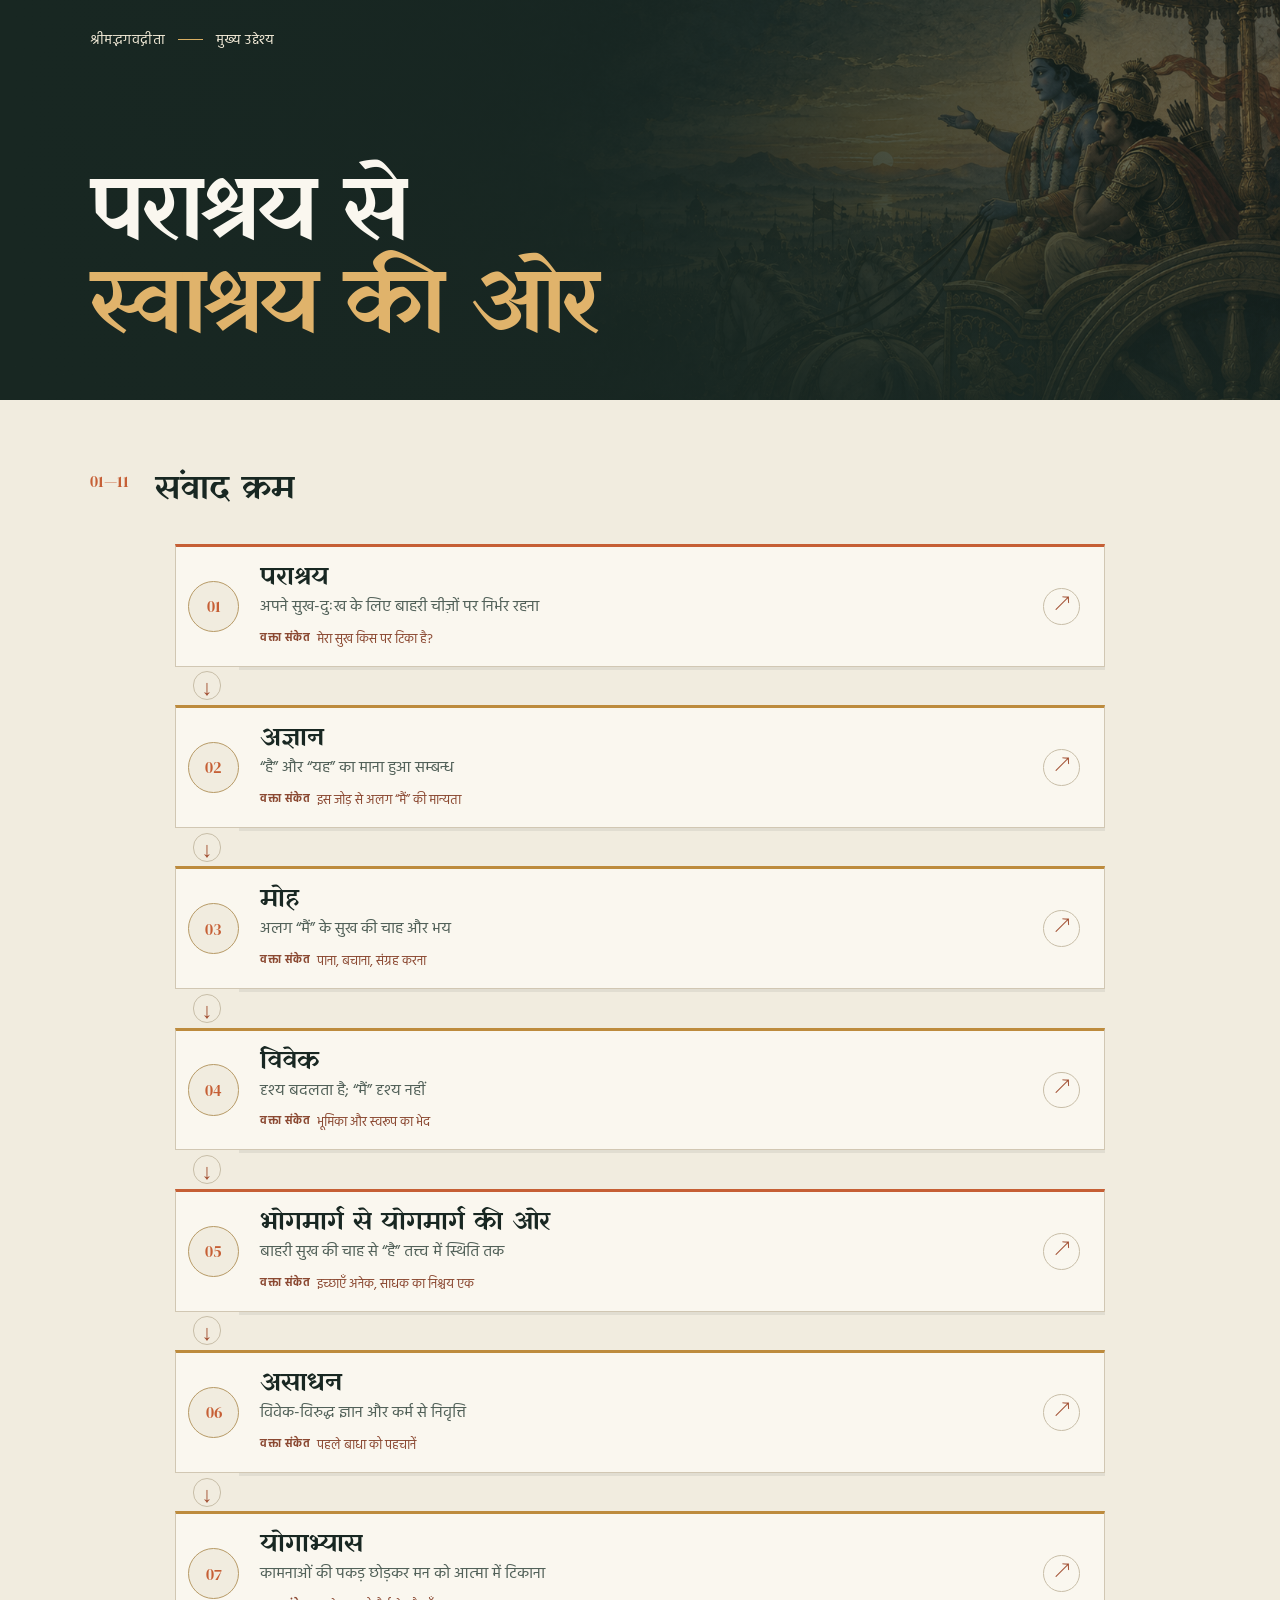
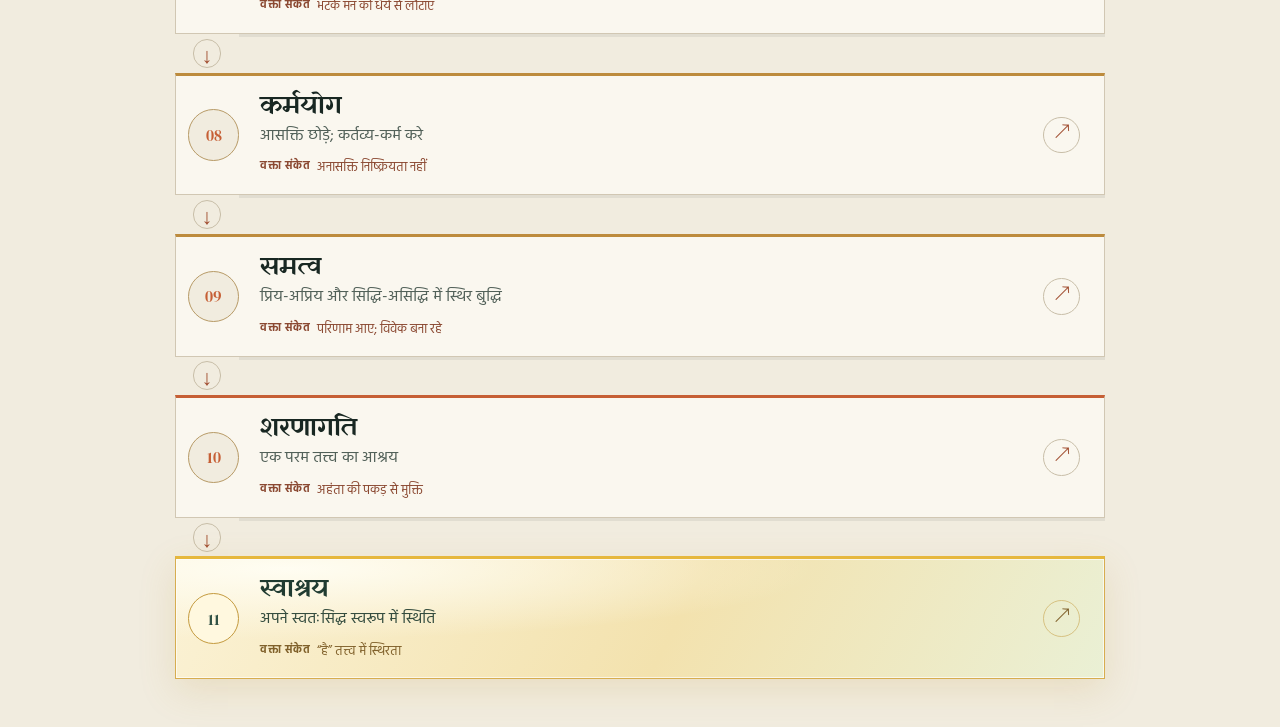
<file: index.html>
<!doctype html>
<html lang="hi">
<head>
  <meta charset="utf-8">
  <meta name="viewport" content="width=device-width,initial-scale=1">
  <meta name="theme-color" content="#182722">
  <title>गीता की विचार-यात्रा · चर्चा कार्ड</title>
  <link rel="stylesheet" href="style.css">
  <link rel="stylesheet" href="design.css">
  <link rel="stylesheet" href="layouts.css">
  <link rel="stylesheet" href="flowchart.css">
  <link rel="stylesheet" href="flowchart-cards.css">
</head>
<body class="map-body cards-body">
  <main class="cards-page">
    <header class="cards-hero">
      <a class="cards-brand" href="index.html">श्रीमद्भगवद्गीता <i></i> मुख्य उद्देश्य</a>
      <h1>पराश्रय से<br><em>स्वाश्रय की ओर</em></h1>
    </header>

    <section class="journey-section" aria-labelledby="journey-heading">
      <div class="journey-heading">
        <span>01—11</span>
        <div><h2 id="journey-heading">संवाद क्रम</h2></div>
      </div>
      <ol id="journeyCards" class="journey-cards" aria-label="पराश्रय से स्वाश्रय तक के विचार-चरण"></ol>
    </section>

  </main>

  <dialog id="stepDialog" class="step-dialog" aria-labelledby="dialogTitle">
    <div class="dialog-head">
      <div><span id="dialogStep" class="dialog-step"></span></div>
      <button id="dialogClose" class="dialog-close" type="button" aria-label="चर्चा बन्द करें">×</button>
    </div>
    <h2 id="dialogTitle"></h2>
    <div id="dialogContent" class="dialog-content"></div>
    <aside id="verseBubble" class="verse-bubble" hidden role="dialog" aria-modal="false" aria-labelledby="verseBubbleTitle">
      <div class="verse-bubble-head">
        <span id="verseBubbleTitle">श्रीमद्भगवद्गीता</span>
        <button id="verseBubbleClose" class="verse-bubble-close" type="button" aria-label="श्लोक बन्द करें">×</button>
      </div>
      <div id="verseBubbleVerses" class="verse-bubble-verses" aria-live="polite"></div>
    </aside>
  </dialog>

  <script>
    const steps = [
      {
        title: 'पराश्रय', idea: 'अपने सुख-दुःख के लिए बाहरी चीज़ों पर निर्भर रहना', cue: 'मेरा सुख किस पर टिका है?', tone: 'origin',
        detail: `<h3>विचार का विस्तार</h3><p>जो दिखाई देता है, वह हमसे भिन्न—“पर”—है। जब हमारा सुख या दुःख किसी दृश्य वस्तु के होने या न होने पर निर्भर होता है, तब हमारा मन उसी पर आश्रित हो जाता है। इसी प्रवृत्ति को <strong>पराश्रय</strong> कहते हैं।</p><p>इसके विपरीत, स्वाश्रय का अर्थ है—बाहरी परिस्थितियाँ बदलें, फिर भी अपने होने और अपने सुख का आधार उन पर न रखना। हमारा “मैं हूँ” किसी बाहरी वस्तु, व्यक्ति या साधन पर निर्भर नहीं है।</p><h3>वक्ता के लिए चर्चा-सूत्र</h3><p>प्रशंसा, स्वीकृति या परिणाम बदलने पर अपनी पहचान डगमगाने का कोई रोज़मर्रा का उदाहरण साझा करें।</p>`
      },
      {
        title: 'अज्ञान', idea: '“है” और “यह” का माना हुआ सम्बन्ध', cue: 'इस जोड़ से अलग “मैं” की मान्यता', tone: 'root',
        detail: `<h3>विचार का विस्तार</h3><p>यहाँ “है” से आशय होनापन / पुरुष से है और “यह” से आशय प्रकृति / दृश्य जगत से। <button class="verse-trigger" type="button" data-verses="13.22">भगवद्गीता के अध्याय 13 के श्लोक 22 में</button> प्रकृति में स्थित पुरुष, गुणों का भोग और गुण-संग आते हैं; <button class="verse-trigger" type="button" data-verses="7.4 7.5">भगवद्गीता के अध्याय 7 के श्लोक 4–5 में</button> अपरा तथा परा प्रकृति का विवेचन है।</p><p>“है” और “यह” के सम्बन्ध से “मैं हूँ”—एक पृथक व्यक्तित्व या जीव-भाव—की पहचान उभरती है। जब यह पहचान बदलती वस्तुओं और भूमिकाओं पर टिक जाती है, तब पराश्रय गहरा होता है।</p><h3>वक्ता के लिए चर्चा-सूत्र</h3><p>कार्यस्थल या विद्यालय की किसी बदलती भूमिका का उदाहरण लें। जब हम उस भूमिका को अपनी पूरी पहचान मान लेते हैं, तो हमारे निर्णयों पर क्या असर पड़ता है?</p>`
      },
      {
        title: 'मोह', idea: 'अलग “मैं” के सुख की चाह और भय', cue: 'पाना, बचाना, संग्रह करना', tone: 'warm',
        detail: `<h3>विचार का विस्तार</h3><p>“मैं जी रहा हूँ” की मान्यता से “मैं सुखपूर्वक जीता रहूँ” जीवन का मुख्य ध्येय बन सकता है। उसी ध्येय की पूर्ति के लिए व्यक्ति कर्म, संग्रह और सुरक्षा की ओर दौड़ता है। सुख को बाहरी उपलब्धियों पर टिकाना मोह और पराश्रय को गहरा करता है।</p><p><button class="verse-trigger" type="button" data-verses="9.12">भगवद्गीता के अध्याय 9 के श्लोक 12 में</button> श्रीकृष्ण ऐसी आशाओं, कर्मों और ज्ञान का उल्लेख करते हैं जो मोहपूर्ण दृष्टि में बँधे हों। <button class="verse-trigger" type="button" data-verses="16.11 16.12 16.13 16.14">भगवद्गीता के अध्याय 16 के श्लोक 11–14 में</button> इस प्रवृत्ति का विस्तार मिलता है: असंख्य चिन्ताएँ, धन-संग्रह की लालसा और कामना-क्रोध से संचालित जीवन। जब सुख को केवल भोग और संग्रह में देखा जाता है, तो इच्छाएँ पूरी होने पर भी नई इच्छाएँ उठती रहती हैं; साथ ही जो पाया है उसे खोने का भय बना रहता है।</p><h3>वक्ता के लिए चर्चा-सूत्र</h3><p>आत्म-परीक्षण के रूप में पूछें: जब अपना सुख ही एकमात्र ध्येय हो, तो खोने का भय और पाने की बेचैनी कैसे बढ़ती है?</p>`
      },
      {
        title: 'विवेक', idea: 'दृश्य बदलता है; “मैं” दृश्य नहीं', cue: 'भूमिका और स्वरूप का भेद', tone: 'light',
        detail: `<h3>विचार का विस्तार</h3><p>एक प्रश्न से शुरू करें: क्या “मैं” को किसी दृश्य वस्तु की तरह देखा जा सकता है? हाथ, मुख और दूसरी दिखाई देने वाली वस्तुएँ “यह” हैं। ये बदलती रहती हैं; बदलते दृश्य को स्थिर अस्तित्व मान लेना भ्रम पैदा करता है।</p><p><button class="verse-trigger" type="button" data-verses="2.16 2.17">भगवद्गीता के अध्याय 2 के श्लोक 16–17 में</button> श्रीकृष्ण बताते हैं कि दृश्य वस्तुएँ बदलती और मिटती रहती हैं, इसलिए उनका अस्तित्व स्थायी नहीं है। इसके विपरीत, जो अविनाशी तत्त्व सबमें व्याप्त है, उसका कभी अभाव नहीं होता। इस विवेक से हमारा ध्यान बदलती वस्तुओं से हटकर उस स्थायी आधार की ओर जाता है।</p><h3>वक्ता के लिए चर्चा-सूत्र</h3><p>पद, आयु, भूमिका या उपलब्धि के बदलने का सहज उदाहरण लें। भूमिका निभाते हुए उसे अपनी सम्पूर्ण, स्थायी पहचान मानने का अनुभव साझा करें।</p>`
      },
      {
        title: 'भोगमार्ग से योगमार्ग की ओर', idea: 'बाहरी सुख की चाह से “है” तत्त्व में स्थिति तक', cue: 'इच्छाएँ अनेक, साधक का निश्चय एक', tone: 'turn',
        detail: `<h3>विचार का विस्तार</h3><p>भोग की दिशा कहती है: “जो नहीं है वह मिल जाए और जो है वह छूटे नहीं।” इसके पीछे जीते रहने की चाह, खोने का भय और अपने सुख-सुरक्षा को बनाए रखने का आग्रह काम करता है।</p><p>योग की दिशा में मन बाहरी वस्तुओं से सुख पाने की दौड़ से मुड़कर अपने वास्तविक आधार की खोज करता है। <button class="verse-trigger" type="button" data-verses="6.23 6.24 6.25">भगवद्गीता के अध्याय 6 के श्लोक 23–25 में</button> योग को दुःख के संयोग से वियोग कहा गया है। आगे, संकल्प से उठने वाली कामनाओं को छोड़कर, दृढ़ निश्चय और धैर्य के साथ मन को धीरे-धीरे आत्मा में स्थिर करने की बात आती है। इस तरह परिवर्तन केवल लक्ष्य का नहीं, मन की दिशा और उसके टिकने के आधार का है।</p><h3>वक्ता के लिए चर्चा-सूत्र</h3><p>एक ही व्यक्ति के निर्णय में भोग और योग—दोनों दिशाओं के प्रयोजन आ सकते हैं। पूछें: कर्म का हेतु केवल अपनी चाह है, या चाह से निवृत्ति और सत्य की खोज भी?</p>`
      },
      {
        title: 'असाधन', idea: 'विवेक-विरुद्ध ज्ञान और कर्म से निवृत्ति', cue: 'पहले बाधा को पहचानें', tone: 'warm',
        detail: `<h3>विचार का विस्तार</h3><p>स्वाश्रय की दिशा में बाधा वे मान्यताएँ और आचरण हैं जो विवेक से मेल नहीं खाते, अर्थात्—जाने हुए असत्य को पकड़े रहना, करने योग्य कर्म से बचना या न करने योग्य कर्म करना।</p><p>बाहरी आधारों से चिपके रहना भी इस दिशा में बाधा है। साधना से मिलने वाली शान्ति या सुख स्वयं नया आकर्षण बन सकता है; इसलिए उसे अहम् की उपलब्धि या अंतिम लक्ष्य न मानें।</p><h3>वक्ता के लिए चर्चा-सूत्र</h3><p>“असाधन” को सत्य-विवेक से मेल न खाने वाली मान्यता और आचरण के रूप में समझाएँ। पूछें: पहले से उचित समझी बात के विरुद्ध चलते समय कौन-सी भीतरी चाह सक्रिय होती है?</p>`
      },
      {
        title: 'योगाभ्यास', idea: 'कामनाओं की पकड़ छोड़कर मन को आत्मा में टिकाना', cue: 'भटके मन को धैर्य से लौटाएँ', tone: 'light',
        detail: `<h3>विचार का विस्तार</h3><p><button class="verse-trigger" type="button" data-verses="6.23 6.24 6.25">भगवद्गीता के अध्याय 6 के श्लोक 23–25 में</button> योग को दुःख के संयोग से वियोग कहा गया है। इसके लिए संकल्प से उठने वाली कामनाओं को छोड़कर, दृढ़ निश्चय के साथ धीरे-धीरे मन को आत्मा में स्थिर करने की शिक्षा दी गई है।</p><p>अभ्यास में मन की भटकन को देखना, उसे उस कामना से हटाना और बार-बार आत्मा की ओर लौटाना शामिल है। यह क्रम धैर्य और बुद्धि से चलता है; एकाग्रता तत्काल नहीं, नियमित लौटने से गहरी होती है।</p><h3>वक्ता के लिए चर्चा-सूत्र</h3><p>धैर्य, बार-बार लौटना और संकल्प से उपजी कामना को देखना केन्द्र में रखें। पूछें: जल्दबाज़ी में मन किस परिणाम पर अटक जाता है?</p>`
      },
      {
        title: 'कर्मयोग', idea: 'आसक्ति छोड़े; कर्तव्य-कर्म करे', cue: 'अनासक्ति निष्क्रियता नहीं', tone: 'warm',
        detail: `<h3>विचार का विस्तार</h3><p><button class="verse-trigger" type="button" data-verses="2.39">भगवद्गीता के अध्याय 2 के श्लोक 39 में</button> श्रीकृष्ण कर्मयोग समझाते हैं कि यह ऐसी दृष्टि है जिसमें मनुष्य कर्म करते हुए भी कर्मबन्धन से मुक्त हो सकता है। <button class="verse-trigger" type="button" data-verses="2.47">भगवद्गीता के अध्याय 2 के श्लोक 47 में</button> वे कर्म करने का अधिकार बताते हैं—फल को ही कर्म का हेतु न बनाएँ और साथ ही अकर्म में भी आसक्त न हों। अर्थात्, कर्म पूरी निष्ठा से करें; फल की लालसा या भय को कर्म की दिशा तय न करने दें। फिर <button class="verse-trigger" type="button" data-verses="2.48">भगवद्गीता के अध्याय 2 के श्लोक 48 में</button> वे आसक्ति छोड़कर कर्म करने और सिद्धि-असिद्धि में समबुद्धि रखने को योग कहते हैं।</p><p>इस दृष्टि में व्यक्ति अपना दायित्व पूरी निष्ठा से निभाता है, परिणाम से सीखता है और सफलता-असफलता को अपनी पहचान या सुख का आधार बनाने के बजाय अगले उचित कर्म में लगता है। इस प्रकार कर्म निजी आग्रह की अपेक्षा व्यापक हित की दिशा में उन्मुख होता है।</p><h3>वक्ता के लिए चर्चा-सूत्र</h3><p>फल की जानकारी और फल पर आसक्ति के अन्तर पर चर्चा करें। किसी काम की योजना बनाते समय अपेक्षित परिणाम और अपने कर्म पर ध्यान कैसे संतुलित रखें?</p>`
      },
      {
        title: 'समत्व', idea: 'प्रिय-अप्रिय और सिद्धि-असिद्धि में स्थिर बुद्धि', cue: 'परिणाम आए; विवेक बना रहे', tone: 'light',
        detail: `<h3>विचार का विस्तार</h3><p>जब हमारा सुख किसी प्रिय परिणाम पर और दुःख किसी अप्रिय परिणाम से बचने पर निर्भर हो, तो मन हर बदलाव के साथ डोलता है। समत्व उस भीतर की स्थिरता है जिसमें प्रिय-अप्रिय की स्थिति बदलने पर भी बुद्धि विवेकपूर्वक देख सकती है। <button class="verse-trigger" type="button" data-verses="5.19 5.20">भगवद्गीता के अध्याय 5 के श्लोक 19–20 में</button> इसी समभाव और स्थिरबुद्धि का वर्णन है।</p><p>इस स्थिरता का सम्बन्ध “मैं ही सब कर रहा हूँ” की मान्यता को देखने से भी है। <button class="verse-trigger" type="button" data-verses="3.27 3.28">भगवद्गीता के अध्याय 3 के श्लोक 27–28 में</button> कर्म प्रकृति के गुणों में होने और अहंकार से मोहित व्यक्ति के स्वयं को कर्ता मानने की बात आती है; <button class="verse-trigger" type="button" data-verses="4.18">अध्याय 4 के श्लोक 18 में</button> कर्म के बीच अकर्म देखने का संकेत है। कर्तापन का आग्रह ढीला पड़ने पर व्यक्ति कर्म में लगा रहता है, पर अपने अस्तित्व को सफलता या असफलता से नहीं बाँधता।</p><h3>वक्ता के लिए चर्चा-सूत्र</h3><p>सफलता और असफलता दोनों के बाद तथ्य देखना, उनसे सीखना और अगला उचित कर्म करना—इसका कार्यस्थल में उपयोगी उदाहरण साझा करें।</p>`
      },
      {
        title: 'शरणागति', idea: 'एक परम तत्त्व का आश्रय', cue: 'अहंता की पकड़ से मुक्ति', tone: 'turn',
        detail: `<h3>विचार का विस्तार</h3><p><button class="verse-trigger" type="button" data-verses="18.65 18.66">भगवद्गीता के अध्याय 18 के श्लोक 65–66 में</button> श्रीकृष्ण अर्जुन से मन को उनमें लगाने, प्रेमपूर्वक उनकी उपासना करने और उन्हें श्रद्धा से प्रणाम करने को कहते हैं। वे अर्जुन को उनसे प्राप्त होने का आश्वासन देते हैं; अगले श्लोक में वे एकमात्र उनकी शरण में आने का आह्वान करते हैं। <strong>शरणागति का केन्द्र परमात्मतत्त्व “है” में दृढ़ निष्ठा और अपनी अहंता की स्वतंत्र सत्ता के आग्रह को छोड़ना है।</strong></p><p>जब सुख की अपेक्षा बदलती पहचान, सम्बन्धों और उपलब्धियों से जुड़ती है, तब मन पराश्रित रहता है। शरणागति में यह अपेक्षा परमात्मतत्त्व की ओर मुड़ती है और अहंता की अलग, स्वतंत्र सत्ता का आग्रह ढीला पड़ता है।</p><h3>वक्ता के लिए चर्चा-सूत्र</h3><p>गीता के “सर्वधर्मान् परित्यज्य” के सन्दर्भ में अहंता और परम तत्त्व के आध्यात्मिक सम्बन्ध पर चर्चा करें।</p>`
      },
      {
        title: 'स्वाश्रय', idea: 'अपने स्वतःसिद्ध स्वरूप में स्थिति', cue: '“है” तत्त्व में स्थिरता', tone: 'destination',
        detail: `<h3>विचार का विस्तार</h3><p>स्वाश्रय की दिशा है—दृश्य जगत के होने या न होने से अपने अस्तित्व का आधार और सुख-दुःख न बाँधना। “मैं हूँ” का स्वतःसिद्ध बोध किसी बाहरी कर्ता या उपकरण पर निर्भर नहीं है।</p><p>इस दिशा की चरम अवस्था अहम्-कृत भाव का पूर्ण त्याग और एक “है” तत्त्व की अखण्ड स्मृति है। <button class="verse-trigger" type="button" data-verses="3.17 3.18">भगवद्गीता के अध्याय 3 के श्लोक 17–18 में</button> ऐसे पुरुष का वर्णन है जो आत्मा में रमण करता है, आत्मा से तृप्त है और आत्मा में ही संतुष्ट रहता है। उसका आनन्द और पूर्णता बाहरी उपलब्धियों से नहीं आती; अपने लिए कुछ पाना या सिद्ध करना शेष नहीं रहता। इसलिए उसके कर्मों के पीछे निजी प्रयोजन की पूर्ति नहीं रहती—यह “है” तत्त्व में स्थिर स्वाश्रय की परिपक्व अवस्था है।</p><h3>वक्ता के लिए चर्चा-सूत्र</h3><p>स्वाश्रय की इस चरम अवस्था और आत्मरत / आत्मतृप्त पुरुष के गीता-वर्णन पर विचार साझा करें।</p>`
      }
    ];

    const verseTexts = {
      '13.22': 'पुरुषः प्रकृतिस्थो हि भुङ्क्ते प्रकृतिजान्गुणान्।\nकारणं गुणसङ्गोऽस्य सदसद्योनिजन्मसु॥',
      '7.4': 'भूमिरापोऽनलो वायुः खं मनो बुद्धिरेव च।\nअहंकार इतीयं मे भिन्ना प्रकृतिरष्टधा॥',
      '7.5': 'अपरेयमितस्त्वन्यां प्रकृतिं विद्धि मे पराम्।\nजीवभूतां महाबाहो ययेदं धार्यते जगत्॥',
      '9.12': 'मोघाशा मोघकर्माणो मोघज्ञाना विचेतसः।\nराक्षसीमासुरीं चैव प्रकृतिं मोहिनीं श्रिताः॥',
      '16.11': 'चिन्तामपरिमेयां च प्रलयान्तामुपाश्रिताः।\nकामोपभोगपरमा एतावदिति निश्चिताः॥',
      '16.12': 'आशापाशशतैर्बद्धाः कामक्रोधपरायणाः।\nईहन्ते कामभोगार्थमन्यायेनार्थसञ्चयान्॥',
      '16.13': 'इदमद्य मया लब्धमिमं प्राप्स्ये मनोरथम्।\nइदमस्तीदमपि मे भविष्यति पुनर्धनम्॥',
      '16.14': 'असौ मया हतः शत्रुर्हनिष्ये चापरानपि।\nईश्वरोऽहमहं भोगी सिद्धोऽहं बलवान्सुखी॥',
      '2.16': 'नासतो विद्यते भावो नाभावो विद्यते सतः।\nउभयोरपि दृष्टोऽन्तस्त्वनयोस्तत्त्वदर्शिभिः॥',
      '2.17': 'अविनाशि तु तद्विद्धि येन सर्वमिदं ततम्।\nविनाशमव्ययस्यास्य न कश्चित्कर्तुमर्हति॥',
      '6.23': 'तं विद्याद् दुःखसंयोगवियोगं योगसंज्ञितम्।\nस निश्चयेन योक्तव्यो योगोऽनिर्विण्णचेतसा॥',
      '6.24': 'सङ्कल्पप्रभवान्कामांस्त्यक्त्वा सर्वानशेषतः।\nमनसैवेन्द्रियग्रामं विनियम्य समन्ततः॥',
      '6.25': 'शनैः शनैरुपरमेद् बुद्ध्या धृतिगृहीतया।\nआत्मसंस्थं मनः कृत्वा न किञ्चिदपि चिन्तयेत्॥',
      '2.39': 'एषा तेऽभिहिता साङ्ख्ये बुद्धिर्योगे त्विमां शृणु।\nबुद्ध्या युक्तो यया पार्थ कर्मबन्धं प्रहास्यसि॥',
      '2.47': 'कर्मण्येवाधिकारस्ते मा फलेषु कदाचन।\nमा कर्मफलहेतुर्भूर्मा ते सङ्गोऽस्त्वकर्मणि॥',
      '2.48': 'योगस्थः कुरु कर्माणि सङ्गं त्यक्त्वा धनञ्जय।\nसिद्ध्यसिद्ध्योः समो भूत्वा समत्वं योग उच्यते॥',
      '5.19': 'इहैव तैर्जितः सर्गो येषां साम्ये स्थितं मनः।\nनिर्दोषं हि समं ब्रह्म तस्माद् ब्रह्मणि ते स्थिताः॥',
      '5.20': 'न प्रहृष्येत्प्रियं प्राप्य नोद्विजेत्प्राप्य चाप्रियम्।\nस्थिरबुद्धिरसम्मूढो ब्रह्मविद् ब्रह्मणि स्थितः॥',
      '3.27': 'प्रकृतेः क्रियमाणानि गुणैः कर्माणि सर्वशः।\nअहङ्कारविमूढात्मा कर्ताहमिति मन्यते॥',
      '3.28': 'तत्त्ववित्तु महाबाहो गुणकर्मविभागयोः।\nगुणा गुणेषु वर्तन्त इति मत्वा न सज्जते॥',
      '4.18': 'कर्मण्यकर्म यः पश्येदकर्मणि च कर्म यः।\nस बुद्धिमान्मनुष्येषु स युक्तः कृत्स्नकर्मकृत्॥',
      '18.65': 'मन्मना भव मद्भक्तो मद्याजी मां नमस्कुरु।\nमामेवैष्यसि सत्यं ते प्रतिजाने प्रियोऽसि मे॥',
      '18.66': 'सर्वधर्मान्परित्यज्य मामेकं शरणं व्रज।\nअहं त्वा सर्वपापेभ्यो मोक्षयिष्यामि मा शुचः॥',
      '3.17': 'यस्त्वात्मरतिरेव स्यादात्मतृप्तश्च मानवः।\nआत्मन्येव च सन्तुष्टस्तस्य कार्यं न विद्यते॥',
      '3.18': 'नैव तस्य कृतेनार्थो नाकृतेनेह कश्चन।\nन चास्य सर्वभूतेषु कश्चिदर्थव्यपाश्रयः॥'
    };

    const list = document.querySelector('#journeyCards');
    list.innerHTML = steps.map((step, i) => `
      <li class="journey-item tone-${step.tone}">
        <button class="path-card" type="button" data-step="${i}" aria-haspopup="dialog" aria-label="${String(i + 1).padStart(2, '0')}: ${step.title}. विस्तृत चर्चा खोलें">
          <span class="card-number">${String(i + 1).padStart(2, '0')}</span>
          <span class="card-copy"><strong>${step.title}</strong><span class="card-idea">${step.idea}</span><span class="card-cue"><b>वक्ता संकेत</b>${step.cue}</span></span>
          <span class="card-open" aria-hidden="true">↗</span>
        </button>
      </li>${i < steps.length - 1 ? '<li class="journey-connector" aria-hidden="true"><span>↓</span></li>' : ''}`).join('');

    const dialog = document.querySelector('#stepDialog');
    const dialogTitle = document.querySelector('#dialogTitle');
    const dialogContent = document.querySelector('#dialogContent');
    const verseBubble = document.querySelector('#verseBubble');
    const verseBubbleVerses = document.querySelector('#verseBubbleVerses');
    const verseBubbleClose = document.querySelector('#verseBubbleClose');
    let lastTrigger = null;
    let lastVerseTrigger = null;

    function closeVerseBubble(returnFocus = true) {
      if (verseBubble.hidden) return;
      verseBubble.hidden = true;
      if (lastVerseTrigger) {
        lastVerseTrigger.setAttribute('aria-expanded', 'false');
        if (returnFocus) lastVerseTrigger.focus();
      }
    }

    function openVerseBubble(trigger) {
      const refs = trigger.dataset.verses.split(/\s+/).filter(ref => verseTexts[ref]);
      verseBubbleVerses.replaceChildren(...refs.map(ref => {
        const [chapter, verse] = ref.split('.');
        const entry = document.createElement('section');
        entry.className = 'verse-entry';
        const label = document.createElement('h3');
        label.textContent = `अध्याय ${chapter} · श्लोक ${verse}`;
        const shloka = document.createElement('p');
        shloka.className = 'verse-shloka';
        shloka.textContent = verseTexts[ref];
        entry.append(label, shloka);
        return entry;
      }));
      if (!refs.length) return;

      if (lastVerseTrigger) lastVerseTrigger.setAttribute('aria-expanded', 'false');
      lastVerseTrigger = trigger;
      lastVerseTrigger.setAttribute('aria-expanded', 'true');
      verseBubble.hidden = false;

      const anchor = trigger.getBoundingClientRect();
      const bubble = verseBubble.getBoundingClientRect();
      const gap = 14;
      let top = anchor.bottom + gap;
      if (top + bubble.height > window.innerHeight - gap) top = anchor.top - bubble.height - gap;
      if (top < gap) top = Math.max(gap, (window.innerHeight - bubble.height) / 2);
      const left = Math.max(gap, Math.min(anchor.left, window.innerWidth - bubble.width - gap));
      verseBubble.style.top = `${top}px`;
      verseBubble.style.left = `${left}px`;
      verseBubbleClose.focus({ preventScroll: true });
    }

    list.addEventListener('click', event => {
      const card = event.target.closest('[data-step]');
      if (!card) return;
      const step = steps[Number(card.dataset.step)];
      if (!step) return;
      lastTrigger = card;
      document.querySelector('#dialogStep').textContent = `${String(Number(card.dataset.step) + 1).padStart(2, '0')} / ${String(steps.length).padStart(2, '0')}`;
      dialogTitle.textContent = step.title;
      dialogContent.innerHTML = step.detail;
      dialogContent.querySelectorAll('.verse-trigger').forEach(trigger => {
        trigger.setAttribute('aria-haspopup', 'dialog');
        trigger.setAttribute('aria-expanded', 'false');
      });
      dialog.showModal();
      document.querySelector('#dialogClose').focus();
    });
    dialogContent.addEventListener('click', event => {
      const trigger = event.target.closest('.verse-trigger');
      if (trigger) {
        event.preventDefault();
        openVerseBubble(trigger);
      } else {
        closeVerseBubble(false);
      }
    });
    dialogContent.addEventListener('scroll', () => closeVerseBubble(false));
    verseBubbleClose.addEventListener('click', () => closeVerseBubble());
    dialog.addEventListener('cancel', event => {
      if (!verseBubble.hidden) {
        event.preventDefault();
        closeVerseBubble();
      }
    });
    document.querySelector('#dialogClose').addEventListener('click', () => dialog.close());
    dialog.addEventListener('click', event => { if (event.target === dialog) dialog.close(); });
    dialog.addEventListener('close', () => { closeVerseBubble(false); if (lastTrigger) lastTrigger.focus(); });
  </script>
</body>
</html>
</file>
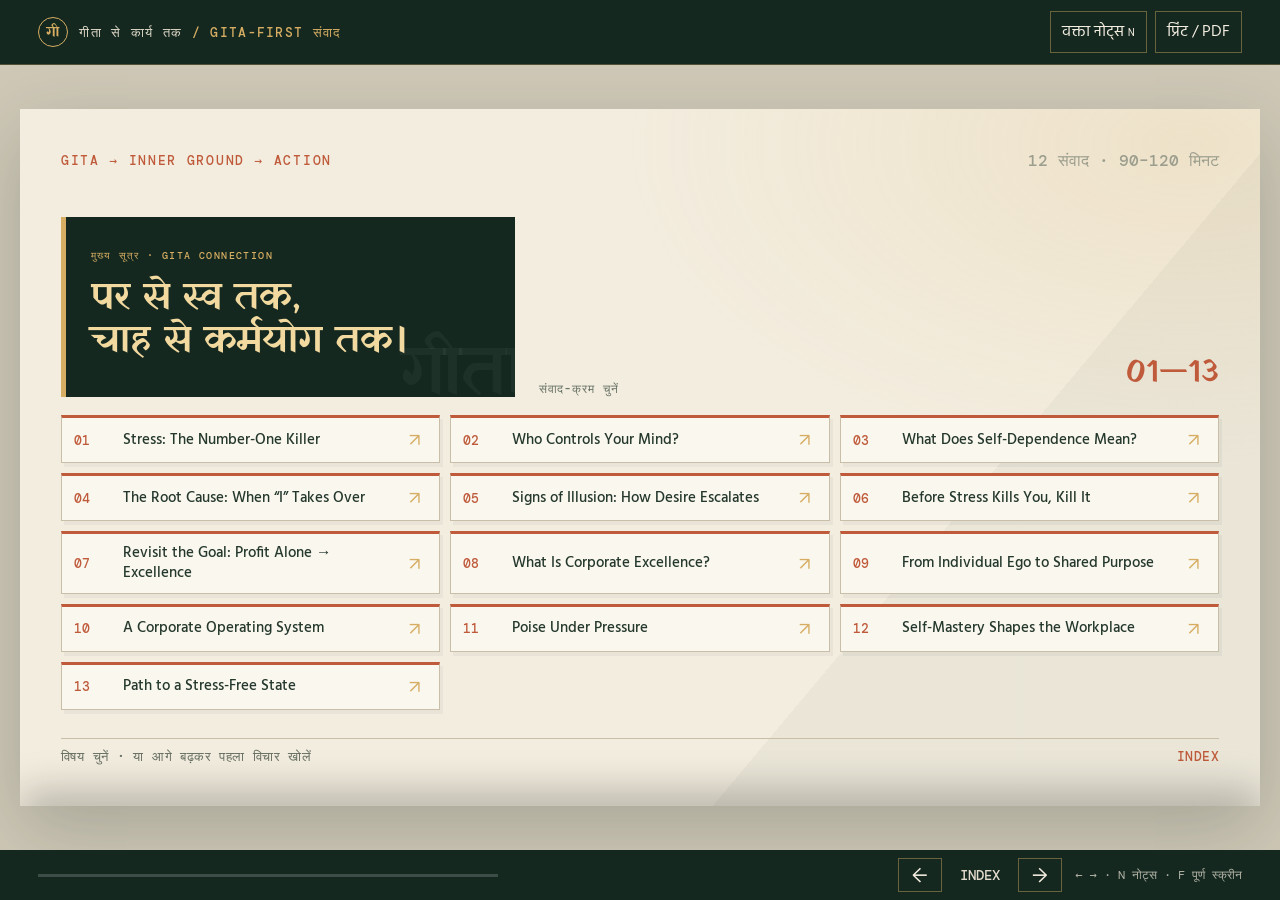
<file: corporate-workshop-gita-first.html>
<!doctype html>
<html lang="hi">
<head>
  <meta charset="utf-8">
  <meta name="viewport" content="width=device-width, initial-scale=1">
  <meta name="theme-color" content="#142820">
  <title>गीता से कार्य तक · Corporate संवाद</title>
  <style>
    @import url('https://fonts.googleapis.com/css2?family=DM+Mono:wght@400;500&family=DM+Sans:wght@400;500;600;700&family=Hind:wght@400;500;600;700&family=Noto+Serif+Devanagari:wght@400;500;600&family=Yatra+One&display=swap');
    :root{--forest:#142820;--forest2:#203b2e;--leaf:#315744;--paper:#f3eddf;--paper2:#e4dac5;--gold:#d6ad62;--rust:#bf5b3b;--ink:#25382c;--muted:#9b9d8d;--line:#c9bea7;--sans:'Hind','Nirmala UI','Mangal',sans-serif;--display:'Yatra One','Nirmala UI',serif;--latin:'DM Sans',sans-serif;--mono:'DM Mono',monospace}
    *{box-sizing:border-box}html,body{margin:0;min-height:100%;font-family:var(--sans);background:#cfc8b7;color:var(--ink)}body{min-height:100dvh;display:grid;grid-template-rows:auto 1fr auto;overflow:hidden}button{font:inherit;color:inherit;cursor:pointer}
    .topbar,.bottombar{display:flex;align-items:center;justify-content:space-between;background:var(--forest);color:var(--paper);padding:11px clamp(14px,3vw,40px);z-index:5}.topbar{border-bottom:1px solid #d6ad6250}.identity{display:flex;align-items:center;gap:11px;font:500 13px var(--mono);letter-spacing:.1em;text-transform:uppercase;color:#ded7c6}.seal{width:30px;height:30px;border:1px solid var(--gold);display:grid;place-items:center;border-radius:50%;color:var(--gold);font:15px var(--display)}.tools{display:flex;gap:8px}.tools button,.nav button{background:transparent;border:1px solid #d6ad6270;color:var(--paper);padding:7px 11px;transition:.2s}.tools button:hover,.nav button:hover{background:#d6ad6220;border-color:var(--gold)}
    main{display:grid;place-items:center;padding:clamp(9px,1.7vw,20px);min-height:0}.deck{width:min(100%,calc((100dvh - 145px)*1.7778));aspect-ratio:16/9;position:relative;background:var(--paper);box-shadow:0 24px 70px #14282035;overflow:hidden;isolation:isolate}.page{position:absolute;inset:0;visibility:hidden;opacity:0;transform:translateX(1.2%);transition:opacity .35s ease,transform .35s ease,visibility .35s;overflow:hidden}.page.current{visibility:visible;opacity:1;transform:none;z-index:1}.directory,.content-slide{height:100%;padding:clamp(22px,3.2vw,46px);display:grid;grid-template-rows:auto 1fr auto;position:relative;background:var(--paper)}.directory:before,.content-slide:before{content:'';position:absolute;z-index:-1;inset:0;pointer-events:none;background:radial-gradient(ellipse at 94% 5%,#d6ad622d,transparent 34%),linear-gradient(130deg,transparent 70%,#203b2e0b 70%)}.content-slide.dark{background:var(--forest);color:var(--paper)}.content-slide.dark:before{background:radial-gradient(ellipse at 90% 8%,#d6ad6220,transparent 36%),linear-gradient(130deg,transparent 65%,#ffffff06 65%)}
    .slide-top{display:flex;align-items:center;justify-content:space-between;gap:14px;position:relative;z-index:1}.eyebrow{font:500 13px var(--mono);letter-spacing:.13em;text-transform:uppercase;color:var(--rust)}.dark .eyebrow{color:var(--gold)}.timing{font:500 16px var(--mono);white-space:nowrap;color:var(--muted)}.dark .timing{color:#c6bda9}.page-content{align-self:center;min-width:0;position:relative;z-index:1}.slide-title{font:400 clamp(40px,5.2vw,74px)/1.08 var(--display);letter-spacing:-.02em;margin:0 0 clamp(16px,2.3vw,30px);max-width:20ch;color:var(--forest)}.dark .slide-title{color:var(--paper)}.slide-title .accent{color:var(--rust)}.dark .slide-title .accent{color:var(--gold)}
    .gita-card{position:relative;overflow:hidden;padding:clamp(22px,3.1vw,44px);background:linear-gradient(130deg,#203b2e,#142820 78%);color:var(--paper);border:1px solid #d6ad6280;border-top:5px solid var(--gold);box-shadow:0 22px 55px #14282020;min-height:clamp(250px,31vh,360px)}.gita-card:after{content:attr(data-number);position:absolute;right:2%;bottom:-22%;font:clamp(150px,25vw,340px)/1 var(--display);color:#f3eddf0a;pointer-events:none}.gita-kicker{position:relative;z-index:1;display:flex;align-items:center;gap:10px;margin-bottom:clamp(12px,2vw,22px);font:500 13px var(--mono);letter-spacing:.16em;text-transform:uppercase;color:var(--gold)}.gita-kicker:before{content:'';width:27px;height:1px;background:var(--gold)}.gita-heading{position:relative;z-index:1;margin:0 0 11px;font:400 clamp(28px,3.5vw,48px)/1.15 var(--display);color:#f0d69e}.gita-copy{position:relative;z-index:1;max-width:70ch;margin:0;color:#f4efe2;font:400 clamp(19px,2vw,27px)/1.55 'Noto Serif Devanagari','Nirmala UI',serif}.verse-list{position:relative;z-index:1;display:flex;flex-wrap:wrap;gap:8px;margin-top:clamp(15px,2vw,24px)}.verse-button{border:1px solid #d6ad6280;background:#14282070;color:#f1d99f;padding:7px 11px;font:500 14px var(--sans);text-decoration:underline;text-underline-offset:3px}.verse-button:hover{background:var(--gold);color:var(--forest)}.gita-question{position:relative;z-index:1;margin:clamp(14px,2vw,22px) 0 0;padding-top:12px;border-top:1px solid #ffffff38;color:var(--gold);font:600 clamp(18px,1.9vw,25px)/1.4 var(--sans)}
    .lens-trigger{display:flex;align-items:center;gap:12px;margin:14px 0 0;padding:9px 0;border:0;background:transparent;color:var(--rust);font:600 17px var(--sans);text-align:left}.lens-trigger .plus{width:28px;height:28px;display:grid;place-items:center;border:1px solid currentColor;border-radius:50%;font:18px var(--latin);transition:transform .22s,background .22s}.lens-trigger:hover .plus{transform:rotate(45deg);background:#bf5b3b12}.dark .lens-trigger{color:var(--gold)}.lens-trigger[aria-expanded="true"] .plus{transform:rotate(45deg)}.corporate-lens{margin-top:4px;padding:clamp(15px,2vw,25px);background:#f8f3e7;border:1px solid var(--line);border-left:5px solid var(--rust);box-shadow:0 12px 28px #14282012;animation:reveal .28s ease both}.dark .corporate-lens{background:#203b2e;border-color:#d6ad6270;border-left-color:var(--gold);color:var(--paper)}.corporate-lens[hidden]{display:none}.lens-heading{margin:0 0 10px;font:500 12px var(--mono);letter-spacing:.14em;text-transform:uppercase;color:var(--rust)}.dark .lens-heading{color:var(--gold)}.lens-points{display:grid;grid-template-columns:repeat(3,1fr);gap:16px}.lens-point{display:grid;grid-template-columns:24px 1fr;gap:8px;align-items:start}.lens-point b{font:500 13px var(--mono);color:var(--rust);padding-top:3px}.dark .lens-point b{color:var(--gold)}.lens-point p{margin:0;font:500 clamp(16px,1.45vw,20px)/1.45 var(--latin);color:var(--ink)}.lens-point small{display:block;margin-top:3px;font:400 clamp(14px,1.2vw,17px)/1.45 var(--sans);color:#596258}.dark .lens-point p{color:var(--paper)}.dark .lens-point small{color:#d1d1c5}.footer{position:relative;z-index:1;display:flex;justify-content:space-between;align-items:end;gap:16px;border-top:1px solid var(--line);padding-top:9px;color:#666f62;font:500 13px var(--mono);letter-spacing:.03em}.dark .footer{border-color:#ffffff38;color:#c1bdaf}.footer strong{color:var(--rust);font-weight:500}.dark .footer strong{color:var(--gold)}
    .index-top{display:grid;grid-template-columns:minmax(280px,.8fr) minmax(0,1.2fr);align-items:stretch;gap:clamp(14px,2vw,24px);margin:clamp(10px,1.6vw,18px) 0}.index-hero{padding:clamp(16px,2vw,25px);background:var(--forest);color:var(--paper);border-left:5px solid var(--gold);position:relative;overflow:hidden}.index-hero:after{content:'गीता';position:absolute;right:-10px;bottom:-28px;font:70px var(--display);color:#ffffff0b}.index-hero .kicker{font:500 10px var(--mono);letter-spacing:.14em;color:var(--gold);text-transform:uppercase}.index-hero h1{font:400 clamp(25px,3vw,40px)/1.12 var(--display);margin:9px 0;color:#f1d99f}.index-hero p{font:400 clamp(15px,1.35vw,18px)/1.4 var(--sans);margin:0;max-width:55ch;color:#e8e4d8}.index-meta{align-self:end;display:flex;justify-content:space-between;gap:12px;align-items:end;color:#687367;font:500 12px var(--mono);letter-spacing:.08em;text-transform:uppercase}.index-meta strong{font:400 clamp(20px,2.5vw,32px) var(--display);color:var(--rust);letter-spacing:0}.index-grid{display:grid;grid-template-columns:repeat(3,minmax(0,1fr));gap:10px;align-content:stretch;min-height:0}.index-card{position:relative;display:grid;grid-template-columns:39px 1fr 18px;align-items:center;gap:10px;text-align:left;padding:10px 12px;background:#faf7ef;border:1px solid var(--line);border-top:3px solid var(--rust);box-shadow:3px 4px 0 #203b2e0c;transition:transform .18s,box-shadow .18s,border-color .18s;min-width:0}.index-card:hover,.index-card:focus-visible{transform:translateY(-3px);border-color:var(--gold);box-shadow:4px 7px 0 #203b2e19;outline:none}.index-no{font:500 13px var(--mono);color:var(--rust)}.index-title{font:500 clamp(14px,1.2vw,17px)/1.25 var(--sans);color:var(--ink)}.index-arrow{font:18px var(--latin);color:var(--gold)}.index-card:focus-visible{outline:2px solid var(--rust);outline-offset:2px}
    .bottombar{padding-top:8px;padding-bottom:8px;gap:14px}.progress{height:3px;background:#ffffff2b;flex:1;max-width:460px}.progress b{display:block;height:100%;width:0;background:var(--gold);transition:width .3s}.nav{display:flex;align-items:center;gap:8px}.nav button{font:20px var(--latin);padding:3px 13px}.count{font:500 14px var(--mono);color:#e3dccd;min-width:60px;text-align:center}.keys{font:12px var(--mono);color:#b4b4a6;margin-left:5px}.notes{position:absolute;z-index:6;left:0;right:0;bottom:0;max-height:42%;overflow:auto;background:#fbf7eb;color:var(--forest);padding:17px 23px 21px;border-top:4px solid var(--gold);box-shadow:0 -15px 40px #0004;transform:translateY(105%);transition:transform .28s ease}.notes.open{transform:none}.notes h3{font:400 22px var(--display);margin:0 0 7px}.notes p{font:400 15px/1.5 var(--sans);margin:6px 0;max-width:100ch}.notes .ask{color:var(--rust);font-weight:600}
    dialog{max-width:min(600px,calc(100vw - 30px));border:1px solid var(--gold);border-top:5px solid var(--rust);background:var(--paper);color:var(--forest);padding:24px 28px;box-shadow:0 22px 70px #0007}dialog::backdrop{background:#0a1510c7}dialog h2{font:400 26px var(--display);margin:0 0 4px}dialog .ref{font:12px var(--mono);color:var(--rust)}dialog p{font:23px/1.9 var(--sans);margin:18px 0;white-space:pre-line}dialog button{float:right;border:1px solid var(--forest);background:var(--forest);color:var(--paper);padding:8px 16px}
    @keyframes reveal{from{opacity:0;transform:translateY(-7px)}to{opacity:1;transform:none}}
    @media(max-width:900px){.index-grid{grid-template-columns:repeat(2,minmax(0,1fr))}.index-top{grid-template-columns:1fr 1fr}}
    @media(max-width:700px){body{overflow:auto;min-height:100dvh}.topbar{padding:7px 11px}.identity{font-size:10px;gap:7px}.seal{width:25px;height:25px}.tools button{font-size:11px;padding:5px 7px}.tools button:nth-child(2){display:none}main{padding:8px}.deck{width:100%;aspect-ratio:auto;min-height:calc(100dvh - 100px)}.directory,.content-slide{height:auto;min-height:calc(100dvh - 130px);padding:20px 16px 17px;grid-template-rows:auto 1fr auto}.content-slide{overflow-y:auto}.slide-top{align-items:flex-start}.eyebrow{font-size:10px}.timing{font-size:11px}.index-top{grid-template-columns:1fr;gap:9px;margin:10px 0}.index-hero{padding:15px}.index-hero h1{font-size:29px}.index-meta{display:none}.index-grid{grid-template-columns:1fr;gap:7px}.index-card{padding:9px 11px;grid-template-columns:35px 1fr 18px}.index-title{font-size:16px}.slide-title{font-size:clamp(35px,9vw,48px);margin-bottom:13px}.gita-card{padding:18px;min-height:0}.gita-kicker{font-size:10px;margin-bottom:11px}.gita-heading{font-size:29px}.gita-copy{font-size:18px;line-height:1.5}.gita-question{font-size:17px}.verse-button{font-size:13px;padding:6px 8px}.lens-trigger{font-size:16px;margin-top:9px}.corporate-lens{padding:14px}.lens-points{grid-template-columns:1fr;gap:10px}.lens-point p{font-size:16px}.lens-point small{font-size:15px}.footer{font-size:10px;flex-wrap:wrap}.bottombar{padding:7px 9px}.count{font-size:12px}.keys{display:none}.notes{max-height:54%;padding:14px}.notes p{font-size:13px}.content-slide:after{font-size:150px}}
    @media(prefers-reduced-motion:reduce){*,*:before,*:after{transition:none!important;animation:none!important;scroll-behavior:auto!important}}
    @media print{html,body{display:block;background:#fff;overflow:visible}.topbar,.bottombar,.notes,dialog,.lens-trigger{display:none!important}main{display:block;padding:0}.deck{width:auto;aspect-ratio:auto;box-shadow:none;overflow:visible}.page,.page.current{position:relative;visibility:visible;opacity:1;transform:none;width:100vw;height:56.25vw;page-break-after:always;break-after:page;-webkit-print-color-adjust:exact;print-color-adjust:exact}.content-slide .corporate-lens[hidden]{display:block!important}.page:last-child{page-break-after:auto}}
    .directory.page,.content-slide.page{position:absolute;inset:0}
  </style>
</head>
<body>
  <header class="topbar"><div class="identity"><span class="seal">गी</span><span>गीता से कार्य तक <span style="color:var(--gold)">/ Gita-first संवाद</span></span></div><div class="tools"><button id="notesToggle" aria-expanded="false">वक्ता नोट्स <span style="font:11px var(--mono)">N</span></button><button onclick="window.print()">प्रिंट / PDF</button></div></header>
  <main><div class="deck" id="deck" aria-live="polite">
    <section class="page directory current" id="directory" aria-label="विषय सूची">
      <div class="slide-top"><span class="eyebrow">GITA → INNER GROUND → ACTION</span><span class="timing">12 संवाद · 90–120 मिनट</span></div>
      <div class="page-content">
        <div class="index-top"><article class="index-hero"><span class="kicker">मुख्य सूत्र · GITA CONNECTION</span><h1>पर से स्व तक,<br>चाह से कर्मयोग तक।</h1></article><div class="index-meta"><span>संवाद-क्रम चुनें</span><strong>01—13</strong></div></div>
        <nav class="index-grid" id="indexGrid" aria-label="स्लाइड विषय"></nav>
      </div>
      <div class="footer"><span>विषय चुनें · या आगे बढ़कर पहला विचार खोलें</span><strong>INDEX</strong></div>
    </section>
    <div id="slides"></div>
    <aside id="notesPanel" class="notes" aria-live="polite"></aside>
  </div></main>
  <footer class="bottombar"><div class="progress" aria-label="प्रस्तुति प्रगति"><b id="progressFill"></b></div><div class="nav"><button id="prev" aria-label="पिछली स्लाइड">←</button><span class="count" id="count">INDEX</span><button id="next" aria-label="अगली स्लाइड">→</button><span class="keys">← → · N नोट्स · F पूर्ण स्क्रीन</span></div></footer>
  <dialog id="verseDialog"><h2>भगवद्गीता</h2><div class="ref" id="verseRef"></div><p id="verseText"></p><button id="closeVerse">बंद करें</button></dialog>
  <script>
    (()=>{
      const slides=[
        {title:'Stress: The Number-One Killer',tag:'पराश्रय से स्वाश्रय',gita:'अपेक्षा और वास्तविकता का अंतर',text:'जो चाहते हैं वह न हो, या जो हो रहा है वह हमारी चाह के विपरीत हो—तब मन व्याकुल होता है। जब सुख-दुःख किसी दृश्य वस्तु के होने या न होने पर निर्भर हों, मन उसी “पर” पर आश्रित हो जाता है।',refs:[],question:'मेरे सुख का आधार अभी किस बाहरी परिणाम पर टिका है?',lensTitle:'Corporate Lens · चर्चा खोलें',points:[['A','Name the stress.','What you want does not happen.'],['B','Notice the mismatch.','What happens is not what you want.'],['C','Find the dependence.','Praise, target, position or another person?']],notes:'तनाव को अपेक्षा और वास्तविकता के अंतर से जोड़ें। 2–3 लोगों से कार्यस्थल का उदाहरण लें। बोर्ड पर दो हिस्से बनाएं: “मेरे कर्म-क्षेत्र में” और “मेरे नियंत्रण से बाहर।” साझा करना संक्षिप्त और स्वैच्छिक रखें।',mins:7},
        {title:'Who Controls Your Mind?',tag:'पराश्रितता की पहचान',gita:'सुख अथवा दुःख का आधार “पर” पर टिकना',text:'बाजार, पद, प्रशंसा, लक्ष्य या किसी दूसरे का व्यवहार—जब इनमें से कोई हमारी भीतरी स्थिरता का आधार बनता है, उसके बदलते ही मन डोलता है। पहले देखना है: मेरा मन किस बाहरी बात पर निर्भर हो गया है?',refs:['13.22'],question:'अगर बाहरी स्थितियाँ रोज बदलें, तो उनसे बँधा मन कितना स्थिर रहेगा?',lensTitle:'Corporate Lens · बाहरी सूची',points:[['A','Market and targets.','Which outcomes are only partly in our control?'],['B','Appraisal and recognition.','Does praise decide whether work feels worthwhile?'],['C','Other people’s behaviour.','What can still be chosen when it changes?']],notes:'बोर्ड पर बाजार, लक्ष्य, पद, प्रशंसा और ग्राहक-प्रतिक्रिया लिखें। पूछें कि क्या पूरी तरह नियंत्रण में है और क्या केवल प्रभावित किया जा सकता है। “दूसरा” कोई एक व्यक्ति नहीं; कोई भी बाहरी वस्तु या परिस्थिति हो सकती है जिस पर सुख-दुःख टिक जाए।',mins:7},
        {title:'What Does Self-Dependence Mean?',tag:'स्वाश्रय',gita:'“मैं हूँ” का बोध बाहरी परिणाम पर निर्भर नहीं',text:'बाहरी परिस्थितियाँ और भूमिकाएँ बदलती रहती हैं। स्वाश्रय का संकेत है कि अपने होने का आधार पद, प्रशंसा या परिणाम से न बाँधें। इसका अर्थ अकेले काम करना नहीं; सहयोग के बीच भी भीतर का आधार पहचानना है।',refs:['3.17','3.18'],question:'क्या पद या उपलब्धि के बिना भी “मैं हूँ” का बोध रहता है?',lensTitle:'Corporate Lens · आत्म-परीक्षण',points:[['A','Notice one habit.','Where do I wait for external validation?'],['B','Separate work from worth.','A result evaluates an outcome, not the whole self.'],['C','Practice interdependence.','Collaborate without outsourcing self-worth.']],notes:'दो मिनट का मौन लेखन दें: किस काम में मैं केवल प्रशंसा मिलने पर सफल महसूस करता/करती हूँ? साझा करना वैकल्पिक है। स्वाश्रय को अलगाव या सहयोग-विरोध के रूप में न रखें। गीता 3.17–18 के आत्मरत और आत्मतृप्त व्यक्ति के चित्र को बाहरी उपलब्धि से स्वतंत्र आधार के संकेत की तरह जोड़ें।',mins:8},
        {title:'The Root Cause: When “I” Takes Over',tag:'अहं और मोह',gita:'बदलती भूमिका को ही “मैं” मान लेने की उलझन',text:'जब भूमिका, विचार या उपलब्धि को ही अपना सम्पूर्ण स्वरूप मान लिया जाता है, तब उनसे जुड़ी चाह और भय मन को बाँधते हैं। असहमति भी अपने अस्तित्व पर चोट जैसी लग सकती है; यहीं से मानसिक दबाव बढ़ता है।',refs:['13.22','9.12'],question:'टकराव विचार पर है—या “मेरी बात को चुनौती कैसे दी?” पर?',lensTitle:'Corporate Lens · अहं की पहचान',points:[['A','“My proposal must win.”','A disagreement starts to feel personal.'],['B','“I deserve this.”','Expectation can turn into entitlement.'],['C','Ask what is being defended.','The task—or an image of the self?']],notes:'पूछें कि तकनीकी असहमति कब व्यक्तिगत अपमान बन जाती है। “EGO = Expectation Greater than Outcome” लिखें तो इसे केवल स्मरण-सूत्र कहें, शब्द की वास्तविक व्युत्पत्ति नहीं। गीता 13.22 में प्रकृति में स्थित पुरुष और गुण-संग का प्रसंग है; हर पेशेवर मतभेद को आध्यात्मिक दोष न कहें।',mins:8},
        {title:'Signs of Illusion: How Desire Escalates',tag:'अध्याय 16 · श्लोक 11–14',gita:'चिंता → आशा के बंधन → अनुचित संचय → अहं की घोषणा',text:'इन श्लोकों में अंतहीन चिंता और भोग-लालसा, आशाओं के बंधन, काम-क्रोध से प्रेरित अनुचित संचय, “आज यह पाया—आगे और पाऊँगा” और “मैं ही समर्थ हूँ” की घोषणा क्रम से सामने आती है।',refs:['16.11','16.12','16.13','16.14'],question:'अधिक पाने की चाह कब चिंता और दूसरों के प्रति विरोध में बदलने लगती है?',lensTitle:'Corporate Lens · लक्ष्य का दबाव',points:[['A','“I want more.”','Every milestone becomes the next baseline.'],['B','“I want it at any cost.”','Short-term gains begin to excuse compromised means.'],['C','“Whoever blocks me is the problem.”','Challenge turns personal; hostility grows.']],notes:'चार श्लोकों को एक बढ़ती प्रवृत्ति की तरह खोलें: चिंता का अंत न होना, भोग को सर्वोच्च मानना, आशाओं से बँधना और अनुचित साधनों से संचय, फिर शक्ति-विजय का अहंकारी दावा। काल्पनिक कार्यस्थलीय उदाहरण लें—तिमाही लक्ष्य के लिए गुणवत्ता घटाने का दबाव। वास्तविक कंपनी पर तथ्यात्मक दावा न करें।',mins:10},
        {title:'Before Stress Kills You, Kill It',tag:'मोह-नाश',gita:'चाह के खिंचाव से अपने वास्तविक आधार की ओर',text:'तनाव से निपटने की दिशा परिस्थिति से भागना नहीं, बल्कि उस मोह को पहचानना है जो पहचान और सुख को बाहरी परिणाम से बाँध देता है। चाह के खिंचाव से हटकर अपने वास्तविक आधार में ठहरें और फिर उचित कर्म चुनें।',refs:['6.23','6.24','6.25'],question:'वास्तविक अमंगल क्या है—और केवल आशंका क्या?',lensTitle:'Corporate Lens · तथ्य और अगला कदम',points:[['A','Name the fear.','What are you afraid a setback will mean?'],['B','Separate fact from imagined verdict.','What is operational risk; what is fear of judgment?'],['C','Choose the next sound action.','Let clarity—not panic—select the means.']],notes:'प्रतिभागियों से कार्य-संबंधी आशंका पर सोचने को कहें; साझा करना वैकल्पिक हो। “डर वास्तविक नहीं” न कहें। पूछें: ठोस परिचालन जोखिम क्या है? कहाँ अपनी छवि या दूसरों की राय का भय जुड़ा है? अगला कदम क्या है? गीता 6.23–25 दुःख-संयोग से वियोग, संकल्पजन्य कामनाओं का त्याग और धैर्यपूर्वक मन को आत्मा में स्थिर करने की दिशा देते हैं।',mins:8},
        {title:'Revisit the Goal: Profit Alone → Excellence',tag:'उद्देश्य की दिशा',gita:'निजी आग्रह से आगे, उचित और उत्कृष्ट कर्म',text:'जब लक्ष्य केवल भोग, संग्रह और सुरक्षा बन जाए, तो सुख परिणाम पर टिक जाता है; परिणाम अनिश्चित होने से चिंता बढ़ती है। कर्मयोग की दिशा में लक्ष्य व्यापक होता है: निजी आग्रह से आगे, उचित और उत्कृष्ट कर्म की ओर।',refs:['2.47','2.50'],question:'टीम का श्रेष्ठ काम किस लक्ष्य को सीधे आगे बढ़ा सकता है?',lensTitle:'Corporate Lens · लक्ष्य को व्यापक करें',points:[['A','Profit matters.','But market and external forces affect the number.'],['B','Focus on what the team can shape.','Quality, process, relationships and learning.'],['C','Widen the purpose.','From a short-term number to durable excellence.']],notes:'लाभ को खारिज न करें। पूछें कि केवल तिमाही लाभ लक्ष्य बनाने से कौन-सा मानसिक दबाव बनता है। टीम किन कर्मों—गुणवत्ता, ग्राहक-समाधान, सीखने—को सीधे प्रभावित कर सकती है? “उत्कृष्टता होगी तो लाभ अपने-आप आएगा” को तथ्य या गारंटी की तरह न रखें।',mins:8},
        {title:'What Is Corporate Excellence?',tag:'कर्म में कौशल',gita:'गुणवत्ता के साथ सीखना और निरंतर सुधार',text:'उत्कृष्टता केवल टिकाऊ उत्पाद नहीं; बदलती ज़रूरत को समझना, उपयोगी समाधान बनाना और गुणवत्ता बचाते हुए नवाचार करते रहना भी है। कर्मयोग कर्म को कौशल और समबुद्धि से करने की दिशा देता है।',refs:['2.50'],question:'किस समस्या का समाधान है—और अगली आवश्यकता क्या हो सकती है?',lensTitle:'Corporate Lens · उत्कृष्टता के आयाम',points:[['A','Build quality into the work.','Product, service and process standards.'],['B','Keep adapting and innovating.','Good quality without renewal can stagnate.'],['C','Include people and environment.','Relationships and responsibility matter.']],notes:'दो काल्पनिक स्थितियाँ दें: अच्छा उत्पाद लेकिन ग्राहक की बदलती जरूरत अनदेखी; या लक्ष्य के लिए गुणवत्ता में कटौती। समूह से दीर्घकालिक जोखिम पूछें। उत्कृष्टता में गुणवत्ता, नवाचार, पर्यावरण-जिम्मेदारी और कर्मचारी-संबंध शामिल करें।',mins:10},
        {title:'From Individual Ego to Shared Purpose',tag:'कर्मयोग · व्यापक हित',gita:'निजी फल से आगे साझा उद्देश्य की सेवा',text:'गीता कर्म को केवल निजी फल के लिए न करने की दिशा देती है। संगठन में इसका प्रयोग साझा उद्देश्य की सेवा के रूप में हो सकता है—और संस्था की जिम्मेदारी है कि वह उचित कार्य-परिवेश और सहयोग दे।',refs:['4.18'],question:'“मैं साझा काम में क्या जोड़ सकता हूँ?”',lensTitle:'Corporate Lens · विभाग से आगे',points:[['A','Where does “my department” win?','Even when the wider organization loses.'],['B','What does the shared goal need?','Bring expertise together across teams.'],['C','Balance contribution and support.','What can I offer—and what must the company enable?']],notes:'जोड़ी में तीन मिनट दें: कोई उदाहरण जहाँ विभागीय लक्ष्य व्यापक उद्देश्य से टकरा सकता है। “Corporate ego” को संगठनात्मक रूपक कहें, शास्त्रीय शब्द नहीं। योगदान को एकतरफा कर्मचारी-त्याग न बनाएं; संस्था का सहयोगी वातावरण भी आवश्यक है।',mins:10},
        {title:'A Corporate Operating System',tag:'विवेक से उचित कर्म',gita:'तथ्य देखना, भेद करना, उचित कदम चुनना',text:'विवेक बदलते और टिकाऊ, उचित और अनुचित का भेद देखने में मदद करता है। ज्ञात असत्य को पकड़े रहना, करने योग्य कर्म से बचना या अनुचित कर्म करना मन और काम दोनों को उलझाता है।',refs:['2.16','2.17','2.47'],question:'तथ्य क्या है, उचित विकल्प क्या है, अगला कर्म क्या है?',lensTitle:'Corporate Lens · निर्णय चक्र',points:[['A','Pause before reacting.','What is verified, and what is assumed?'],['B','Choose means that stand scrutiny.','No falsification, under-billing or hidden quality cuts.'],['C','Align knowledge and action.','Make the next step clear and ethical.']],notes:'बोर्ड पर चक्र बनाएँ: अल्पकालिक समझौता → छिपाना → बढ़ता तनाव → नैतिक संकट। इसे संभावित जोखिम रखें, नियत परिणाम नहीं। प्रतिभागियों से पूछें कि निर्णय से पहले कौन-से तथ्य, नियम और हितधारक देखने चाहिए।',mins:9},
        {title:'Poise Under Pressure',tag:'समत्वं योग उच्यते',gita:'सफलता-असफलता में संतुलन, ताकि उचित कर्म दिखे',text:'समत्व का अर्थ परिस्थिति को महत्वहीन मानना नहीं। सफलता या असफलता में मन को इतना संतुलित रखना कि तथ्य दिखें, विवेक बना रहे और अगला उचित कर्म चुना जा सके।',refs:['5.19','5.20'],question:'कौन-सी प्रतिक्रिया समाधान के रास्ते खोलती है?',lensTitle:'Corporate Lens · संकट अभ्यास',points:[['A','Project fails before launch.','What are the verified facts?'],['B','Assess before reacting.','What resources and choices remain?'],['C','Respond without a cover-up.','Communicate, prioritize and deploy help.']],notes:'स्थिति रखें: लॉन्च से 24 घंटे पहले परियोजना विफल। घबराहट/दोषारोपण की प्रतिक्रिया और वस्तुनिष्ठ आकलन/स्पष्ट सूचना की प्रतिक्रिया की तुलना करें। समत्व को निष्क्रियता न कहें; यह दबाव में निर्णय-क्षमता बनाए रखने का आधार है।',mins:10},
        {title:'Self-Mastery Shapes the Workplace',tag:'आत्म-आधार से कर्म',gita:'आत्मरत और आत्मतृप्त: भीतर से पूर्ण',text:'गीता ऐसे व्यक्ति की बात करती है जो अपने भीतर संतुष्टि का आधार पाता है; उसे अपनी सार्थकता हर बाहरी उपलब्धि से प्रमाणित नहीं करनी पड़ती। भीतर के इस आधार से व्यक्ति साझा काम में अधिक स्पष्टता, समत्व और निष्ठा के साथ योगदान दे सकता है।',refs:['3.17','3.18','4.18'],question:'अपने अगले निर्णय में कौन-सा एक व्यवहार बदल सकता हूँ?',lensTitle:'Corporate Lens · एक संकल्प',points:[['A','One reaction to change.','Where will I pause before responding?'],['B','One standard to protect.','Quality, honesty or respect under pressure.'],['C','One action this week.','Write a first step and a check-in date.']],notes:'हर प्रतिभागी से छोटा, देखने योग्य संकल्प लिखवाएँ—जैसे आलोचना पर जवाब देने से पहले तथ्य जाँचना या लक्ष्य-दबाव में गुणवत्ता जोखिम स्पष्ट करना। साझा करना वैकल्पिक रखें। इसके बाद खुला प्रश्नोत्तर लें।',mins:8},
        {title:'Path to a Stress-Free State',tag:'चुप-साधन · सहज विश्राम',gita:'भीतर का ऐसा आधार, जिसे कोई भी बाह्य परिस्थिति डिगा न सके',text:'तनाव-मुक्ति का मार्ग केवल बाहरी परिस्थितियों को बदलना नहीं, भीतर स्थिरता पाना भी है। चुप-साधन में बाहर और भीतर के आग्रह शांत होते हैं—उठते विचारों को न अपना मानना, न उनसे लड़ना; उनसे संबंध न जोड़ते हुए तटस्थ रहना। धीरे-धीरे मन अपने भीतर स्थिर होता है और इस विराम में स्वाभाविक विश्राम पाता है।',refs:['6.22','6.25'],question:'क्या मैं कुछ क्षण रुककर विचार को देख सकता हूँ—बिना उससे चिपके या उसे दबाए?',lensTitle:'Corporate Lens · विराम से स्पष्टता',points:[['A','Pause before reacting.','Take a moment to notice what is happening within.'],['B','Let thoughts pass.','A thought or fear need not become an instruction.'],['C','Return to the work.','Choose the next appropriate action with clarity.']],notes:'“चुप-साधन” को विचारों को जबरन रोकना न कहें। मूल भाव है—बाहर-भीतर से चुप होना, उठते संकल्पों से अपना संबंध न जोड़ना, न उनसे लड़ना और न उनके साथ बहना। प्रतिभागियों को 20–30 सेकंड का मौन दें; फिर पूछें कि प्रतिक्रिया देने से पहले एक छोटा विराम निर्णय को कैसे बदल सकता है। इसे काम से पलायन नहीं, स्पष्टता के साथ उचित कर्म पर लौटने की तैयारी के रूप में रखें।',mins:7}
      ];
      const verses={
        '2.47':'कर्मण्येवाधिकारस्ते मा फलेषु कदाचन।\nमा कर्मफलहेतुर्भूर्मा ते सङ्गोऽस्त्वकर्मणि॥',
        '2.48':'योगस्थः कुरु कर्माणि सङ्गं त्यक्त्वा धनञ्जय।\nसिद्ध्यसिद्ध्योः समो भूत्वा समत्वं योग उच्यते॥',
        '2.50':'बुद्धियुक्तो जहातीह उभे सुकृतदुष्कृते।\nतस्माद्योगाय युज्यस्व योगः कर्मसु कौशलम्॥',
        '3.17':'यस्त्वात्मरतिर् एव स्यादात्मतृप्तश्च मानवः।\nआत्मन्येव च सन्तुष्टस्तस्य कार्यं न विद्यते॥',
        '3.18':'नैव तस्य कृतेनार्थो नाकृतेनेह कश्चन।\nन चास्य सर्वभूतेषु कश्चिदर्थव्यपाश्रयः॥',
        '4.18':'कर्मण्यकर्म यः पश्येदकर्मणि च कर्म यः।\nस बुद्धिमान्मनुष्येषु स युक्तः कृत्स्नकर्मकृत्॥४-१८॥',
        '5.19':'इहैव तैर्जितः सर्गो येषां साम्ये स्थितं मनः।\nनिर्दोषं हि समं ब्रह्म तस्माद् ब्रह्मणि ते स्थिताः॥५-१९॥',
        '5.20':'न प्रहृष्येत्प्रियं प्राप्य नोद्विजेत्प्राप्य चाप्रियम्।\nस्थिरबुद्धिरसम्मूढो ब्रह्मविद् ब्रह्मणि स्थितः॥५-२०॥',
        '13.22':'पुरुषः प्रकृतिस्थो हि भुङ्क्ते प्रकृतिजान्गुणान्।\nकारणं गुणसङ्गोऽस्य सदसद्योनिजन्मसु॥',
        '9.12':'मोघाशा मोघकर्माणो मोघज्ञाना विचेतसः।\nराक्षसीमासुरीं चैव प्रकृतिं मोहिनीं श्रिताः॥',
        '16.11':'चिन्तामपरिमेयां च प्रलयान्तामुपाश्रिताः।\nकामोपभोगपरमा एतावदिति निश्चिताः॥',
        '16.12':'आशापाशशतैर्बद्धाः कामक्रोधपरायणाः।\nईहन्ते कामभोगार्थमन्यायेनार्थसञ्चयान्॥',
        '16.13':'इदमद्य मया लब्धमिमं प्राप्स्ये मनोरथम्।\nइदमस्तीदमपि मे भविष्यति पुनर्धनम्॥',
        '16.14':'असौ मया हतः शत्रुर्हनिष्ये चापरानपि।\nईश्वरोऽहमहं भोगी सिद्धोऽहं बलवान्सुखी॥',
        '6.22':'यं लब्ध्वा चापरं लाभं मन्यते नाधिकं ततः।\nयस्मिन्स्थितो न दुःखेन गुरुणापि विचाल्यते॥६-२२॥',
        '6.23':'तं विद्याद् दुःखसंयोगवियोगं योगसंज्ञितम्।\nस निश्चयेन योक्तव्यो योगोऽनिर्विण्णचेतसा॥',
        '6.24':'सङ्कल्पप्रभवान्कामांस्त्यक्त्वा सर्वानशेषतः।\nमनसैवेन्द्रियग्रामं विनियम्य समन्ततः॥',
        '6.25':'शनैः शनैरुपरमेद् बुद्ध्या धृतिगृहीतया।\nआत्मसंस्थं मनः कृत्वा न किञ्चिदपि चिन्तयेत्॥',
        '2.16':'नासतो विद्यते भावो नाभावो विद्यते सतः।\nउभयोरपि दृष्टोऽन्तस्त्वनयोस्तत्त्वदर्शिभिः॥',
        '2.17':'अविनाशि तु तद्विद्धि येन सर्वमिदं ततम्।\nविनाशमव्ययस्यास्य न कश्चित्कर्तुमर्हति॥'
      };
      const directory=document.getElementById('directory'),slidesRoot=document.getElementById('slides'),indexGrid=document.getElementById('indexGrid'),panel=document.getElementById('notesPanel'),notesToggle=document.getElementById('notesToggle'),count=document.getElementById('count'),progress=document.getElementById('progressFill');let active=0;
      function verseButtons(refs){return refs.map((ref,i)=>`<button class="verse-button" data-verse="${ref}">${i===0?'अध्याय '+ref.split('.')[0]+' · ':''}श्लोक ${ref.split('.')[1]}</button>`).join('')}
      slides.forEach((s,i)=>{
        const number=String(i+1).padStart(2,'0');
        indexGrid.insertAdjacentHTML('beforeend',`<button class="index-card" type="button" data-open-slide="${i+1}"><span class="index-no">${number}</span><span class="index-title">${s.title}</span><span class="index-arrow">↗</span></button>`);
        const points=s.points.map((p,j)=>`<div class="lens-point"><b>${p[0]}</b><p>${p[1]}<small>${p[2]}</small></p></div>`).join('');
        slidesRoot.insertAdjacentHTML('beforeend',`<section class="page content-slide ${i%3===1?'dark':''}" data-page="${i+1}" aria-label="Slide ${i+1}"><div class="slide-top"><span class="eyebrow">${number} / ${s.tag}</span><span class="timing">${String(s.mins).padStart(2,'0')} MIN</span></div><div class="page-content"><h2 class="slide-title">${s.title}</h2><article class="gita-card" data-number="${number}"><span class="gita-kicker">Gita Connection · ${s.tag}</span><h3 class="gita-heading">${s.gita}</h3><p class="gita-copy">${s.text}</p><div class="verse-list">${verseButtons(s.refs)}</div><p class="gita-question">${s.question}</p></article><button class="lens-trigger" type="button" aria-expanded="false"><span class="plus">+</span><span>Corporate Lens</span></button><section class="corporate-lens" hidden><h3 class="lens-heading">${s.lensTitle}</h3><div class="lens-points">${points}</div></section></div><div class="footer"><span>पहले गीता-विचार · फिर कार्यस्थल पर उसका प्रश्न</span><strong>${number} — 13</strong></div><aside class="note-source" hidden>${s.notes}</aside></section>`);
      });
      const pages=[...document.querySelectorAll('.content-slide')];
      function openNotes(){if(active===0)return;const text=pages[active-1].querySelector('.note-source').textContent;panel.innerHTML=`<h3>चर्चा-सूत्र · ${slides[active-1].mins} मिनट</h3><p>${text}</p>`;panel.classList.add('open');notesToggle.classList.add('active');notesToggle.setAttribute('aria-expanded','true')}
      function closeNotes(){panel.classList.remove('open');notesToggle.classList.remove('active');notesToggle.setAttribute('aria-expanded','false')}
      function show(n){active=Math.max(0,Math.min(slides.length,n));directory.classList.toggle('current',active===0);pages.forEach((p,i)=>{p.classList.toggle('current',i===active-1);const trigger=p.querySelector('.lens-trigger'),lens=p.querySelector('.corporate-lens');if(trigger){trigger.setAttribute('aria-expanded','false');trigger.querySelector('span:last-child').textContent='Corporate Lens';lens.hidden=true}});count.textContent=active===0?'INDEX':String(active).padStart(2,'0')+' / 13';progress.style.width=(active/slides.length*100)+'%';closeNotes();document.title=(active===0?'गीता से कार्य तक':slides[active-1].title)+' · Corporate संवाद'}
      document.getElementById('prev').addEventListener('click',()=>show(active<=1?0:active-1));document.getElementById('next').addEventListener('click',()=>show(active===0?1:active+1));notesToggle.addEventListener('click',()=>panel.classList.contains('open')?closeNotes():openNotes());
      document.addEventListener('click',e=>{const indexButton=e.target.closest('[data-open-slide]');if(indexButton){show(Number(indexButton.dataset.openSlide));return}const lensButton=e.target.closest('.lens-trigger');if(lensButton){const lens=lensButton.nextElementSibling,opening=lens.hidden;lens.hidden=!opening;lensButton.setAttribute('aria-expanded',String(opening));lensButton.querySelector('span:last-child').textContent='Corporate Lens';return}const verseButton=e.target.closest('[data-verse]');if(verseButton){const ref=verseButton.dataset.verse;document.getElementById('verseRef').textContent='अध्याय '+ref.split('.')[0]+' · श्लोक '+ref.split('.')[1];document.getElementById('verseText').textContent=verses[ref]||'';document.getElementById('verseDialog').showModal()}});
      document.getElementById('closeVerse').addEventListener('click',()=>document.getElementById('verseDialog').close());document.getElementById('verseDialog').addEventListener('click',e=>{if(e.target===e.currentTarget)e.currentTarget.close()});
      document.addEventListener('keydown',e=>{if(e.key==='ArrowRight'||e.key==='PageDown'){e.preventDefault();show(active===0?1:active+1)}else if(e.key==='ArrowLeft'||e.key==='PageUp'){e.preventDefault();show(active<=1?0:active-1)}else if(e.key==='Home')show(0);else if(e.key==='End')show(slides.length);else if(e.key.toLowerCase()==='n'&&!e.ctrlKey&&!e.metaKey)notesToggle.click();else if(e.key.toLowerCase()==='f'&&!e.ctrlKey&&!e.metaKey){if(!document.fullscreenElement)document.documentElement.requestFullscreen?.();else document.exitFullscreen?.()}});
      let touchX=null;document.getElementById('deck').addEventListener('touchstart',e=>{touchX=e.changedTouches[0].clientX},{passive:true});document.getElementById('deck').addEventListener('touchend',e=>{if(touchX===null)return;const dx=e.changedTouches[0].clientX-touchX;if(Math.abs(dx)>65)show(active+(dx<0?1:-1));touchX=null},{passive:true});const requestedSlide=location.hash.match(/^#slide-(\d{1,2})$/);show(requestedSlide?Number(requestedSlide[1]):0);
    })();
  </script>
</body>
</html>
</file>
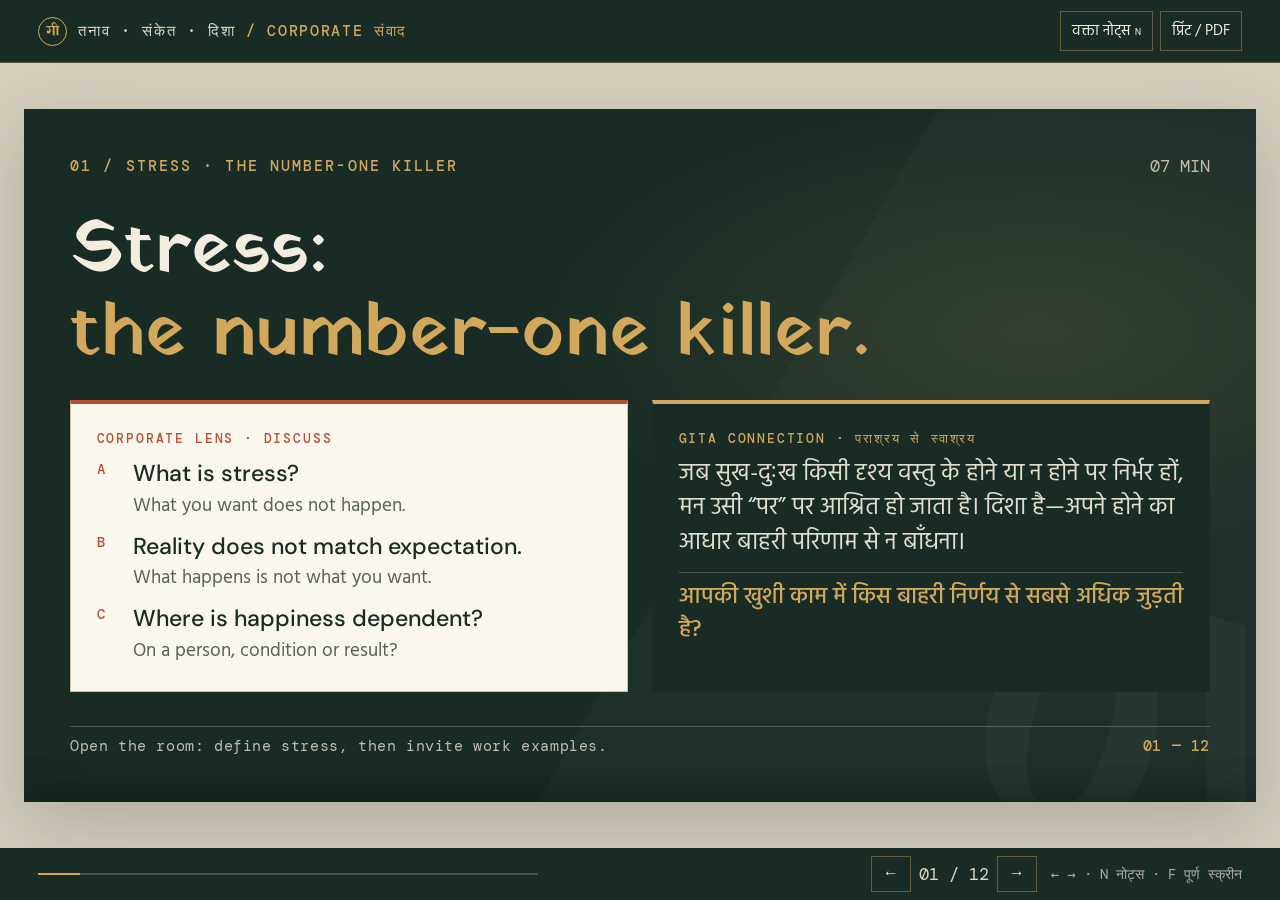
<file: corporate-workshop-guide.html>
<!doctype html>
<html lang="hi">
<head>
  <meta charset="utf-8">
  <meta name="viewport" content="width=device-width, initial-scale=1">
  <meta name="theme-color" content="#182c25">
  <title>तनाव: संकेत, समस्या नहीं — Corporate संवाद</title>
  <style>
    @import url('https://fonts.googleapis.com/css2?family=DM+Mono:wght@400;500&family=DM+Sans:wght@400;500;600;700&family=Yatra+One&family=Hind:wght@400;500;600;700&display=swap');
    :root{--forest:#182c25;--forest2:#254638;--paper:#f2eddf;--paper2:#e4dcc8;--rust:#b64e32;--gold:#d1a85c;--muted:#737a6e;--line:#c8bda5;--sans:'Hind','Nirmala UI','Mangal',sans-serif;--display:'Yatra One','Nirmala UI',serif;--latin:'DM Sans',sans-serif;--mono:'DM Mono',monospace}
    *{box-sizing:border-box}html,body{margin:0;min-height:100%;font-family:var(--sans);background:#d5cebd;color:var(--forest)}body{min-height:100dvh;display:grid;grid-template-rows:auto 1fr auto;overflow:hidden}button{font:inherit;color:inherit;cursor:pointer}
    .topbar,.bottombar{display:flex;align-items:center;justify-content:space-between;background:var(--forest);color:var(--paper);padding:11px clamp(14px,3vw,40px);z-index:5}.topbar{border-bottom:1px solid #d1a85c55}.identity{display:flex;align-items:center;gap:11px;font:500 11px var(--mono);letter-spacing:.11em;text-transform:uppercase;color:#ded7c6}.seal{width:29px;height:29px;border:1px solid var(--gold);display:grid;place-items:center;border-radius:50%;color:var(--gold);font:15px var(--display)}.tools{display:flex;gap:7px}.tools button,.nav button{background:transparent;border:1px solid #d1a85c66;padding:7px 11px;color:var(--paper)}.tools button:hover,.nav button:hover{background:#d1a85c20;border-color:var(--gold)}
    main{display:grid;place-items:center;padding:clamp(10px,2vw,24px);min-height:0}.deck{width:min(100%,calc((100dvh - 145px)*1.7778));aspect-ratio:16/9;position:relative;background:var(--paper);box-shadow:0 24px 70px #182c2533;overflow:hidden;isolation:isolate}.slide{position:absolute;inset:0;padding:clamp(22px,4.6vw,66px);display:grid;grid-template-rows:auto 1fr auto;opacity:0;visibility:hidden;transform:translateX(2%);transition:opacity .35s ease,transform .35s ease,visibility .35s;overflow:hidden;background:var(--paper)}.slide.current{opacity:1;visibility:visible;transform:none;z-index:1}.slide:before{content:'';position:absolute;z-index:-1;inset:0;pointer-events:none;background:radial-gradient(ellipse at 95% 8%,#c8793a1e,transparent 34%),linear-gradient(135deg,transparent 74%,#314b3e0c 74%)}.slide:after{content:attr(data-no);position:absolute;right:2%;bottom:-15%;z-index:-1;font:clamp(150px,25vw,370px)/1 var(--display);color:#25463808;letter-spacing:-.1em}.dark{background:var(--forest);color:var(--paper)}.dark:before{background:radial-gradient(ellipse at 82% 32%,#d1a85c20,transparent 34%),linear-gradient(120deg,transparent 56%,#ffffff06 56%)}.dark:after{color:#e7dfca09}
    .head{display:flex;align-items:center;justify-content:space-between;gap:14px;position:relative;z-index:1}.eyebrow{font:500 10px var(--mono);letter-spacing:.14em;text-transform:uppercase;color:var(--rust)}.dark .eyebrow{color:var(--gold)}.time{font:11px var(--mono);color:var(--muted);white-space:nowrap}.dark .time{color:#c4bdab}.content{position:relative;z-index:1;align-self:center;max-width:100%}.bridge-heading{margin:0!important;font:400 clamp(30px,4.1vw,55px)/1.12 var(--display)!important;max-width:20ch}.bridge-heading .accent{color:var(--rust)}.dark .bridge-heading .accent{color:var(--gold)}
    .bridge-grid{display:grid;grid-template-columns:1fr 1fr;gap:clamp(11px,1.8vw,23px);margin-top:clamp(12px,1.8vw,20px);align-items:stretch}.bridge-panel{padding:clamp(14px,1.9vw,24px);background:#faf7ef;border:1px solid var(--line);border-top:4px solid var(--rust);min-width:0}.bridge-panel.gita{background:var(--forest);border-color:var(--forest);border-top-color:var(--gold);color:var(--paper)}.bridge-tag{display:block;margin-bottom:10px;font:500 9px var(--mono);letter-spacing:.14em;text-transform:uppercase;color:var(--rust)}.bridge-panel.gita .bridge-tag{color:var(--gold)}.bridge-point{display:grid;grid-template-columns:22px 1fr;gap:7px;margin-top:9px;align-items:start}.bridge-point b{color:var(--rust);font:500 11px var(--mono);padding-top:2px}.bridge-panel.gita .bridge-point b{color:var(--gold)}.bridge-point p{margin:0!important;font:500 clamp(12px,1.2vw,16px)/1.38 var(--latin);color:var(--forest)!important}.bridge-point small{display:block;margin-top:3px;font:400 clamp(11px,1.05vw,14px)/1.4 var(--sans);color:#596258}.bridge-panel.gita .bridge-point p{color:var(--paper)!important}.bridge-panel.gita .bridge-point small{color:#d0d2c5}.bridge-copy{margin:0!important;font:400 clamp(13px,1.25vw,17px)/1.5 var(--sans)!important;color:#3f4c43!important}.bridge-panel.gita .bridge-copy{color:#e1ddcf!important}.bridge-question{margin:12px 0 0!important;padding-top:9px;border-top:1px solid var(--line);font:500 clamp(13px,1.2vw,16px)/1.4 var(--sans)!important;color:var(--rust)!important}.bridge-panel.gita .bridge-question{border-color:#ffffff35;color:var(--gold)!important}.chips{display:flex;gap:6px;flex-wrap:wrap;margin-top:12px}.verse{border:1px solid var(--line);background:transparent;color:var(--forest);padding:6px 8px;font:11px var(--sans);text-decoration:underline;text-underline-offset:3px}.verse:hover{background:var(--forest);color:var(--paper)}.bridge-panel.gita .verse{border-color:#d1a85c88;color:var(--paper)}.bridge-panel.gita .verse:hover{background:var(--gold);color:var(--forest)}
    .footer{position:relative;z-index:1;display:flex;justify-content:space-between;align-items:end;border-top:1px solid var(--line);padding-top:9px;color:var(--muted);font:10px var(--mono);letter-spacing:.04em}.dark .footer{border-color:#ffffff35;color:#c1bdaf}.footer strong{font-weight:500;color:var(--rust)}.dark .footer strong{color:var(--gold)}.bottombar{padding-top:8px;padding-bottom:8px;gap:14px}.progress{height:2px;background:#ffffff30;flex:1;max-width:500px}.progress b{display:block;height:100%;width:8%;background:var(--gold);transition:width .3s}.nav{display:flex;align-items:center;gap:8px}.nav button{padding:4px 11px}.count{font:11px var(--mono);color:#ded7c6;min-width:58px;text-align:center}.keys{font:9px var(--mono);color:#aead9e;margin-left:6px}
    .notes{position:absolute;z-index:6;left:0;right:0;bottom:0;max-height:49%;overflow:auto;background:#fbf7eb;color:var(--forest);padding:16px 22px 21px;border-top:3px solid var(--gold);box-shadow:0 -15px 40px #0003;transform:translateY(105%);transition:transform .25s ease}.notes.open{transform:none}.notes h3{font:400 20px var(--display);margin:0 0 7px}.notes p{max-width:96ch;line-height:1.48;margin:6px 0;font-size:14px}.notes .ask{color:var(--rust);font-weight:600}
    dialog{max-width:min(580px,calc(100vw - 30px));border:1px solid var(--gold);border-top:4px solid var(--rust);background:var(--paper);color:var(--forest);padding:23px 28px;box-shadow:0 22px 70px #0006}dialog::backdrop{background:#101a16bd}dialog h2{font:400 25px var(--display);margin:0 0 4px}dialog .ref{font:11px var(--mono);color:var(--rust)}dialog p{font:21px/1.9 var(--sans);margin:18px 0;white-space:pre-line}dialog button{float:right;border:1px solid var(--forest);background:var(--forest);color:var(--paper);padding:7px 14px}
    @media(max-width:700px){body{overflow:auto;min-height:100dvh}.topbar{padding:7px 10px}.identity{font-size:9px;gap:7px}.seal{width:24px;height:24px}.tools button{font-size:10px;padding:5px 7px}main{padding:8px}.deck{width:100%;aspect-ratio:auto;min-height:calc(100dvh - 100px)}.slide{padding:20px 17px 16px;overflow-y:auto}.bridge-heading{font-size:clamp(30px,9vw,43px)!important}.bridge-grid{grid-template-columns:1fr;gap:9px;margin-top:12px}.bridge-panel{padding:13px}.bridge-point{margin-top:8px}.bridge-point p{font-size:14px}.bridge-point small{font-size:13px}.bridge-copy{font-size:15px!important}.bridge-question{font-size:14px!important}.footer{font-size:8px}.keys{display:none}.bottombar{padding:7px 9px}.notes{max-height:55%;padding:13px}.notes p{font-size:13px}.slide:after{font-size:160px}}
    /* Larger, more legible type and a fuller slide composition. */
    .slide{padding:clamp(20px,3.6vw,52px)}
    .content{align-self:stretch;display:flex;flex-direction:column;justify-content:center;gap:clamp(14px,2vw,24px)}
    .bridge-heading{font-size:clamp(36px,5vw,68px)!important;max-width:22ch}
    .bridge-grid{gap:clamp(14px,2vw,24px);margin-top:0}
    .bridge-panel{padding:clamp(16px,2vw,26px)}
    .bridge-tag{font-size:13px;margin-bottom:10px}
    .bridge-point{grid-template-columns:26px 1fr;gap:10px;margin-top:11px}
    .bridge-point b{font-size:14px}
    .bridge-point p{font-size:clamp(18px,1.8vw,24px)!important;line-height:1.38}
    .bridge-point small{font-size:clamp(17px,1.5vw,20px);line-height:1.4}
    .bridge-copy{font-size:clamp(19px,1.9vw,25px)!important;line-height:1.42!important}
    .bridge-question{font-size:clamp(19px,1.8vw,24px)!important;line-height:1.4!important}
    .bridge-panel .verse{font-size:13px}
    @media(max-width:700px){.slide{padding:20px 17px 16px}.content{justify-content:flex-start;gap:14px}.bridge-heading{font-size:clamp(36px,10vw,52px)!important}.bridge-grid{gap:9px}.bridge-panel{padding:16px}.bridge-tag{font-size:13px}.bridge-point{margin-top:10px}.bridge-point b{font-size:14px}.bridge-point p{font-size:19px!important}.bridge-point small{font-size:18px}.bridge-copy{font-size:19px!important}.bridge-question{font-size:19px!important}.bridge-panel .verse{font-size:13px}}
    @media(max-width:700px){.content,.bridge-grid,.bridge-panel{width:100%;min-width:0;max-width:100%}.bridge-heading{font-size:clamp(31px,8.4vw,42px)!important;max-width:100%;overflow-wrap:anywhere}}
    @media(max-width:700px){html,body{width:100vw;max-width:100vw;overflow-x:hidden}main{min-width:0;width:100%;overflow-x:hidden}.deck{width:calc(100vw - 18px);min-width:0;max-width:100%}.slide{grid-template-columns:minmax(0,1fr);min-width:0;overflow-x:hidden}.content,.bridge-heading,.bridge-grid{min-width:0}.topbar,.identity,.tools{min-width:0}.tools button:nth-child(2){display:none}}
    @media(max-width:700px){.slide *{min-width:0;max-width:100%}.bridge-point{grid-template-columns:22px minmax(0,1fr)}.bridge-copy,.bridge-question,.bridge-point p,.bridge-point small{overflow-wrap:anywhere}.bridge-panel{overflow:hidden}}
    @media(max-width:700px){.content{width:calc(100vw - 52px)!important;max-width:calc(100vw - 52px)!important}.bridge-grid{width:100%!important;max-width:100%!important}.bridge-copy,.bridge-question{max-width:100%}}
    /* Give slide titles and navigation hierarchy more presence. */
    .bridge-heading{font-size:clamp(42px,5.75vw,79px)!important}
    .content h1.bridge-heading{max-width:22ch}
    .eyebrow,.identity{font-size:15px}
    .time{font-size:17px}
    .footer{font-size:15px}
    .count{font-size:17px}
    .keys{font-size:14px}
    .tools button{font-size:15px}
    @media(max-width:700px){.bridge-heading{font-size:clamp(36px,9.7vw,49px)!important}.content h1.bridge-heading{max-width:100%}.eyebrow,.identity{font-size:14px}.time{font-size:15px}.footer{font-size:14px;flex-wrap:wrap;align-items:flex-start}.count{font-size:15px}.keys{font-size:13px}.tools button{font-size:14px}}
    @media(prefers-reduced-motion:reduce){*,*:before,*:after{transition:none!important;scroll-behavior:auto!important}}
    @media print{html,body{display:block;background:white;overflow:visible}.topbar,.bottombar,.notes,dialog{display:none!important}main{display:block;padding:0}.deck{width:auto;aspect-ratio:auto;box-shadow:none;overflow:visible}.slide,.slide.current{position:relative;visibility:visible;opacity:1;transform:none;width:100vw;height:56.25vw;page-break-after:always;break-after:page;-webkit-print-color-adjust:exact;print-color-adjust:exact}.slide:last-child{page-break-after:auto}}
  </style>
</head>
<body>
  <header class="topbar"><div class="identity"><span class="seal">गी</span><span>तनाव · संकेत · दिशा <span style="color:var(--gold)">/ Corporate संवाद</span></span></div><div class="tools"><button id="notesToggle" aria-expanded="false">वक्ता नोट्स <span style="font:10px var(--mono)">N</span></button><button onclick="window.print()">प्रिंट / PDF</button></div></header>
  <main><div class="deck" aria-live="polite">
    <section class="slide dark current" data-no="01" data-min="7" data-title="Stress: The Number One Killer">
      <div class="head"><span class="eyebrow">01 / STRESS · THE NUMBER-ONE KILLER</span><span class="time">07 MIN</span></div>
      <div class="content"><h1 class="bridge-heading">Stress:<br><span class="accent">the number-one killer.</span></h1><div class="bridge-grid"><article class="bridge-panel"><span class="bridge-tag">Corporate Lens · Discuss</span><div class="bridge-point"><b>A</b><p>What is stress?<small>What you want does not happen.</small></p></div><div class="bridge-point"><b>B</b><p>Reality does not match expectation.<small>What happens is not what you want.</small></p></div><div class="bridge-point"><b>C</b><p>Where is happiness dependent?<small>On a person, condition or result?</small></p></div></article><article class="bridge-panel gita"><span class="bridge-tag">Gita Connection · पराश्रय से स्वाश्रय</span><p class="bridge-copy">जब सुख-दुःख किसी दृश्य वस्तु के होने या न होने पर निर्भर हों, मन उसी “पर” पर आश्रित हो जाता है। दिशा है—अपने होने का आधार बाहरी परिणाम से न बाँधना।</p><p class="bridge-question">आपकी खुशी काम में किस बाहरी निर्णय से सबसे अधिक जुड़ती है?</p></article></div></div>
      <div class="footer"><span>Open the room: define stress, then invite work examples.</span><strong>01 — 12</strong></div>
      <aside class="notes"><h3>चर्चा-सूत्र · 7 मिनट</h3><p>सरल परिभाषा रखें: “जो चाहते हैं वह न हो, और जो होता है वह न चाहते हों—यह तनाव का सामान्य अनुभव है।” फिर इसे अपेक्षा और निर्भरता से जोड़ें। दो-तीन लोगों से कार्यस्थल का उदाहरण लें; किसी व्यक्ति या संस्था का नाम लेने की आवश्यकता नहीं।</p><p class="ask">व्हाइटबोर्ड पर दो कॉलम बनाएँ: “मेरे कर्म-क्षेत्र में” और “मेरे नियंत्रण से बाहर।” उदाहरण सुनकर समूह से वर्गीकरण करवाएँ।</p></aside>
    </section>
    <section class="slide" data-no="02" data-min="7" data-title="Reasons for Stress and External Dependence">
      <div class="head"><span class="eyebrow">02 / NOTICE THE EXTERNAL DEPENDENCE</span><span class="time">07 MIN</span></div>
      <div class="content"><h2 class="bridge-heading">Who controls<br><span class="accent">your mind?</span></h2><div class="bridge-grid"><article class="bridge-panel"><span class="bridge-tag">Corporate Lens · Identify</span><div class="bridge-point"><b>A</b><p>Market and targets.<small>Outcomes shift with forces beyond one team.</small></p></div><div class="bridge-point"><b>B</b><p>Appraisal and recognition.<small>Does praise decide whether the work felt worthwhile?</small></p></div><div class="bridge-point"><b>C</b><p>Other people’s behaviour.<small>Does a colleague’s response set your inner weather?</small></p></div></article><article class="bridge-panel gita"><span class="bridge-tag">Gita Connection · पराश्रितता पहचानना</span><p class="bridge-copy">जब मन किसी “पर”—दृश्य वस्तु, व्यक्ति या परिणाम—पर सुख का आधार रखता है, तो उसके बदलते ही मन भी डोलता है। पहचान पहला कदम है: अभी मेरा मन किस बाहरी बात से बँधा है?</p><p class="bridge-question">अगर ये स्थितियाँ रोज बदलें, तो उनसे बँधा मन कितना स्थिर रह पाएगा?</p></article></div></div>
      <div class="footer"><span>Group prompt: map what fluctuates and what can be chosen.</span><strong>02 — 12</strong></div>
      <aside class="notes"><h3>चर्चा-सूत्र · 7 मिनट</h3><p>बोर्ड पर “बाहरी सूची” लिखें: बाजार, लक्ष्य, पद, प्रशंसा, ग्राहक-प्रतिक्रिया, सहकर्मी का व्यवहार। पूछें कि इनमें से किन बातों को प्रभावित किया जा सकता है, और किन्हें पूरी तरह नियंत्रित नहीं किया जा सकता। “दूसरा” कोई एक व्यक्ति नहीं; कोई भी बाहरी वस्तु या परिस्थिति हो सकती है जिस पर सुख-दुःख टिक जाए।</p><p class="ask">यदि लक्ष्य बाजार के कारण छूटे, तो मन किसे दोष देता है—और उस समय कौन-सा निर्णय अभी भी हमारे हाथ में है?</p></aside>
    </section>
    <section class="slide dark" data-no="03" data-min="8" data-title="The Meaning of Being Self-Dependent">
      <div class="head"><span class="eyebrow">03 / SELF-DEPENDENCE AT WORK</span><span class="time">08 MIN</span></div>
      <div class="content"><h2 class="bridge-heading">What does<br><span class="accent">self-dependence mean?</span></h2><div class="bridge-grid"><article class="bridge-panel"><span class="bridge-tag">Corporate Lens · Reflect</span><div class="bridge-point"><b>A</b><p>External results matter.<small>Work, relationships and outcomes are real parts of life.</small></p></div><div class="bridge-point"><b>B</b><p>They are not the only inner support.<small>Do not make your balance depend entirely on them.</small></p></div><div class="bridge-point"><b>C</b><p>Stability can coexist with interdependence.<small>Work with others without outsourcing self-worth.</small></p></div></article><article class="bridge-panel gita"><span class="bridge-tag">Gita Connection · स्वाश्रय</span><p class="bridge-copy">बाहरी परिस्थितियाँ बदलें, फिर भी अपने होने का आधार उनसे न बाँधना। “मैं हूँ” का बोध पद, प्रशंसा या परिणाम पर निर्भर नहीं। स्वाश्रय का अर्थ अकेले काम करना नहीं; सहयोग के बीच भी भीतर का आधार पहचानना है।</p><div class="chips"><button class="verse" data-verse="3.17">अध्याय 3 · श्लोक 17</button><button class="verse" data-verse="3.18">श्लोक 18</button></div><p class="bridge-question">दो मिनट लिखें: कौन-सी आदत बाहरी प्रशंसा पर बहुत निर्भर है?</p></article></div></div>
      <div class="footer"><span>Reflection: share only what participants are comfortable sharing.</span><strong>03 — 12</strong></div>
      <aside class="notes"><h3>चर्चा-सूत्र · 8 मिनट</h3><p>दो मिनट का मौन लेखन दें: “किस काम में मैं केवल प्रशंसा मिलने पर सफल महसूस करता/करती हूँ?” साझा करना वैकल्पिक रखें। स्वाश्रय को अलगाव या सहयोग-विरोध के रूप में न रखें। काम में निर्भरता और सहयोग स्वाभाविक हैं; बात यह है कि आत्म-मूल्य और भीतरी संतुलन केवल बाहरी स्वीकृति पर न टिके।</p><p class="ask">गीता 3.17–18 के आत्मरत और आत्मतृप्त व्यक्ति के चित्र को बाहरी उपलब्धि से स्वतंत्र आधार के संकेत की तरह जोड़ें।</p></aside>
    </section>
    <section class="slide" data-no="04" data-min="8" data-title="The Root Cause: Corporate Ego and Illusion">
      <div class="head"><span class="eyebrow">04 / EGO · EXPECTATION · FRICTION</span><span class="time">08 MIN</span></div>
      <div class="content"><h2 class="bridge-heading">The root cause:<br><span class="accent">when “I” takes over.</span></h2><div class="bridge-grid"><article class="bridge-panel"><span class="bridge-tag">Corporate Lens · Discuss</span><div class="bridge-point"><b>A</b><p>“My proposal must win.”<small>Disagreement begins to feel like a personal challenge.</small></p></div><div class="bridge-point"><b>B</b><p>“I deserve this.”<small>Expectation can turn into entitlement and friction.</small></p></div><div class="bridge-point"><b>C</b><p>Notice what is being defended.<small>The task—or an image of the self?</small></p></div></article><article class="bridge-panel gita"><span class="bridge-tag">Gita Connection · अहं और मोह</span><p class="bridge-copy">जब बदलती भूमिका, विचार या उपलब्धि को ही “मैं” मान लिया जाता है, तब उनसे जुड़ी चाह और भय मन को बाँधते हैं। इसी मोह में असहमति भी अपने अस्तित्व पर चोट जैसी लग सकती है।</p><div class="chips"><button class="verse" data-verse="13.22">अध्याय 13 · श्लोक 22</button><button class="verse" data-verse="9.12">अध्याय 9 · श्लोक 12</button></div><p class="bridge-question">टीम का टकराव विचार पर है—या “मेरी बात को चुनौती कैसे दी?” पर?</p></article></div></div>
      <div class="footer"><span>Use “EGO” only as a discussion mnemonic, not an etymology.</span><strong>04 — 12</strong></div>
      <aside class="notes"><h3>चर्चा-सूत्र · 8 मिनट</h3><p>यदि “EGO = Expectation Greater than Outcome” लिखें, तो इसे केवल याद रखने का खेल कहें, शब्द की वास्तविक व्युत्पत्ति नहीं। उदाहरण लें: तकनीकी असहमति कब व्यक्तिगत अपमान बन जाती है? गीता 13.22 में प्रकृति में स्थित पुरुष और गुण-संग का प्रसंग है; इसे भूमिका/गुणों के साथ पहचान के प्रश्न से जोड़ें, न कि हर पेशेवर मतभेद को आध्यात्मिक दोष घोषित करें।</p><p class="ask">प्रश्न: जब प्रस्ताव को चुनौती मिलती है, तो हम पहले किसकी रक्षा करते हैं—समाधान की या अपनी छवि की?</p></aside>
    </section>
    <section class="slide dark" data-no="05" data-min="10" data-title="Signs of Illusion">
      <div class="head"><span class="eyebrow">05 / BHAGAVAD GITA · CHAPTER 16 · VERSES 11–14</span><span class="time">10 MIN</span></div>
      <div class="content"><h2 class="bridge-heading">Signs of illusion:<br><span class="accent">how desire escalates.</span></h2><div class="bridge-grid"><article class="bridge-panel"><span class="bridge-tag">Corporate Lens · Discuss</span><div class="bridge-point"><b>A</b><p>“I want more.”<small>Every milestone becomes the next baseline.</small></p></div><div class="bridge-point"><b>B</b><p>“I want it at any cost.”<small>Short-term gains begin to excuse compromised means.</small></p></div><div class="bridge-point"><b>C</b><p>“Whoever blocks me is the problem.”<small>Challenge turns personal; hostility grows.</small></p></div></article><article class="bridge-panel gita"><span class="bridge-tag">Gita Connection · अध्याय 16 · श्लोक 11–14</span><p class="bridge-copy">ये श्लोक अंतहीन चिंता और भोग-लालसा, आशाओं के बंधन, काम-क्रोध से प्रेरित अनुचित संचय, “आज यह पाया—आगे और पाऊँगा” और “मैं ही समर्थ हूँ” की घोषणा को क्रम से सामने रखते हैं।</p><div class="chips"><button class="verse" data-verse="16.11">श्लोक 11</button><button class="verse" data-verse="16.12">12</button><button class="verse" data-verse="16.13">13</button><button class="verse" data-verse="16.14">14</button></div><p class="bridge-question">अधिक पाने की चाह कब चिंता और दूसरों के प्रति विरोध में बदलने लगती है?</p></article></div></div>
      <div class="footer"><span>Case prompt: quality pressured by a short-term target.</span><strong>05 — 12</strong></div>
      <aside class="notes"><h3>चर्चा-सूत्र · 10 मिनट</h3><p>चार श्लोकों को एक बढ़ती हुई प्रवृत्ति की तरह खोलें: चिंता का अंत न होना; भोग को सर्वोच्च मानना; आशाओं से बँधना और अनुचित साधनों से संचय; फिर उपलब्धि, शक्ति और विजय का अहंकारी दावा। फिर कार्यस्थल से जोड़ें—क्या कभी तिमाही लक्ष्य के कारण गुणवत्ता कम करने या किसी दूसरी टीम को बाधा मानने का मानसिक दबाव बनता है? वास्तविक कम्पनी पर दावा न करें; सामान्य या काल्पनिक परिस्थिति रखें।</p><p class="ask">समूह चर्चा: यदि किसी मानक को केवल संख्या पूरी करने के लिए घटाया जाए, तो आगे किस पर असर पड़ेगा?</p></aside>
    </section>
    <section class="slide" data-no="06" data-min="8" data-title="Before Stress Kills You, Kill It">
      <div class="head"><span class="eyebrow">06 / MOHA-NASH · CHANGE THE INNER DIRECTION</span><span class="time">08 MIN</span></div>
      <div class="content"><h2 class="bridge-heading">Before stress kills you,<br><span class="accent">kill it.</span></h2><div class="bridge-grid"><article class="bridge-panel"><span class="bridge-tag">Corporate Lens · Reframe</span><div class="bridge-point"><b>A</b><p>Name the fear.<small>What are you afraid a setback will mean?</small></p></div><div class="bridge-point"><b>B</b><p>Separate fact from imagined verdict.<small>What is operational risk; what is fear of judgment?</small></p></div><div class="bridge-point"><b>C</b><p>Choose the next sound action.<small>Let clarity—not panic—select the means.</small></p></div></article><article class="bridge-panel gita"><span class="bridge-tag">Gita Connection · मोह-नाश</span><p class="bridge-copy">तनाव मिटाने की दिशा परिस्थिति से भागना नहीं, बल्कि उस मोह को पहचानना है जो पहचान और सुख को बाहरी परिणाम से बाँध देता है। चाह के खिंचाव से हटकर अपने वास्तविक आधार में ठहरें और फिर उचित कर्म चुनें।</p><div class="chips"><button class="verse" data-verse="6.23">अध्याय 6 · श्लोक 23</button><button class="verse" data-verse="6.24">24</button><button class="verse" data-verse="6.25">25</button></div><p class="bridge-question">वास्तविक जोखिम क्या है—और केवल आशंका क्या?</p></article></div></div>
      <div class="footer"><span>Private reflection first; sharing is optional.</span><strong>06 — 12</strong></div>
      <aside class="notes"><h3>चर्चा-सूत्र · 8 मिनट</h3><p>प्रतिभागियों से सबसे बड़ी कार्य-संबंधी आशंका चुपचाप लिखवाएँ; साझा करना वैकल्पिक रखें। “डर वास्तविक नहीं” या “burnout चुनाव है” न कहें। इसके बजाय पूछें: यहाँ ठोस परिचालन जोखिम क्या है? किस हिस्से में दूसरों की राय या अपनी छवि का भय जुड़ा है? कौन-सा अगला कदम हमारे हाथ में है? गीता 6.23–25 में दुःख-संयोग से वियोग, संकल्पजन्य कामनाओं का त्याग और धैर्यपूर्वक आत्मा में मन को स्थिर करने की दिशा है।</p><p class="ask">पहचान से प्रतिक्रिया तक एक छोटा विराम कैसे बनाया जा सकता है?</p></aside>
    </section>
    <section class="slide dark" data-no="07" data-min="8" data-title="Revisiting the Goal: Shifting Corporate Vision">
      <div class="head"><span class="eyebrow">07 / PURPOSE SHIFT · OUTCOME TO EXCELLENCE</span><span class="time">08 MIN</span></div>
      <div class="content"><h2 class="bridge-heading">Revisit the goal:<br><span class="accent">profit alone → excellence.</span></h2><div class="bridge-grid"><article class="bridge-panel"><span class="bridge-tag">Corporate Lens · Reframe</span><div class="bridge-point"><b>A</b><p>Profit matters.<small>But market and external forces affect the number.</small></p></div><div class="bridge-point"><b>B</b><p>Ask what the team can shape.<small>Quality, process, relationships and learning.</small></p></div><div class="bridge-point"><b>C</b><p>Widen the purpose.<small>From a short-term number to durable excellence.</small></p></div></article><article class="bridge-panel gita"><span class="bridge-tag">Gita Connection · उद्देश्य-दिशा</span><p class="bridge-copy">जब लक्ष्य केवल भोग, संग्रह और सुरक्षा बन जाए, तो सुख परिणाम पर टिक जाता है; परिणाम अनिश्चित होने से चिंता बढ़ती है। कर्मयोग की दिशा में लक्ष्य व्यापक होता है: निजी आग्रह से आगे, उचित और उत्कृष्ट कर्म की ओर।</p><div class="chips"><button class="verse" data-verse="2.47">अध्याय 2 · श्लोक 47</button><button class="verse" data-verse="2.50">श्लोक 50</button></div><p class="bridge-question">टीम का श्रेष्ठ काम किस लक्ष्य को सीधे आगे बढ़ा सकता है?</p></article></div></div>
      <div class="footer"><span>Whiteboard: profit-driven focus ↔ excellence-driven focus.</span><strong>07 — 12</strong></div>
      <aside class="notes"><h3>चर्चा-सूत्र · 8 मिनट</h3><p>एक स्पेक्ट्रम बनाएँ: एक छोर पर केवल तिमाही लाभ, दूसरे पर व्यापक उत्कृष्टता। लाभ को खारिज न करें; चर्चा करें कि केवल उसी को लक्ष्य बनाने पर कौन-सा मानसिक दबाव पैदा हो सकता है। फिर पूछें कि गुणवत्ता, ग्राहक-समाधान और सतत सुधार जैसे किन कर्मों पर टीम का प्रत्यक्ष प्रभाव है। “उत्कृष्टता होगी तो लाभ अपने-आप आएगा” को तथ्य या गारंटी की तरह न रखें।</p><p class="ask">जोखिम लेकर पूछें: लाभ और उत्कृष्टता में टकराव आए, तो निर्णय के लिए कौन-से सिद्धान्त चाहिए?</p></aside>
    </section>
    <section class="slide" data-no="08" data-min="10" data-title="Defining Corporate Excellence">
      <div class="head"><span class="eyebrow">08 / EXCELLENCE · QUALITY · CONTINUOUS DEVELOPMENT</span><span class="time">10 MIN</span></div>
      <div class="content"><h2 class="bridge-heading">What is<br><span class="accent">corporate excellence?</span></h2><div class="bridge-grid"><article class="bridge-panel"><span class="bridge-tag">Corporate Lens · Debate</span><div class="bridge-point"><b>A</b><p>Build quality into the work.<small>Product, service and process standards.</small></p></div><div class="bridge-point"><b>B</b><p>Keep adapting and innovating.<small>Good quality without renewal can stagnate.</small></p></div><div class="bridge-point"><b>C</b><p>Include people and environment.<small>Relationships and responsibility are part of the system.</small></p></div></article><article class="bridge-panel gita"><span class="bridge-tag">Gita Connection · कर्म में कौशल</span><p class="bridge-copy">उत्कृष्टता केवल टिकाऊ उत्पाद नहीं; बदलती आवश्यकता को समझना, उपयोगी समाधान बनाना और गुणवत्ता को बचाते हुए सुधार करते रहना भी है। कर्मयोग कर्म को कौशल और समबुद्धि से करने की दिशा देता है।</p><div class="chips"><button class="verse" data-verse="2.48">अध्याय 2 · श्लोक 48</button><button class="verse" data-verse="2.50">श्लोक 50</button></div><p class="bridge-question">किस समस्या का समाधान है—और ग्राहक की अगली आवश्यकता क्या हो सकती है?</p></article></div></div>
      <div class="footer"><span>Debate: stagnation despite quality vs. compromise for quick gain.</span><strong>08 — 12</strong></div>
      <aside class="notes"><h3>चर्चा-सूत्र · 10 मिनट</h3><p>दो काल्पनिक स्थितियाँ दें: (1) उत्पाद अच्छा है, पर ग्राहक की बदलती ज़रूरत नहीं समझी गई; (2) लक्ष्य पूरा करने के लिए गुणवत्ता से समझौता हुआ। समूह से दोनों के दीर्घकालिक जोखिम पूछें। उत्कृष्टता में उत्पाद/सेवा की गुणवत्ता, नवाचार, पर्यावरण के प्रति जिम्मेदारी और कर्मचारी-संबंध शामिल करें। कोई खास कंपनी असफल हुई—ऐसा तथ्यात्मक दावा न करें।</p><p class="ask">मुख्य बात: उत्कृष्टता स्थिर उपलब्धि नहीं, समस्या हल करने और सीखते रहने की प्रक्रिया है।</p></aside>
    </section>
    <section class="slide dark" data-no="09" data-min="10" data-title="From Corporate Ego to Corporate Service">
      <div class="head"><span class="eyebrow">09 / INDIVIDUAL EGO · SHARED PURPOSE</span><span class="time">10 MIN</span></div>
      <div class="content"><h2 class="bridge-heading">From individual ego<br><span class="accent">to shared purpose.</span></h2><div class="bridge-grid"><article class="bridge-panel"><span class="bridge-tag">Corporate Lens · Pair Share</span><div class="bridge-point"><b>A</b><p>Where does “my department” win?<small>Even when the wider organization loses.</small></p></div><div class="bridge-point"><b>B</b><p>What does the shared goal need?<small>Bring expertise together across teams.</small></p></div><div class="bridge-point"><b>C</b><p>What can I contribute?<small>What should the organization enable in return?</small></p></div></article><article class="bridge-panel gita"><span class="bridge-tag">Gita Connection · कर्मयोग का व्यापक हित</span><p class="bridge-copy">गीता कर्म को केवल निजी फल के लिए न करने की दिशा देती है। संगठन में इसका प्रयोग साझा उद्देश्य की सेवा के रूप में किया जा सकता है—साथ ही संस्था की जिम्मेदारी है कि वह उचित कार्य-परिवेश और सहयोग दे।</p><div class="chips"><button class="verse" data-verse="2.47">अध्याय 2 · श्लोक 47</button><button class="verse" data-verse="2.48">श्लोक 48</button></div><p class="bridge-question">“मेरे लिए संस्था क्या करे?” के साथ: “मैं साझा काम में क्या जोड़ सकता हूँ?”</p></article></div></div>
      <div class="footer"><span>Pair-share: individual priority vs. organizational purpose.</span><strong>09 — 12</strong></div>
      <aside class="notes"><h3>चर्चा-सूत्र · 10 मिनट</h3><p>जोड़ी में तीन मिनट दें: ऐसा उदाहरण सोचें जहाँ विभागीय लक्ष्य व्यापक उद्देश्य से टकरा सकता है; फिर बताएं कि क्या बदला जा सकता है। “Corporate ego” को व्यक्तिगत अहं का संगठनात्मक रूपक समझें, शास्त्रीय शब्द नहीं। कंपनी के लिए योगदान की बात को एकतरफा त्याग न बनाएं—कर्मचारी योगदान देता है, संस्था को भी सहयोगी और न्यायपूर्ण वातावरण देना चाहिए।</p><p class="ask">चर्चा: साझा उद्देश्य को रोज़मर्रा के निर्णयों में कैसे दिखाई देगा?</p></aside>
    </section>
    <section class="slide" data-no="10" data-min="9" data-title="Underlying Operating Guidelines">
      <div class="head"><span class="eyebrow">10 / VIVEK · KNOWLEDGE · ACTION</span><span class="time">09 MIN</span></div>
      <div class="content"><h2 class="bridge-heading">A corporate<br><span class="accent">operating system.</span></h2><div class="bridge-grid"><article class="bridge-panel"><span class="bridge-tag">Corporate Lens · Map the Cycle</span><div class="bridge-point"><b>A</b><p>Impulse or discernment?<small>Pause before reacting to a short-term threat.</small></p></div><div class="bridge-point"><b>B</b><p>Choose means that can stand scrutiny.<small>No falsification, under-billing or hidden quality cuts.</small></p></div><div class="bridge-point"><b>C</b><p>Align what we know and what we do.<small>Make the next step clear, ethical and executable.</small></p></div></article><article class="bridge-panel gita"><span class="bridge-tag">Gita Connection · विवेक से उचित कर्म</span><p class="bridge-copy">विवेक बदलते और टिकाऊ, उचित और अनुचित का भेद देखने में मदद करता है। ज्ञात असत्य को पकड़े रहना, करने योग्य कर्म से बचना या अनुचित कर्म करना मन और काम दोनों को उलझाता है।</p><div class="chips"><button class="verse" data-verse="2.16">अध्याय 2 · श्लोक 16</button><button class="verse" data-verse="2.17">श्लोक 17</button><button class="verse" data-verse="2.47">श्लोक 47</button></div><p class="bridge-question">इस फैसले का तथ्य क्या है, उचित विकल्प क्या है, अगला कर्म क्या है?</p></article></div></div>
      <div class="footer"><span>Whiteboard: compromise → cover-up → stress → ethical crisis.</span><strong>10 — 12</strong></div>
      <aside class="notes"><h3>चर्चा-सूत्र · 9 मिनट</h3><p>बोर्ड पर चक्र बनाएँ: अल्पकालिक समझौता → छिपाना/ढकना → बढ़ता तनाव → नैतिक संकट। इसे संभावित जोखिम के रूप में रखें, नियत परिणाम की तरह नहीं। प्रतिभागियों से पूछें कि निर्णय से पहले कौन-से तथ्य, नियम और हितधारक देखने चाहिए। कठिन परिस्थिति में भी क्या सत्यापित किया जा सकता है, और कौन-सा उचित कदम अभी संभव है?</p><p class="ask">गीता-संबंध: विवेक से ज्ञान और कर्म को जोड़ना—सिर्फ सही बात जानना नहीं, उसके अनुरूप उचित कदम चुनना।</p></aside>
    </section>
    <section class="slide dark" data-no="11" data-min="10" data-title="Equanimity in Action: Handling Crisis">
      <div class="head"><span class="eyebrow">11 / SAMATVA · RESPOND UNDER PRESSURE</span><span class="time">10 MIN</span></div>
      <div class="content"><h2 class="bridge-heading">Poise under pressure:<br><span class="accent">keep the next path visible.</span></h2><div class="bridge-grid"><article class="bridge-panel"><span class="bridge-tag">Corporate Lens · Scenario Drill</span><div class="bridge-point"><b>A</b><p>Project fails before launch.<small>What are the verified facts?</small></p></div><div class="bridge-point"><b>B</b><p>Panic or objective assessment?<small>What resources and choices remain?</small></p></div><div class="bridge-point"><b>C</b><p>Respond without a cover-up.<small>Communicate, prioritize and deploy help.</small></p></div></article><article class="bridge-panel gita"><span class="bridge-tag">Gita Connection · समत्वं योग उच्यते</span><p class="bridge-copy">समत्व का अर्थ परिस्थिति को महत्वहीन मानना नहीं। सफलता या असफलता में मन को इतना संतुलित रखना कि तथ्य दिखें, विवेक बना रहे और अगला उचित कर्म चुना जा सके।</p><div class="chips"><button class="verse" data-verse="2.48">अध्याय 2 · श्लोक 48</button><button class="verse" data-verse="2.50">श्लोक 50</button></div><p class="bridge-question">कौन-सी प्रतिक्रिया समाधान के रास्ते खोलती है—और कौन-सी उन्हें संकरा करती है?</p></article></div></div>
      <div class="footer"><span>Scenario: a critical project fails 24 hours before launch.</span><strong>11 — 12</strong></div>
      <aside class="notes"><h3>चर्चा-सूत्र · 10 मिनट</h3><p>स्थिति रखें: लॉन्च से 24 घंटे पहले महत्वपूर्ण परियोजना विफल। प्रतिक्रिया A: घबराहट, दोषारोपण, तथ्य छिपाना। प्रतिक्रिया B: वस्तुनिष्ठ आकलन, संसाधन जुटाना, हितधारकों को स्पष्ट सूचना। समूह बताए कि कौन-सा व्यवहार समाधान देता है और पहला कदम क्या होगा। समत्व को निष्क्रियता या भावहीनता न कहें; यह मानसिक दबाव में निर्णय-क्षमता बनाए रखने की बात है।</p><p class="ask">गीता 2.48 में सिद्धि-असिद्धि में समबुद्धि का संकेत है; 2.50 कर्म में कौशल की बात करता है।</p></aside>
    </section>
    <section class="slide" data-no="12" data-min="8" data-title="Individual Transformation">
      <div class="head"><span class="eyebrow">12 / ONE PRACTICE · TAKE IT BACK TO WORK</span><span class="time">08 MIN</span></div>
      <div class="content"><h2 class="bridge-heading">Self-mastery<br><span class="accent">shapes the workplace.</span></h2><div class="bridge-grid"><article class="bridge-panel"><span class="bridge-tag">Corporate Lens · Commit</span><div class="bridge-point"><b>A</b><p>One reaction to change.<small>Where will I pause before responding?</small></p></div><div class="bridge-point"><b>B</b><p>One standard to protect.<small>Quality, honesty or respect under pressure.</small></p></div><div class="bridge-point"><b>C</b><p>One action this week.<small>Write the first step and a check-in date.</small></p></div></article><article class="bridge-panel gita"><span class="bridge-tag">Gita Connection · आत्म-आधार से कर्म</span><p class="bridge-copy">आत्मरत और आत्मतृप्त पुरुष का चित्र बाहरी उपलब्धि को ही जीवन का आधार न मानने की दिशा दिखाता है। अपने भीतर आधार पहचानकर व्यक्ति अधिक स्पष्टता, समत्व और निष्ठा से साझा काम कर सकता है।</p><div class="chips"><button class="verse" data-verse="3.17">अध्याय 3 · श्लोक 17</button><button class="verse" data-verse="3.18">श्लोक 18</button><button class="verse" data-verse="2.47">अध्याय 2 · श्लोक 47</button></div><p class="bridge-question">एक व्यवहार लिखें: आलोचना मिलने पर अहं से नहीं, विवेक से प्रतिक्रिया दूँगा।</p></article></div></div>
      <div class="footer"><span>Close with a written commitment, then open Q&amp;A.</span><strong>12 — 12</strong></div>
      <aside class="notes"><h3>चर्चा-सूत्र · 8 मिनट</h3><p>हर प्रतिभागी से एक व्यावहारिक संकल्प लिखवाएँ—जैसे, “आलोचना पर उत्तर देने से पहले तथ्य जाँचूँगा,” या “लक्ष्य से जुड़े मानसिक दबाव में गुणवत्ता-संबंधी जोखिम स्पष्ट करूँगा।” इसे छोटा, देखने योग्य और इस सप्ताह से शुरू होने योग्य रखें। इच्छुक प्रतिभागी साझा करें। अंत में खुला प्रश्नोत्तर रखें।</p><p class="ask">समापन: बदलाव की शुरुआत अपने अगले निर्णय, अपने व्यवहार और अपने काम के मानक से हो सकती है।</p></aside>
    </section>
    <aside id="notesPanel" class="notes" aria-live="polite"></aside>
  </div></main>
  <footer class="bottombar"><div class="progress" aria-label="प्रस्तुति प्रगति"><b id="progressFill"></b></div><div class="nav"><button id="prev" aria-label="पिछली स्लाइड">←</button><span class="count" id="count">01 / 12</span><button id="next" aria-label="अगली स्लाइड">→</button><span class="keys">← → · N नोट्स · F पूर्ण स्क्रीन</span></div></footer>
  <dialog id="verseDialog"><h2>भगवद्गीता</h2><div class="ref" id="verseRef"></div><p id="verseText"></p><button id="closeVerse">बंद करें</button></dialog>
  <script>
    (()=>{
      const slides=[...document.querySelectorAll('.slide')],count=document.getElementById('count'),fill=document.getElementById('progressFill'),panel=document.getElementById('notesPanel'),toggle=document.getElementById('notesToggle');let index=0;
      const verses={
        '2.47':'कर्मण्येवाधिकारस्ते मा फलेषु कदाचन।\nमा कर्मफलहेतुर्भूर्मा ते सङ्गोऽस्त्वकर्मणि॥',
        '2.48':'योगस्थः कुरु कर्माणि सङ्गं त्यक्त्वा धनञ्जय।\nसिद्ध्यसिद्ध्योः समो भूत्वा समत्वं योग उच्यते॥',
        '2.50':'बुद्धियुक्तो जहातीह उभे सुकृतदुष्कृते।\nतस्माद्योगाय युज्यस्व योगः कर्मसु कौशलम्॥',
        '3.17':'यस्त्वात्मरतिर् एव स्यादात्मतृप्तश्च मानवः।\nआत्मन्येव च सन्तुष्टस्तस्य कार्यं न विद्यते॥',
        '3.18':'नैव तस्य कृतेनार्थो नाकृतेनेह कश्चन।\nन चास्य सर्वभूतेषु कश्चिदर्थव्यपाश्रयः॥',
        '9.12':'मोघाशा मोघकर्माणो मोघज्ञाना विचेतसः।\nराक्षसीमासुरीं चैव प्रकृतिं मोहिनीं श्रिताः॥',
        '13.22':'पुरुषः प्रकृतिस्थो हि भुङ्क्ते प्रकृतिजान्गुणान्।\nकारणं गुणसङ्गोऽस्य सदसद्योनिजन्मसु॥',
        '6.23':'तं विद्याद् दुःखसंयोगवियोगं योगसंज्ञितम्।\nस निश्चयेन योक्तव्यो योगोऽनिर्विण्णचेतसा॥',
        '6.24':'सङ्कल्पप्रभवान्कामांस्त्यक्त्वा सर्वानशेषतः।\nमनसैवेन्द्रियग्रामं विनियम्य समन्ततः॥',
        '6.25':'शनैः शनैरुपरमेद् बुद्ध्या धृतिगृहीतया।\nआत्मसंस्थं मनः कृत्वा न किञ्चिदपि चिन्तयेत्॥',
        '2.16':'नासतो विद्यते भावो नाभावो विद्यते सतः।\nउभयोरपि दृष्टोऽन्तस्त्वनयोस्तत्त्वदर्शिभिः॥',
        '2.17':'अविनाशि तु तद्विद्धि येन सर्वमिदं ततम्।\nविनाशमव्ययस्यास्य न कश्चित्कर्तुमर्हति॥',
        '16.11':'चिन्तामपरिमेयां च प्रलयान्तामुपाश्रिताः।\nकामोपभोगपरमा एतावदिति निश्चिताः॥',
        '16.12':'आशापाशशतैर्बद्धाः कामक्रोधपरायणाः।\nईहन्ते कामभोगार्थमन्यायेनार्थसञ्चयान्॥',
        '16.13':'इदमद्य मया लब्धमिमं प्राप्स्ये मनोरथम्।\nइदमस्तीदमपि मे भविष्यति पुनर्धनम्॥',
        '16.14':'असौ मया हतः शत्रुर्हनिष्ये चापरानपि।\nईश्वरोऽहमहं भोगी सिद्धोऽहं बलवान्सुखी॥'
      };
      function show(i){index=Math.max(0,Math.min(slides.length-1,i));slides.forEach((s,n)=>s.classList.toggle('current',n===index));count.textContent=String(index+1).padStart(2,'0')+' / '+String(slides.length).padStart(2,'0');fill.style.width=((index+1)/slides.length*100)+'%';panel.innerHTML=slides[index].querySelector('.notes').innerHTML;panel.classList.remove('open');toggle.classList.remove('active');toggle.setAttribute('aria-expanded','false');document.title=slides[index].dataset.title+' — Corporate संवाद';}
      function toggleNotes(){panel.classList.toggle('open');toggle.classList.toggle('active',panel.classList.contains('open'));toggle.setAttribute('aria-expanded',panel.classList.contains('open'))}
      document.getElementById('prev').addEventListener('click',()=>show(index-1));document.getElementById('next').addEventListener('click',()=>show(index+1));toggle.addEventListener('click',toggleNotes);
      document.addEventListener('keydown',e=>{if(e.key==='ArrowRight'||e.key==='PageDown'){e.preventDefault();show(index+1)}else if(e.key==='ArrowLeft'||e.key==='PageUp'){e.preventDefault();show(index-1)}else if(e.key==='Home')show(0);else if(e.key==='End')show(slides.length-1);else if(e.key.toLowerCase()==='n'&&!e.ctrlKey&&!e.metaKey)toggleNotes();else if(e.key.toLowerCase()==='f'&&!e.ctrlKey&&!e.metaKey){if(!document.fullscreenElement)document.documentElement.requestFullscreen?.();else document.exitFullscreen?.()}});
      const dlg=document.getElementById('verseDialog');document.querySelectorAll('[data-verse]').forEach(b=>b.addEventListener('click',()=>{const ref=b.dataset.verse;document.getElementById('verseRef').textContent='अध्याय '+ref.split('.')[0]+' · श्लोक '+ref.split('.')[1];document.getElementById('verseText').textContent=verses[ref]||'श्लोक उपलब्ध नहीं है।';dlg.showModal()}));document.getElementById('closeVerse').addEventListener('click',()=>dlg.close());dlg.addEventListener('click',e=>{if(e.target===dlg)dlg.close()});
      let touchX=null;document.querySelector('.deck').addEventListener('touchstart',e=>{touchX=e.changedTouches[0].clientX},{passive:true});document.querySelector('.deck').addEventListener('touchend',e=>{if(touchX===null)return;const dx=e.changedTouches[0].clientX-touchX;if(Math.abs(dx)>65)show(index+(dx<0?1:-1));touchX=null},{passive:true});show(0);
    })();
  </script>
</body>
</html>
</file>
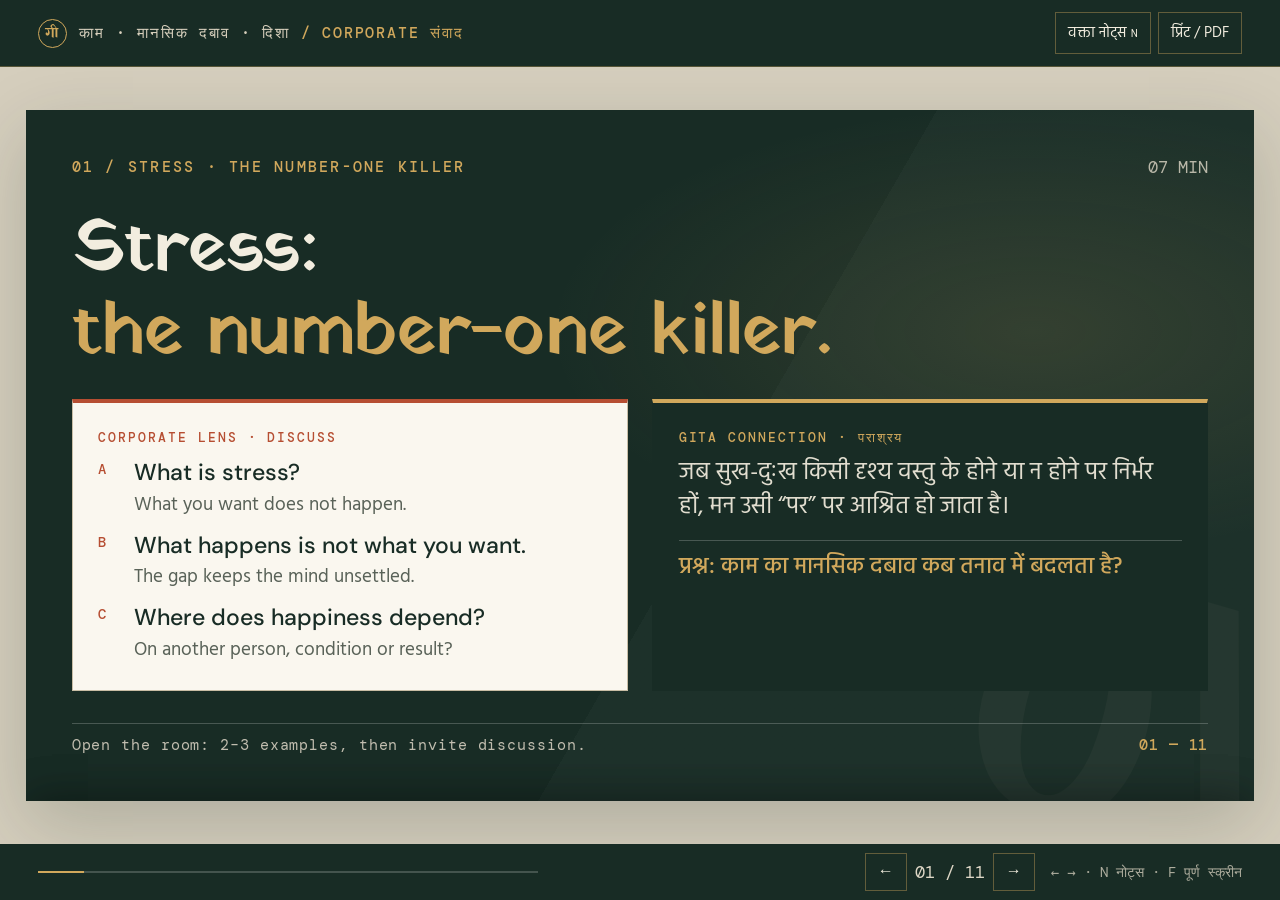
<file: corporate-workshop.html>
<!doctype html>
<html lang="hi">
<head>
  <meta charset="utf-8">
  <meta name="viewport" content="width=device-width, initial-scale=1">
  <meta name="theme-color" content="#182c25">
  <title>काम, मानसिक दबाव और दिशा — Corporate संवाद</title>
  <style>
    @import url('https://fonts.googleapis.com/css2?family=DM+Mono:wght@400;500&family=DM+Sans:wght@400;500;600;700&family=Yatra+One&family=Hind:wght@400;500;600;700&display=swap');
    :root{--forest:#182c25;--forest2:#254638;--paper:#f2eddf;--paper2:#e4dcc8;--rust:#b64e32;--gold:#d1a85c;--muted:#737a6e;--line:#c8bda5;--sans:'Hind','Nirmala UI','Mangal',sans-serif;--display:'Yatra One','Nirmala UI',serif;--latin:'DM Sans',sans-serif;--mono:'DM Mono',monospace}
    *{box-sizing:border-box}html,body{margin:0;min-height:100%;font-family:var(--sans);background:#d5cebd;color:var(--forest)}
    body{min-height:100dvh;display:grid;grid-template-rows:auto 1fr auto;overflow:hidden}
    button{font:inherit;color:inherit}.topbar,.bottombar{display:flex;align-items:center;justify-content:space-between;background:var(--forest);color:var(--paper);padding:12px clamp(16px,3vw,42px);z-index:5}
    .topbar{border-bottom:1px solid #d1a85c55}.identity{display:flex;align-items:center;gap:12px;font:500 12px var(--mono);letter-spacing:.12em;text-transform:uppercase;color:#d8d0bd}.seal{width:29px;height:29px;border:1px solid var(--gold);display:grid;place-items:center;border-radius:50%;color:var(--gold);font:15px var(--display)}
    .tools{display:flex;gap:7px}.tools button,.nav button{background:transparent;border:1px solid #d1a85c66;padding:8px 12px;cursor:pointer;transition:.2s}.tools button:hover,.nav button:hover{background:#d1a85c20;border-color:var(--gold)}.tools .active{background:var(--gold);color:var(--forest)}
    main{display:grid;place-items:center;padding:clamp(12px,2vw,26px);min-height:0}.deck{width:min(100%,calc((100dvh - 154px)*1.7778));aspect-ratio:16/9;position:relative;background:var(--paper);box-shadow:0 24px 70px #182c2533;overflow:hidden;isolation:isolate}
    .slide{position:absolute;inset:0;padding:clamp(24px,5.2vw,76px);display:grid;grid-template-rows:auto 1fr auto;opacity:0;visibility:hidden;transform:translateX(2.4%);transition:opacity .4s ease,transform .4s ease,visibility .4s;overflow:hidden;background:var(--paper)}
    .slide.current{opacity:1;visibility:visible;transform:none;z-index:1}.slide:before{content:'';position:absolute;z-index:-1;inset:0;pointer-events:none;background:radial-gradient(ellipse at 95% 8%,#c8793a1e,transparent 34%),linear-gradient(135deg,transparent 74%,#314b3e0c 74%)}
    .slide:after{content:attr(data-no);position:absolute;right:2.4%;bottom:-13%;z-index:-1;font:clamp(150px,25vw,380px)/1 var(--display);color:#25463808;letter-spacing:-.1em}
    .dark{background:var(--forest);color:var(--paper)}.dark:before{background:radial-gradient(ellipse at 82% 32%,#d1a85c20,transparent 34%),linear-gradient(120deg,transparent 56%,#ffffff06 56%)}.dark:after{color:#e7dfca09}
    .head{display:flex;align-items:center;justify-content:space-between;gap:16px;position:relative;z-index:1}.eyebrow{font:500 11px var(--mono);letter-spacing:.15em;text-transform:uppercase;color:var(--rust)}.dark .eyebrow{color:var(--gold)}.time{font:12px var(--mono);color:var(--muted);white-space:nowrap}.dark .time{color:#b9b7a8}
    .content{position:relative;z-index:1;align-self:center;max-width:100%}.content.split{display:grid;grid-template-columns:1fr .82fr;gap:clamp(24px,5vw,72px);align-items:center}.content.center{text-align:center;margin:auto}.content h1{font:400 clamp(36px,6.5vw,92px)/1.12 var(--display);letter-spacing:-.025em;margin:0;max-width:14ch}.content.center h1{margin-inline:auto}.content h2{font:400 clamp(30px,4.25vw,58px)/1.15 var(--display);margin:0 0 16px;letter-spacing:-.02em}.content p{font-size:clamp(16px,1.8vw,24px);line-height:1.55;color:#4c5a4f;margin:18px 0 0;max-width:60ch}.dark .content p{color:#ddd8c8}.latin-line{font:500 clamp(12px,1.4vw,17px)/1.4 var(--latin);letter-spacing:.14em;text-transform:uppercase;color:var(--rust);margin-bottom:16px!important}.dark .latin-line{color:var(--gold)}
    .rule{height:1px;background:var(--line);margin:22px 0}.dark .rule{background:#ffffff35}.statement{font:400 clamp(28px,4.6vw,64px)/1.23 var(--display);max-width:14ch}.accent{color:var(--rust)}.dark .accent{color:var(--gold)}
    .footer{position:relative;z-index:1;display:flex;justify-content:space-between;align-items:end;border-top:1px solid var(--line);padding-top:11px;color:var(--muted);font:11px var(--mono);letter-spacing:.06em}.dark .footer{border-color:#ffffff35;color:#c1bdaf}.footer strong{font-weight:500;color:var(--rust)}.dark .footer strong{color:var(--gold)}
    .orbit{width:min(25vw,300px);aspect-ratio:1;border-radius:50%;border:1px solid #b64e3266;position:relative;margin:auto}.orbit:before,.orbit:after{content:'';position:absolute;border:1px solid #b64e3233;border-radius:50%;inset:14%}.orbit:after{inset:29%}.orbit .dot{position:absolute;width:11px;height:11px;border-radius:50%;background:var(--rust);top:8%;left:54%;box-shadow:0 0 0 9px #b64e3218}.orbit .core{position:absolute;inset:38%;display:grid;place-items:center;border-radius:50%;background:var(--forest);color:var(--paper);font:clamp(20px,3vw,36px) var(--display)}
    .choice{display:grid;grid-template-columns:1fr 1fr;gap:1px;background:var(--line);border:1px solid var(--line);margin-top:22px}.choice article{padding:clamp(14px,2vw,25px);background:#f8f4e9}.choice article:last-child{background:var(--forest);color:var(--paper)}.choice small{font:11px var(--mono);letter-spacing:.1em;color:var(--rust)}.choice article:last-child small{color:var(--gold)}.choice h3{font:400 clamp(20px,2.4vw,32px)/1.2 var(--display);margin:10px 0}.choice p{font-size:clamp(13px,1.4vw,18px);line-height:1.45;margin:0;color:#596258}.choice article:last-child p{color:#e5dfd0}
    .levers{display:grid;grid-template-columns:repeat(3,1fr);gap:10px;margin-top:24px}.lever{padding:14px 13px;border-top:3px solid var(--rust);background:#e8e0d0;min-height:100px}.lever b{display:block;font:400 clamp(17px,2vw,24px) var(--display);margin-bottom:5px}.lever span{font:12px/1.4 var(--latin);color:#626b60}
    .chain{display:flex;align-items:stretch;gap:0;margin-top:20px}.chain span{flex:1;padding:13px 9px;text-align:center;font-size:clamp(13px,1.5vw,19px);line-height:1.35;border:1px solid var(--line);background:#f9f5eb}.chain i{display:grid;place-items:center;padding:0 7px;color:var(--rust);font-style:normal;font-size:22px}
    .verse-arc{display:grid;grid-template-columns:repeat(4,1fr);gap:0;margin-top:24px;border:1px solid var(--line);background:var(--line)}.verse-beat{position:relative;padding:clamp(12px,1.6vw,20px);background:#f8f4e9;min-height:120px}.verse-beat:not(:last-child):after{content:'→';position:absolute;right:-10px;top:50%;z-index:2;transform:translateY(-50%);width:20px;height:20px;border-radius:50%;display:grid;place-items:center;background:var(--rust);color:white;font:12px var(--latin)}.verse-beat .verse{border:0;padding:0;color:var(--rust);font:11px var(--mono);text-decoration:underline;text-underline-offset:3px}.verse-beat strong{display:block;font:400 clamp(17px,2vw,24px)/1.2 var(--display);margin-top:11px}.verse-beat small{display:block;margin-top:6px;font:12px/1.4 var(--sans);color:#626b60}
    .case{padding:clamp(18px,3vw,34px);background:var(--forest);color:var(--paper);position:relative}.case:before{content:'CASE / 07 MIN';position:absolute;right:16px;top:14px;font:10px var(--mono);color:var(--gold);letter-spacing:.12em}.case h3{font:400 clamp(24px,3vw,40px) var(--display);margin:4px 0 12px}.case p{font-size:clamp(14px,1.5vw,19px);color:#ddd8c8;margin:0}.prompt{font:400 clamp(18px,2.3vw,30px)/1.4 var(--display);margin-top:22px;color:var(--gold)}
    .quote{border-left:4px solid var(--rust);padding:7px 0 7px 22px;font:400 clamp(22px,3.5vw,46px)/1.3 var(--display);max-width:19ch}.dark .quote{border-color:var(--gold)}.chips{display:flex;gap:8px;flex-wrap:wrap;margin-top:22px}.verse{border:1px solid var(--line);background:transparent;color:var(--forest);padding:8px 11px;font:12px var(--sans);cursor:pointer}.verse:hover{background:var(--forest);color:var(--paper)}.dark .verse{border-color:#d1a85c88;color:var(--paper)}.dark .verse:hover{background:var(--gold);color:var(--forest)}
    .commit{display:grid;grid-template-columns:60px 1fr;gap:15px;align-items:start;margin-top:20px}.commit .no{font:14px var(--mono);color:var(--gold);padding-top:5px}.commit strong{font:400 clamp(22px,3vw,40px)/1.2 var(--display)}.commit p{font-size:clamp(14px,1.5vw,19px);margin:7px 0 0}
    .bridge-grid{display:grid;grid-template-columns:1fr 1fr;gap:clamp(12px,2vw,26px);margin-top:clamp(14px,2vw,22px);align-items:stretch}.bridge-panel{padding:clamp(15px,2.1vw,27px);background:#faf7ef;border:1px solid var(--line);border-top:4px solid var(--rust);min-width:0}.bridge-panel.gita{background:var(--forest);border-color:var(--forest);border-top-color:var(--gold);color:var(--paper)}.bridge-tag{display:block;margin-bottom:12px;font:500 10px var(--mono);letter-spacing:.15em;text-transform:uppercase;color:var(--rust)}.bridge-panel.gita .bridge-tag{color:var(--gold)}.bridge-point{display:grid;grid-template-columns:24px 1fr;gap:8px;margin-top:12px;align-items:start}.bridge-point b{color:var(--rust);font:500 12px var(--mono);padding-top:3px}.bridge-panel.gita .bridge-point b{color:var(--gold)}.bridge-point p{margin:0!important;font:500 clamp(13px,1.3vw,17px)/1.4 var(--latin);color:var(--forest)!important}.bridge-point small{display:block;margin-top:3px;font:400 clamp(12px,1.15vw,15px)/1.4 var(--sans);color:#596258}.bridge-panel.gita .bridge-point p{color:var(--paper)!important}.bridge-panel.gita .bridge-point small{color:#d0d2c5}.bridge-copy{margin:0!important;font:400 clamp(14px,1.35vw,18px)/1.55 var(--sans)!important;color:#3f4c43!important}.bridge-panel.gita .bridge-copy{color:#e1ddcf!important}.bridge-panel .chips{margin-top:15px;gap:6px}.bridge-panel .verse{padding:6px 8px;font-size:11px}.bridge-panel.gita .verse{border-color:#d1a85c88;color:var(--paper)}.bridge-panel.gita .verse:hover{background:var(--gold);color:var(--forest)}.bridge-question{margin:15px 0 0!important;padding-top:11px;border-top:1px solid var(--line);font:500 clamp(14px,1.35vw,18px)/1.4 var(--sans)!important;color:var(--rust)!important}.bridge-panel.gita .bridge-question{border-color:#ffffff35;color:var(--gold)!important}.bridge-heading{margin:0!important;font:400 clamp(31px,4.1vw,54px)/1.12 var(--display)!important;max-width:19ch}.bridge-heading .accent{color:var(--rust)}.dark .bridge-heading .accent{color:var(--gold)}.bridge-intro{font:400 clamp(14px,1.5vw,19px)/1.45 var(--sans)!important;margin:10px 0 0!important;color:#4c5a4f!important}.dark .bridge-intro{color:#ddd8c8!important}
    .bottombar{padding-top:9px;padding-bottom:9px;gap:16px}.progress{height:2px;background:#ffffff30;flex:1;max-width:500px}.progress b{display:block;height:100%;width:9%;background:var(--gold);transition:width .3s}.nav{display:flex;align-items:center;gap:8px}.nav button{padding:5px 12px}.count{font:12px var(--mono);color:#ded7c6;min-width:53px;text-align:center}.keys{font:10px var(--mono);color:#aead9e;margin-left:8px}
    .notes{position:absolute;z-index:6;left:0;right:0;bottom:0;max-height:48%;overflow:auto;background:#fbf7eb;color:var(--forest);padding:18px 24px 24px;border-top:3px solid var(--gold);box-shadow:0 -15px 40px #0003;transform:translateY(105%);transition:transform .28s ease}.notes.open{transform:none}.notes h3{font:400 22px var(--display);margin:0 0 8px}.notes p{max-width:90ch;line-height:1.55;margin:6px 0;font-size:15px}.notes .ask{color:var(--rust);font-weight:600}
    dialog{max-width:min(580px,calc(100vw - 30px));border:1px solid var(--gold);border-top:4px solid var(--rust);background:var(--paper);color:var(--forest);padding:25px 30px;box-shadow:0 22px 70px #0006}dialog::backdrop{background:#101a16bd}dialog h2{font:400 26px var(--display);margin:0 0 4px}dialog .ref{font:12px var(--mono);color:var(--rust)}dialog p{font:22px/1.9 var(--sans);margin:20px 0}dialog button{float:right;border:1px solid var(--forest);background:var(--forest);color:var(--paper);padding:8px 16px;cursor:pointer}
    @media(max-width:700px){body{overflow:auto;min-height:100dvh}.topbar{padding:8px 12px}.identity{font-size:9px;gap:7px}.seal{width:24px;height:24px}.tools button{font-size:11px;padding:6px}.tools button:nth-child(2){display:none}main{padding:9px}.deck{width:100%;aspect-ratio:auto;min-height:calc(100dvh - 104px)}.slide{padding:23px 21px 18px;overflow-y:auto}.content.split{grid-template-columns:1fr;gap:14px}.orbit{width:115px;position:absolute;right:5px;top:-9px;opacity:.36}.content.split:has(.orbit) .text{position:relative;z-index:1}.content h1{font-size:clamp(39px,12vw,69px);max-width:12ch}.content h2{font-size:clamp(31px,9vw,46px)}.content p{font-size:16px}.slide:after{font-size:170px}.choice{margin-top:14px}.choice article{padding:12px}.levers{gap:6px;margin-top:14px}.lever{padding:9px;min-height:90px}.lever span{font-size:10px}.chain{flex-direction:column;gap:5px}.chain i{transform:rotate(90deg);height:15px}.verse-arc{grid-template-columns:1fr 1fr}.verse-beat{min-height:100px}.verse-beat:not(:last-child):after{display:none}.bridge-grid{grid-template-columns:1fr;gap:10px;margin-top:14px}.bridge-panel{padding:14px}.bridge-point{margin-top:8px}.bridge-point p{font-size:14px}.bridge-point small{font-size:13px}.bridge-copy{font-size:15px!important}.bridge-question{font-size:15px!important}.bridge-heading{font-size:clamp(31px,9vw,43px)!important}.bridge-intro{font-size:15px!important}.footer{font-size:9px}.keys{display:none}.bottombar{padding:8px 10px}.notes{max-height:55%;padding:15px}.case{padding:28px 17px 18px}.case:before{right:10px;top:10px}.commit{grid-template-columns:34px 1fr;gap:8px}}
    /* Larger, more legible type and a fuller slide composition. */
    .slide{padding:clamp(20px,3.6vw,52px)}
    .content{align-self:stretch;display:flex;flex-direction:column;justify-content:center;gap:clamp(14px,2vw,24px)}
    .bridge-heading{font-size:clamp(36px,5vw,68px)!important;max-width:22ch}
    .bridge-grid{gap:clamp(14px,2vw,24px);margin-top:0}
    .bridge-panel{padding:clamp(16px,2vw,26px)}
    .bridge-tag{font-size:13px;margin-bottom:10px}
    .bridge-point{grid-template-columns:26px 1fr;gap:10px;margin-top:11px}
    .bridge-point b{font-size:14px}
    .bridge-point p{font-size:clamp(18px,1.8vw,24px)!important;line-height:1.38}
    .bridge-point small{font-size:clamp(17px,1.5vw,20px);line-height:1.4}
    .bridge-copy{font-size:clamp(19px,1.9vw,25px)!important;line-height:1.42!important}
    .bridge-question{font-size:clamp(19px,1.8vw,24px)!important;line-height:1.4!important}
    .bridge-panel .verse{font-size:13px}
    @media(max-width:700px){.slide{padding:20px 17px 16px}.content{justify-content:flex-start;gap:14px}.bridge-heading{font-size:clamp(36px,10vw,52px)!important}.bridge-grid{gap:9px}.bridge-panel{padding:16px}.bridge-tag{font-size:13px}.bridge-point{margin-top:10px}.bridge-point b{font-size:14px}.bridge-point p{font-size:19px!important}.bridge-point small{font-size:18px}.bridge-copy{font-size:19px!important}.bridge-question{font-size:19px!important}.bridge-panel .verse{font-size:13px}}
    @media(max-width:700px){.content,.bridge-grid,.bridge-panel{width:100%;min-width:0;max-width:100%}.bridge-heading{font-size:clamp(31px,8.4vw,42px)!important;max-width:100%;overflow-wrap:anywhere}}
    @media(max-width:700px){html,body{width:100vw;max-width:100vw;overflow-x:hidden}main{min-width:0;width:100%;overflow-x:hidden}.deck{width:calc(100vw - 18px);min-width:0;max-width:100%}.slide{grid-template-columns:minmax(0,1fr);min-width:0;overflow-x:hidden}.content,.bridge-heading,.bridge-grid{min-width:0}.topbar,.identity,.tools{min-width:0}.tools button:nth-child(2){display:none}}
    @media(max-width:700px){.slide *{min-width:0;max-width:100%}.bridge-point{grid-template-columns:22px minmax(0,1fr)}.bridge-copy,.bridge-question,.bridge-point p,.bridge-point small{overflow-wrap:anywhere}.bridge-panel{overflow:hidden}}
    @media(max-width:700px){.content{width:calc(100vw - 52px)!important;max-width:calc(100vw - 52px)!important}.bridge-grid{width:100%!important;max-width:100%!important}.bridge-copy,.bridge-question{max-width:100%}}
    /* Give slide titles and navigation hierarchy more presence. */
    .bridge-heading{font-size:clamp(42px,5.75vw,79px)!important}
    .content h1.bridge-heading{max-width:22ch}
    .eyebrow,.identity{font-size:15px}
    .time{font-size:17px}
    .footer{font-size:15px}
    .count{font-size:17px}
    .keys{font-size:14px}
    .tools button{font-size:15px}
    @media(max-width:700px){.bridge-heading{font-size:clamp(36px,9.7vw,49px)!important}.content h1.bridge-heading{max-width:100%}.eyebrow,.identity{font-size:14px}.time{font-size:15px}.footer{font-size:14px;flex-wrap:wrap;align-items:flex-start}.count{font-size:15px}.keys{font-size:13px}.tools button{font-size:14px}}
    @media(prefers-reduced-motion:reduce){*,*:before,*:after{transition:none!important;scroll-behavior:auto!important}}
    @media print{html,body{display:block;background:white;overflow:visible}.topbar,.bottombar,.notes,dialog{display:none!important}main{display:block;padding:0}.deck{width:auto;aspect-ratio:auto;box-shadow:none;overflow:visible}.slide,.slide.current{position:relative;visibility:visible;opacity:1;transform:none;width:100vw;height:56.25vw;page-break-after:always;break-after:page;-webkit-print-color-adjust:exact;print-color-adjust:exact}.slide:last-child{page-break-after:auto}}
  </style>
</head>
<body>
  <header class="topbar">
    <div class="identity"><span class="seal">गी</span><span>काम · मानसिक दबाव · दिशा <span style="color:var(--gold)">/ Corporate संवाद</span></span></div>
    <div class="tools"><button id="notesToggle" aria-expanded="false">वक्ता नोट्स <span style="font:11px var(--mono)">N</span></button><button onclick="window.print()">प्रिंट / PDF</button></div>
  </header>
  <main>
    <div class="deck" aria-live="polite">
      <section class="slide dark current" data-no="01" data-min="7" data-title="Stress: The Number-One Killer">
        <div class="head"><span class="eyebrow">01 / STRESS · THE NUMBER-ONE KILLER</span><span class="time">07 MIN</span></div>
        <div class="content"><h1 class="bridge-heading">Stress:<br><span class="accent">the number-one killer.</span></h1><div class="bridge-grid"><article class="bridge-panel"><span class="bridge-tag">Corporate Lens · Discuss</span><div class="bridge-point"><b>A</b><p>What is stress?<small>What you want does not happen.</small></p></div><div class="bridge-point"><b>B</b><p>What happens is not what you want.<small>The gap keeps the mind unsettled.</small></p></div><div class="bridge-point"><b>C</b><p>Where does happiness depend?<small>On another person, condition or result?</small></p></div></article><article class="bridge-panel gita"><span class="bridge-tag">Gita Connection · पराश्रय</span><p class="bridge-copy">जब सुख-दुःख किसी दृश्य वस्तु के होने या न होने पर निर्भर हों, मन उसी “पर” पर आश्रित हो जाता है।</p><p class="bridge-question">प्रश्न: काम का मानसिक दबाव कब तनाव में बदलता है?</p></article></div></div>
        <div class="footer"><span>Open the room: 2–3 examples, then invite discussion.</span><strong>01 — 11</strong></div>
        <aside class="notes"><h3>चर्चा-सूत्र · 7 मिनट</h3><p>आरम्भ में तनाव को सीधे परिभाषित करें: “जो चाहते हैं, वह न हो; और जो होता है, वह न चाहते हों—यही तनाव का सामान्य अनुभव है।” फिर कारण की ओर जाएँ: सुख या सफलता किसी दूसरे व्यक्ति, परिस्थिति या परिणाम पर निर्भर हो तो मन उसी पर टिकता है। 2–3 प्रतिभागियों से काम का उदाहरण लें। इस पहले कार्ड पर कारण और “दूसरा कौन?” का संकेत भी दें; अगला कार्ड स्वाश्रय समझाएगा।</p><p class="ask">संवाद: क्या तनाव केवल काम की मात्रा से आता है, या अपेक्षा और निर्भरता से भी?</p></aside>
      </section>
      <section class="slide" data-no="02" data-min="8" data-title="What Does Self-Dependence Mean?">
        <div class="head"><span class="eyebrow">02 / FROM PARĀSHRAYA TO SVĀSHRAYA</span><span class="time">08 MIN</span></div>
        <div class="content"><h2 class="bridge-heading">What does <span class="accent">self-dependence</span> mean?</h2><div class="bridge-grid"><article class="bridge-panel"><span class="bridge-tag">Corporate Lens · Discuss</span><div class="bridge-point"><b>A</b><p>Role, title and results change.<small>They matter, but they are not the whole self.</small></p></div><div class="bridge-point"><b>B</b><p>What remains through that change?<small>Notice the awareness of each changing role.</small></p></div><div class="bridge-point"><b>C</b><p>Separate inner steadiness from outcomes.<small>Act in the world without making it your only support.</small></p></div></article><article class="bridge-panel gita"><span class="bridge-tag">Gita Connection · स्वाश्रय</span><p class="bridge-copy">बाहरी परिस्थितियाँ बदलें, फिर भी अपने होने का आधार उन पर न रखना। “मैं हूँ” का बोध किसी बाहरी वस्तु, व्यक्ति या साधन पर निर्भर नहीं।</p><div class="chips"><button class="verse" data-verse="3.17">अध्याय 3 · श्लोक 17</button><button class="verse" data-verse="3.18">अध्याय 3 · श्लोक 18</button></div><p class="bridge-question">विराम: “मैं हूँ”—इस बोध के लिए क्या पद या उपलब्धि चाहिए?</p></article></div></div>
        <div class="footer"><span>Allow a short pause; invite reflection, not a forced answer.</span><strong>02 — 11</strong></div>
        <aside class="notes"><h3>चर्चा-सूत्र · 8 मिनट</h3><p>अब स्वाश्रय की बात करें। भूमिका और काम बदलते हैं; उन परिवर्तनों का बोध उपस्थित रहता है। “मैं हूँ” के अनुभव के लिए किसी पद, लक्ष्य या प्रशंसा की ज़रूरत है क्या? इसे शुद्ध तर्क-वितर्क न बनाकर 15–20 सेकंड के मौन प्रश्न की तरह रखें। अध्याय 3 के श्लोक 17–18 आत्मरत, आत्मतृप्त पुरुष का चित्र देते हैं; कॉर्पोरेट संदर्भ में इसे तत्काल सिद्धि नहीं, भीतर के आधार की दिशा कहें।</p><p class="ask">पूछें: कौन-सा बाहरी परिणाम मन की स्थिरता पर सबसे अधिक असर डालता है?</p></aside>
      </section>
      <section class="slide" data-no="03" data-min="8" data-title="The Ego Problem: ‘I’ and ‘This’">
        <div class="head"><span class="eyebrow">03 / MOHA · THE ROOT OF MISIDENTIFICATION</span><span class="time">08 MIN</span></div>
        <div class="content"><h2 class="bridge-heading">The ego problem:<br><span class="accent">when “I” becomes a separate identity.</span></h2><div class="bridge-grid"><article class="bridge-panel"><span class="bridge-tag">Corporate Lens · Discuss</span><div class="bridge-point"><b>A</b><p>“I am my title.”<small>A changing role becomes the whole identity.</small></p></div><div class="bridge-point"><b>B</b><p>“I am my results.”<small>Wins inflate the self; setbacks feel like erasure.</small></p></div><div class="bridge-point"><b>C</b><p>What follows?<small>Fear of loss, grasping and defensive decisions.</small></p></div></article><article class="bridge-panel gita"><span class="bridge-tag">Gita Connection · “है” और “यह”</span><p class="bridge-copy">“है” से आशय होनापन / पुरुष से; “यह” से प्रकृति / दृश्य जगत से। इनके सम्बन्ध से पृथक “मैं” या जीवभाव की पहचान उभरती है; बदलती भूमिका को स्थायी स्वरूप मानना मोह को गहरा करता है।</p><div class="chips"><button class="verse" data-verse="13.22">अध्याय 13 · श्लोक 22</button><button class="verse" data-verse="7.4">अध्याय 7 · श्लोक 4</button><button class="verse" data-verse="7.5">अध्याय 7 · श्लोक 5</button></div><p class="bridge-question">चर्चा: क्या भूमिका निभाना और भूमिका को ही “मैं” मानना एक बात है?</p></article></div></div>
        <div class="footer"><span>Keep the distinction experiential: role is real; it is not the whole identity.</span><strong>03 — 11</strong></div>
        <aside class="notes"><h3>चर्चा-सूत्र · 8 मिनट</h3><p>कार्पोरेट पद, विशेषज्ञता, लक्ष्य या टीम-भूमिका के उदाहरण लें। ये सब काम के लिए आवश्यक हैं; उलझन तब आती है जब बदलती भूमिका को सम्पूर्ण और स्थायी पहचान मान लिया जाता है। यहाँ “है” (होनापन / पुरुष) और “यह” (प्रकृति / दृश्य जगत) के सम्बन्ध को समझाएँ: दृश्य भूमिकाएँ बदलती हैं, जबकि होने का बोध उनसे बड़ा है। गीता 13.22 प्रकृति में स्थित पुरुष और गुण-संग की बात करता है; 7.4–5 प्रकृति के दो रूपों का संकेत देते हैं।</p><p class="ask">पूछें: जब पद या परिणाम को ही आत्म-मूल्य बना लें, तब कौन-से निर्णय बदलते हैं?</p></aside>
      </section>
      <section class="slide dark" data-no="04" data-min="8" data-title="The Science of Illusion">
        <div class="head"><span class="eyebrow">04 / MOHA · BHAGAVAD GITA 16.11–14</span><span class="time">08 MIN</span></div>
        <div class="content"><h2 class="bridge-heading">The science of illusion:<br><span class="accent">how desire escalates.</span></h2><div class="bridge-grid"><article class="bridge-panel"><span class="bridge-tag">Corporate Lens · Discuss</span><div class="bridge-point"><b>A</b><p>“I want more.”<small>Every result becomes a platform for the next demand.</small></p></div><div class="bridge-point"><b>B</b><p>“I want it at any cost.”<small>Targets can start justifying compromised means.</small></p></div><div class="bridge-point"><b>C</b><p>“Whoever blocks me is the problem.”<small>Challenge becomes personal; ego takes over.</small></p></div></article><article class="bridge-panel gita"><span class="bridge-tag">Gita Connection · मोह का विस्तार</span><p class="bridge-copy">असंख्य चिंता और भोग की लालसा; आशाओं के बंधन; काम-क्रोध से प्रेरित संचय; “आज यह पाया, आगे और पाऊँगा”; और “मैं समर्थ, सुखी, विजयी हूँ”—ये चार श्लोक इस प्रवृत्ति के अलग रूप दिखाते हैं।</p><div class="chips"><button class="verse" data-verse="16.11">अध्याय 16 · श्लोक 11</button><button class="verse" data-verse="16.12">12</button><button class="verse" data-verse="16.13">13</button><button class="verse" data-verse="16.14">14</button></div><p class="bridge-question">आत्म-परीक्षण: क्या लक्ष्य की दौड़ कभी इन रूपों में बदलती है?</p></article></div></div>
        <div class="footer"><span>Use the Gita as the reference point; invite the audience to test the connection.</span><strong>04 — 11</strong></div>
        <aside class="notes"><h3>चर्चा-सूत्र · 8 मिनट</h3><p>अध्याय 16 के श्लोक 11–14 का मूल आशय स्पष्ट रखें। 11: अन्तहीन चिंता और भोग को ही परम मानना। 12: आशाओं के बंधन, काम-क्रोध और अन्याय से धन-संग्रह। 13: “आज यह पाया, आगे यह पाऊँगा।” 14: शत्रु-विजय और “मैं समर्थ, सुखी, भोगी हूँ” का अहंकार। फिर कॉर्पोरेट समानांतर पूछें—तिमाही-दर-तिमाही अधिक लाभ की चाह कब “किसी भी कीमत पर” में बदलती है? इसे किसी संस्था पर आरोप नहीं, आत्म-परीक्षण के रूप में रखें।</p><p class="ask">संवाद: लक्ष्य और महत्वाकांक्षा कब प्रेरक रहते हैं, और कब वे चिंता, अनुचित साधन या वैमनस्य बढ़ाते हैं?</p></aside>
      </section>
      <section class="slide" data-no="05" data-min="7" data-title="Before Stress Kills You, Kill It">
        <div class="head"><span class="eyebrow">05 / THE TURN · FROM MOHA TO YOGA</span><span class="time">07 MIN</span></div>
        <div class="content"><h2 class="bridge-heading">Before stress kills you,<br><span class="accent">kill it.</span></h2><div class="bridge-grid"><article class="bridge-panel"><span class="bridge-tag">Corporate Lens · Discuss</span><div class="bridge-point"><b>A</b><p>Notice the ego behind the goal.<small>What is being protected or proved?</small></p></div><div class="bridge-point"><b>B</b><p>Change the direction, not the duty.<small>Move from personal gratification to meaningful work.</small></p></div><div class="bridge-point"><b>C</b><p>Choose the next clear action.<small>Do not let panic decide the means.</small></p></div></article><article class="bridge-panel gita"><span class="bridge-tag">Gita Connection · भोगमार्ग से योगमार्ग</span><p class="bridge-copy">मोह-नाश की दिशा बाहरी भोग और संग्रह की दौड़ से हटकर अपने वास्तविक आधार की खोज है। संकल्प से उठती कामनाओं को छोड़कर मन को दृढ़ता और धैर्य से आत्मा में स्थिर करना।</p><div class="chips"><button class="verse" data-verse="6.23">अध्याय 6 · श्लोक 23</button><button class="verse" data-verse="6.24">24</button><button class="verse" data-verse="6.25">25</button></div><p class="bridge-question">भूमिका छोड़ना नहीं—उससे आगे अपना आधार पहचानना।</p></article></div></div>
        <div class="footer"><span>Bold title; pause before asking: “How would we do it?”</span><strong>05 — 11</strong></div>
        <aside class="notes"><h3>चर्चा-सूत्र · 7 मिनट</h3><p>शीर्षक को जोर से कहें और एक विराम लें। “Kill it” का आशय तनाव को अनदेखा करना नहीं; मोह और सीमित ‘मैं’ की पकड़ को देखना है। कार्य/भूमिका छोड़ने की बात नहीं हो रही। गीता अध्याय 6.23–25 योग को दुःख-संयोग से वियोग, संकल्पजन्य कामनाओं को छोड़ना और धैर्य से मन को आत्मा में स्थिर करना बताता है। इसी मोड़ से अगला प्रश्न उठे: क्या लक्ष्य को फिर से देखना होगा?</p><p class="ask">संक्रमण: तनाव से निकलने के लिए केवल प्रतिक्रिया बदलें, या उद्देश्य भी जाँचें?</p></aside>
      </section>
      <section class="slide dark" data-no="06" data-min="8" data-title="Revisit the Goal: Profit to Excellence">
        <div class="head"><span class="eyebrow">06 / REVISIT THE GOAL</span><span class="time">08 MIN</span></div>
        <div class="content"><h2 class="bridge-heading">Revisit the goal:<br><span class="accent">profit alone → excellence.</span></h2><div class="bridge-grid"><article class="bridge-panel"><span class="bridge-tag">Corporate Lens · Discuss</span><div class="bridge-point"><b>A</b><p>Profit depends on external forces.<small>Market, pricing, competition and events.</small></p></div><div class="bridge-point"><b>B</b><p>Define what the team can shape.<small>Quality, cost, work culture and relationships.</small></p></div><div class="bridge-point"><b>C</b><p>Broaden the scorecard.<small>Profit matters; it need not be the only measure.</small></p></div></article><article class="bridge-panel gita"><span class="bridge-tag">Gita Connection · उद्देश्य-परिवर्तन</span><p class="bridge-copy">जब सुख का लक्ष्य केवल भोग, संग्रह और सुरक्षा बनता है, पराश्रय और चिंता गहरी होती है। योगमार्ग में लक्ष्य और मन की दिशा बाहरी उपलब्धि से हटकर वास्तविक आधार की ओर मुड़ते हैं।</p><div class="chips"><button class="verse" data-verse="6.23">अध्याय 6 · श्लोक 23</button><button class="verse" data-verse="6.24">24</button><button class="verse" data-verse="6.25">25</button></div><p class="bridge-question">चर्चा: संस्था के ऐसे कौन-से लक्ष्य हैं जिनमें कर्म का सीधा योगदान है?</p></article></div></div>
        <div class="footer"><span>Small groups: identify one controllable 90-day objective.</span><strong>06 — 11</strong></div>
        <aside class="notes"><h3>चर्चा-सूत्र · 10 मिनट</h3><p>मुख्य कॉर्पोरेट अनुप्रयोग यहाँ है: “अधिकतम लाभ” अकेले प्रबंधन के नियंत्रण में नहीं; कीमत, बाजार, प्रतिस्पर्धा और बाहरी घटनाएँ परिणाम बदल सकती हैं। इसके बरक्स सर्वोत्तम उपलब्ध उत्पाद, दक्षता, काम की संस्कृति, सहकर्मियों के सम्बन्ध और कर्मचारी-कल्याण संस्था के कर्म-क्षेत्र में आते हैं। लाभ के विरुद्ध तर्क न करें; चर्चा यह है कि लक्ष्य को केवल bottom line तक सीमित करने से कौन-सा मानसिक दबाव बनता है।</p><p class="ask">छोटे समूह: अगले 90 दिनों का एक ऐसा लक्ष्य बताएँ जिसे टीम अपने कर्म से प्रभावित कर सकती है।</p></aside>
      </section>
      <section class="slide" data-no="07" data-min="10" data-title="Corporate Excellence: Quality, Innovation, Solutions">
        <div class="head"><span class="eyebrow">07 / CORPORATE EXCELLENCE</span><span class="time">10 MIN</span></div>
        <div class="content"><h2 class="bridge-heading">Excellence is more than <span class="accent">a good product.</span></h2><div class="bridge-grid"><article class="bridge-panel"><span class="bridge-tag">Corporate Lens · Discuss</span><div class="bridge-point"><b>A</b><p>Quality that earns trust.<small>Do not weaken standards to protect a short-term number.</small></p></div><div class="bridge-point"><b>B</b><p>Innovation that adapts.<small>Markets, technology and customer needs keep changing.</small></p></div><div class="bridge-point"><b>C</b><p>Solutions, not just products.<small>Ask what real problem the organization can keep solving.</small></p></div></article><article class="bridge-panel gita"><span class="bridge-tag">Gita Connection · कर्मसु कौशलम्</span><p class="bridge-copy">कर्म में कौशल का अर्थ केवल एक बार अच्छा उत्पाद बनाना नहीं; परिस्थितियों के बीच सजग, विवेकपूर्ण और श्रेष्ठ कर्म बनाए रखना है। उत्कृष्टता में गुणवत्ता के साथ नवीनीकरण और उपयोगी समाधान भी आते हैं।</p><div class="chips"><button class="verse" data-verse="2.50">अध्याय 2 · श्लोक 50</button></div><p class="bridge-question">चर्चा: गुणवत्ता बचाते हुए नई ज़रूरत का समाधान कैसे खोजें?</p></article></div></div>
        <div class="footer"><span>Case prompt: product excellence + innovation + continued relevance.</span><strong>07 — 11</strong></div>
        <aside class="notes"><h3>चर्चा-सूत्र · 10 मिनट</h3><p>नई बैठक का महत्वपूर्ण जोड़: उत्कृष्टता केवल durable/उच्च-गुणवत्ता उत्पाद तक सीमित न रहे। ग्राहक की बदलती ज़रूरत, बाज़ार और तकनीक को समझकर नवाचार भी चाहिए। उत्पाद बेचने से आगे, कौन-सी समस्या हल हो रही है—यह पूछें। किसी विशिष्ट कंपनी के बंद होने या असफल होने का दावा न करें; कमरे के लिए एक काल्पनिक उदाहरण रखें: कोई उत्पाद बहुत टिकाऊ है, अब ग्राहक की अगली ज़रूरत क्या है? गुणवत्ता से समझौता किए बिना नया समाधान क्या हो सकता है? गीता 2.50 को काम के कौशल के सूत्र की तरह जोड़ें।</p><p class="ask">समूह-चर्चा: किसी परिचित उत्पाद/सेवा को “solution provider” की दृष्टि से फिर से सोचें।</p></aside>
      </section>
      <section class="slide" data-no="08" data-min="10" data-title="From Individual Ego to Shared Purpose">
        <div class="head"><span class="eyebrow">08 / FROM GROUP EGO TO SHARED PURPOSE</span><span class="time">10 MIN</span></div>
        <div class="content"><h2 class="bridge-heading">From individual gain<br>to <span class="accent">shared purpose.</span></h2><div class="bridge-grid"><article class="bridge-panel"><span class="bridge-tag">Corporate Lens · Discuss</span><div class="bridge-point"><b>A</b><p>“What can the company do for me?”<small>Notice when every decision begins and ends with personal gain.</small></p></div><div class="bridge-point"><b>B</b><p>“What can I contribute?”<small>Direct skill and effort toward a shared purpose.</small></p></div><div class="bridge-point"><b>C</b><p>What must the company enable?<small>Good culture, fair support and employee wellbeing are part of the same relationship.</small></p></div></article><article class="bridge-panel gita"><span class="bridge-tag">Gita Connection · कर्मयोग</span><p class="bridge-copy">फल की लालसा या भय को कर्म की दिशा तय न करने दें। अपना कर्तव्य पूरी निष्ठा से करें; निजी आग्रह से आगे व्यापक हित की दिशा में कर्म करें।</p><div class="chips"><button class="verse" data-verse="2.47">अध्याय 2 · श्लोक 47</button><button class="verse" data-verse="2.48">श्लोक 48</button></div><p class="bridge-question">Think beyond what the company does for you: what can you do for the company?</p></article></div></div>
        <div class="footer"><span>Frame contribution as reciprocal: organization enables; people contribute.</span><strong>08 — 11</strong></div>
        <aside class="notes"><h3>चर्चा-सूत्र · 10 मिनट</h3><p>कॉर्पोरेट को अनेक व्यक्तियों के साझा अहं/संकल्प के रूप में देखने का विचार रखें—इसे शास्त्रीय उद्धरण नहीं, इस चर्चा का संगठनात्मक रूपक कहें। फिर Kennedy-वाक्य से प्रेरित प्रश्न रखें: “कंपनी मेरे लिए क्या कर सकती है?” के साथ “मैं कंपनी के साझा उद्देश्य के लिए क्या कर सकता हूँ?” भी पूछें। इसे एकतरफ़ा कर्मचारी-त्याग न बनाएँ: संस्था को भी अच्छा कार्य-परिवेश, उचित सहयोग और कर्मचारी-कल्याण देना है। गीता 2.47–48 में कर्म, फलासक्ति और समत्व की कड़ी सामने रखें।</p><p class="ask">चर्चा: जब संस्था कर्मचारी के लिए और कर्मचारी साझा कार्य के लिए सोचें, तो कार्य-संस्कृति में क्या बदलेगा?</p></aside>
      </section>
      <section class="slide dark" data-no="09" data-min="10" data-title="Discernment Under Pressure">
        <div class="head"><span class="eyebrow">09 / VIVEKA · A LIVE CORPORATE CASE</span><span class="time">10 MIN</span></div>
        <div class="content"><h2 class="bridge-heading">When the plan breaks,<br><span class="accent">what is the next wise action?</span></h2><div class="bridge-grid"><article class="bridge-panel"><span class="bridge-tag">Corporate Lens · Case Discussion</span><div class="bridge-point"><b>A</b><p>External shock; target missed.<small>Market shifts, a delayed payment or a sudden disruption.</small></p></div><div class="bridge-point"><b>B</b><p>What can be changed now?<small>Prioritize, communicate, gather resources, revise the plan.</small></p></div><div class="bridge-point"><b>C</b><p>Which means remain sound?<small>No panic-driven shortcuts that violate judgment or trust.</small></p></div></article><article class="bridge-panel gita"><span class="bridge-tag">Gita Connection · विवेक / असाधन</span><p class="bridge-copy">बदलते दृश्य और स्थायी आधार का विवेक रखें। विवेक-विरुद्ध आचरण में ज्ञात असत्य को पकड़े रहना, करने योग्य कर्म से बचना या न करने योग्य कर्म करना शामिल है।</p><div class="chips"><button class="verse" data-verse="2.16">अध्याय 2 · श्लोक 16</button><button class="verse" data-verse="2.17">श्लोक 17</button></div><p class="bridge-question">अभ्यास: स्वीकारें क्या है; फिर उचित अगला कर्म चुनें।</p></article></div></div>
        <div class="footer"><span>Groups of 3–4 · 2 minutes think · 4 minutes discuss · report back.</span><strong>09 — 11</strong></div>
        <aside class="notes"><h3>चर्चा-सूत्र · 10 मिनट</h3><p>छोटे समूहों में कोई संकटपूर्ण परिस्थिति दें: बाजार अचानक गिरा, भुगतान अटका या योजना विफल हुई। पूछें—क्या तथ्य हमारे नियंत्रण से बाहर हैं? अभी कौन-से कदम सम्भव हैं? कौन-सा विकल्प विवेक, गुणवत्ता और भरोसे को बचाता है? बैठक में उल्लेखित under-billing, गुणवत्ता घटाना या कागज़ी हेरफेर को सम्भावित अविवेक-विरुद्ध प्रतिक्रियाओं के रूप में लें। गीता का यह सम्बन्ध विवेक और उचित कर्म पर है, हर संकट के आसान समाधान का वादा नहीं।</p><p class="ask">साझा करें: घबराहट और समत्व में से कौन-सी अवस्था बेहतर विकल्प देखने देती है?</p></aside>
      </section>
      <section class="slide" data-no="10" data-min="9" data-title="Karma Yoga: Excellence in Action">
        <div class="head"><span class="eyebrow">10 / KARMA YOGA · EQUANIMITY IN ACTION</span><span class="time">09 MIN</span></div>
        <div class="content"><h2 class="bridge-heading">Act fully.<br><span class="accent">Stay steady across outcomes.</span></h2><div class="bridge-grid"><article class="bridge-panel"><span class="bridge-tag">Corporate Lens · Discuss</span><div class="bridge-point"><b>A</b><p>Plan, act and review.<small>Put full skill into work; learn from the result.</small></p></div><div class="bridge-point"><b>B</b><p>Non-attachment is not inaction.<small>Do not let fear or reward decide the means.</small></p></div><div class="bridge-point"><b>C</b><p>Keep judgment through success and setback.<small>Return to the next appropriate action.</small></p></div></article><article class="bridge-panel gita"><span class="bridge-tag">Gita Connection · कर्मयोग / समत्व</span><p class="bridge-copy">कर्म का अधिकार है, फल को ही कर्म का हेतु न बनाएँ और अकर्म में भी आसक्त न हों। आसक्ति छोड़कर कर्म करें; सिद्धि-असिद्धि में समबुद्धि रखें।</p><div class="chips"><button class="verse" data-verse="2.47">अध्याय 2 · श्लोक 47</button><button class="verse" data-verse="2.48">श्लोक 48</button><button class="verse" data-verse="2.50">श्लोक 50</button></div><p class="bridge-question">योगः कर्मसु कौशलम्</p></article></div></div>
        <div class="footer"><span>Ask each person for one observable example of excellence in action.</span><strong>10 — 11</strong></div>
        <aside class="notes"><h3>चर्चा-सूत्र · 9 मिनट</h3><p>गीता 2.47–48 को साथ रखें: कर्म का अधिकार, फलासक्ति से दूरी, अकर्म में न फँसना, सिद्धि-असिद्धि में समबुद्धि। इसका अर्थ लक्ष्य न रखना नहीं; लक्ष्य रखकर भी परिणाम को पूर्ण नियंत्रण में मानकर मन न बाँधना है। “योगः कर्मसु कौशलम्” (2.50) को काम में कौशल और समत्व के सूत्र की तरह रखें। यह अर्थ समत्व पर विशेष बल देता है; उसे श्लोक के एकमात्र शब्दार्थ के रूप में न प्रस्तुत करें।</p><p class="ask">पूछें: अनिश्चित परिणाम के बावजूद अपने काम में उत्कृष्टता कैसे दिखाई जा सकती है?</p></aside>
      </section>
      <section class="slide dark" data-no="11" data-min="10" data-title="One Commitment, Open Discussion">
        <div class="head"><span class="eyebrow">11 / ONE COMMITMENT · OPEN DISCUSSION</span><span class="time">10 MIN</span></div>
        <div class="content"><h2 class="bridge-heading">What will change<br><span class="accent">in the next 30 days?</span></h2><div class="bridge-grid"><article class="bridge-panel"><span class="bridge-tag">Corporate Lens · Commit</span><div class="bridge-point"><b>A</b><p>One quality standard to protect.<small>Where must short-term pressure not lower the bar?</small></p></div><div class="bridge-point"><b>B</b><p>One customer problem to explore.<small>What useful innovation can the team test?</small></p></div><div class="bridge-point"><b>C</b><p>One action to take this week.<small>Name an owner, first step and check-in date.</small></p></div></article><article class="bridge-panel gita"><span class="bridge-tag">Gita Connection · कर्म पर अधिकार</span><p class="bridge-copy">अपने हिस्से का कर्म स्पष्टता और निष्ठा से करें; फल की अनिश्चितता में भी विवेक और समत्व बनाए रखें।</p><div class="chips"><button class="verse" data-verse="2.47">अध्याय 2 · श्लोक 47</button><button class="verse" data-verse="2.48">श्लोक 48</button></div><p class="bridge-question">Questions · objections · cases from your organization</p></article></div></div>
        <div class="footer"><span>One action, one owner, one date — then open Q&amp;A.</span><strong>11 — 11</strong></div>
        <aside class="notes"><h3>चर्चा-सूत्र · 10 मिनट</h3><p>प्रत्येक प्रतिभागी से एक गुणवत्ता मानक, एक ग्राहक-समस्या और इस सप्ताह का पहला कदम लिखवाएँ। इच्छुक लोग अपना वचन साझा करें। फिर खुला प्रश्नोत्तर रखें—“क्या इसका अर्थ लाभ छोड़ना है?”, “अचानक संकट में समत्व कैसे रखें?”, “गुणवत्ता और नवाचार का संतुलन कैसे करें?” कुल मूल प्रवाह लगभग 95 मिनट है; 90 मिनट के लिए केस या आरम्भिक साझाकरण छोटा करें, 2 घंटे के लिए केस और प्रश्नोत्तर बढ़ाएँ।</p><p class="ask">अंतिम सूत्र: अपने आधार को पहचानें; लक्ष्य को व्यापक करें; कर्म उत्कृष्टता और विवेक से करें।</p></aside>
      </section>
      <aside id="notesPanel" class="notes" aria-live="polite"></aside>
    </div>
  </main>
  <footer class="bottombar">
    <div class="progress" aria-label="प्रस्तुति प्रगति"><b id="progressFill"></b></div>
    <div class="nav"><button id="prev" aria-label="पिछली स्लाइड">←</button><span class="count" id="count">01 / 11</span><button id="next" aria-label="अगली स्लाइड">→</button><span class="keys">← → · N नोट्स · F पूर्ण स्क्रीन</span></div>
  </footer>
  <dialog id="verseDialog"><h2>भगवद्गीता</h2><div class="ref" id="verseRef"></div><p id="verseText"></p><button id="closeVerse">बंद करें</button></dialog>
  <script>
    (()=>{
      const slides=[...document.querySelectorAll('.slide')],count=document.getElementById('count'),fill=document.getElementById('progressFill'),panel=document.getElementById('notesPanel'),toggle=document.getElementById('notesToggle');let index=0;
      const verses={
        '2.47':'कर्मण्येवाधिकारस्ते मा फलेषु कदाचन।\nमा कर्मफलहेतुर्भूर्मा ते सङ्गोऽस्त्वकर्मणि॥',
        '2.50':'बुद्धियुक्तो जहातीह उभे सुकृतदुष्कृते।\nतस्माद्योगाय युज्यस्व योगः कर्मसु कौशलम्॥',
        '3.17':'यस्त्वात्मरतिरेव स्यादात्मतृप्तश्च मानवः।\nआत्मन्येव च सन्तुष्टस्तस्य कार्यं न विद्यते॥',
        '3.18':'नैव तस्य कृतेनार्थो नाकृतेनेह कश्चन।\nन चास्य सर्वभूतेषु कश्चिदर्थव्यपाश्रयः॥',
        '13.22':'पुरुषः प्रकृतिस्थो हि भुङ्क्ते प्रकृतिजान्गुणान्।\nकारणं गुणसङ्गोऽस्य सदसद्योनिजन्मसु॥',
        '7.4':'भूमिरापोऽनलो वायुः खं मनो बुद्धिरेव च।\nअहंकार इतीयं मे भिन्ना प्रकृतिरष्टधा॥',
        '7.5':'अपरेयमितस्त्वन्यां प्रकृतिं विद्धि मे पराम्।\nजीवभूतां महाबाहो ययेदं धार्यते जगत्॥',
        '9.12':'मोघाशा मोघकर्माणो मोघज्ञाना विचेतसः।\nराक्षसीमासुरीं चैव प्रकृतिं मोहिनीं श्रिताः॥',
        '6.23':'तं विद्याद् दुःखसंयोगवियोगं योगसंज्ञितम्।\nस निश्चयेन योक्तव्यो योगोऽनिर्विण्णचेतसा॥',
        '6.24':'सङ्कल्पप्रभवान्कामांस्त्यक्त्वा सर्वानशेषतः।\nमनसैवेन्द्रियग्रामं विनियम्य समन्ततः॥',
        '6.25':'शनैः शनैरुपरमेद् बुद्ध्या धृतिगृहीतया।\nआत्मसंस्थं मनः कृत्वा न किञ्चिदपि चिन्तयेत्॥',
        '2.16':'नासतो विद्यते भावो नाभावो विद्यते सतः।\nउभयोरपि दृष्टोऽन्तस्त्वनयोस्तत्त्वदर्शिभिः॥',
        '2.17':'अविनाशि तु तद्विद्धि येन सर्वमिदं ततम्।\nविनाशमव्ययस्यास्य न कश्चित्कर्तुमर्हति॥',
        '2.48':'योगस्थः कुरु कर्माणि सङ्गं त्यक्त्वा धनञ्जय।\nसिद्ध्यसिद्ध्योः समो भूत्वा समत्वं योग उच्यते॥',
        '16.11':'चिन्तामपरिमेयां च प्रलयान्तामुपाश्रिताः।\nकामोपभोगपरमा एतावदिति निश्चिताः॥',
        '16.12':'आशापाशशतैर्बद्धाः कामक्रोधपरायणाः।\nईहन्ते कामभोगार्थमन्यायेनार्थसञ्चयान्॥',
        '16.13':'इदमद्य मया लब्धमिमं प्राप्स्ये मनोरथम्।\nइदमस्तीदमपि मे भविष्यति पुनर्धनम्॥',
        '16.14':'असौ मया हतः शत्रुर्हनिष्ये चापरानपि।\nईश्वरोऽहमहं भोगी सिद्धोऽहं बलवान्सुखी॥'
      };
      function show(i){index=Math.max(0,Math.min(slides.length-1,i));slides.forEach((s,n)=>s.classList.toggle('current',n===index));count.textContent=String(index+1).padStart(2,'0')+' / '+String(slides.length).padStart(2,'0');fill.style.width=((index+1)/slides.length*100)+'%';panel.innerHTML=slides[index].querySelector('.notes').innerHTML;panel.classList.remove('open');toggle.setAttribute('aria-expanded','false');document.title=slides[index].dataset.title+' — Corporate संवाद';}
      const toggleNotes=()=>{panel.classList.toggle('open');toggle.classList.toggle('active',panel.classList.contains('open'));toggle.setAttribute('aria-expanded',panel.classList.contains('open'))};
      document.getElementById('prev').addEventListener('click',()=>show(index-1));document.getElementById('next').addEventListener('click',()=>show(index+1));toggle.addEventListener('click',toggleNotes);
      document.addEventListener('keydown',e=>{if(e.key==='ArrowRight'||e.key==='PageDown'){e.preventDefault();show(index+1)}else if(e.key==='ArrowLeft'||e.key==='PageUp'){e.preventDefault();show(index-1)}else if(e.key==='Home')show(0);else if(e.key==='End')show(slides.length-1);else if(e.key.toLowerCase()==='n'&&!e.ctrlKey&&!e.metaKey)toggleNotes();else if(e.key.toLowerCase()==='f'&&!e.ctrlKey&&!e.metaKey){if(!document.fullscreenElement)document.documentElement.requestFullscreen?.();else document.exitFullscreen?.()}});
      const dlg=document.getElementById('verseDialog');document.querySelectorAll('[data-verse]').forEach(b=>b.addEventListener('click',()=>{const ref=b.dataset.verse;document.getElementById('verseRef').textContent='अध्याय '+ref.split('.')[0]+' · श्लोक '+ref.split('.')[1];document.getElementById('verseText').textContent=verses[ref];dlg.showModal()}));document.getElementById('closeVerse').addEventListener('click',()=>dlg.close());dlg.addEventListener('click',e=>{if(e.target===dlg)dlg.close()});
      let touchX=null;document.querySelector('.deck').addEventListener('touchstart',e=>{touchX=e.changedTouches[0].clientX},{passive:true});document.querySelector('.deck').addEventListener('touchend',e=>{if(touchX===null)return;const dx=e.changedTouches[0].clientX-touchX;if(Math.abs(dx)>65)show(index+(dx<0?1:-1));touchX=null},{passive:true});show(0);
    })();
  </script>
</body>
</html>
</file>
<file: style.css>
:root{--paper:#f4efe4;--ink:#203b32;--muted:#62685e;--saffron:#a44d21;--line:#c9c7b6;--dark:#183c32}*{box-sizing:border-box}body{margin:0;background:#deddd3;color:var(--ink);font-family:'Nirmala UI','Mangal',sans-serif}button,a{touch-action:manipulation}button{font:inherit;cursor:pointer;min-height:44px;border:1px solid var(--line);background:transparent;color:inherit;padding:8px 15px;border-radius:3px}button:hover{background:#ab60251c}button:focus-visible,a:focus-visible{outline:3px solid #ce782d;outline-offset:3px}.toolbar{display:flex;flex-wrap:wrap;align-items:center;justify-content:space-between;gap:10px;padding:12px 3vw;background:var(--paper)}.brand{color:var(--ink);font-size:24px;text-decoration:none;font-weight:700}.brand span{font-size:16px;font-weight:400;margin-left:8px}nav{display:flex;flex-wrap:wrap;gap:7px}nav button{font-size:14px}#deck{max-width:1600px;margin:auto}.slide{position:relative;display:none;background:var(--paper);padding:35px 6vw;min-height:70vh;overflow:hidden}.slide.active{display:flex;flex-direction:column;animation:appear .25s ease}.eyebrow{font-family:Georgia,serif;letter-spacing:3px;font-size:13px;color:var(--saffron);margin-bottom:24px}.slide h1{font-size:clamp(32px,4.1vw,66px);line-height:1.4;font-weight:600;margin:0 0 24px;max-width:1100px}.slide .lead{font-size:clamp(20px,2.1vw,33px);line-height:1.8;max-width:1100px;margin:12px 0 24px}.slide-content{flex:1;display:flex;flex-direction:column;justify-content:center}.slide-footer{display:flex;justify-content:space-between;gap:18px;border-top:1px solid var(--line);padding-top:13px;font-size:13px;color:var(--muted);margin-top:20px}.folio{font-family:Georgia,serif;letter-spacing:2px}.cover,.question{background:var(--dark);color:var(--paper)}.cover .eyebrow,.question .eyebrow{color:#efb574}.cover h1{font-size:clamp(44px,6.4vw,102px);font-family:'Aparajita','Nirmala UI',serif;line-height:1.3;max-width:1000px}.cover .slide-footer,.question .slide-footer{color:#c8d0bd;border-color:#577365}.cover .lead{color:#d4ddca}.cover::after{content:'गीता';position:absolute;right:3%;bottom:12%;font-family:'Aparajita',serif;font-size:clamp(80px,17vw,260px);opacity:.045;pointer-events:none}.items{list-style:none;padding:0;margin:10px 0;max-width:1100px}.items li{font-size:clamp(19px,2vw,30px);line-height:1.7;padding:13px 0;border-top:1px solid var(--line)}.question .items li{border-color:#557263}.pairs{display:grid;gap:25px;margin:10px 0 15px}.pair{border-top:3px solid var(--saffron);padding-top:18px}.pair h2{font-size:clamp(26px,3vw,45px);margin:0 0 16px;font-weight:500}.pair p{font-size:clamp(21px,2.2vw,33px);line-height:1.8;margin:0}.verse{background:#ece7d8}.sanskrit{font-family:'Aparajita','Nirmala UI',serif;font-size:clamp(26px,3.2vw,50px);line-height:1.7;color:#743c25;margin:10px 0 8px}.ref{font-size:18px;color:var(--saffron)}blockquote{font-size:clamp(27px,3.5vw,52px);line-height:1.65;margin:0;padding-left:28px;border-left:4px solid var(--saffron)}.controls{display:flex;align-items:center;justify-content:space-between;padding:10px 3vw;gap:10px;background:var(--paper);font-size:14px}.controls>div{display:flex;align-items:center;gap:18px}.keyhint{display:none;color:var(--muted)}.progress{height:4px;background:var(--line)}.progress i{display:block;height:100%;background:var(--saffron);transition:width .2s}dialog{width:min(1000px,94vw);max-height:85vh;border:0;background:var(--paper);color:var(--ink);padding:35px;box-shadow:0 25px 100px #0005}dialog::backdrop{background:#10261fd9}.close{float:right;font-size:25px}#panel-content{clear:both;font-size:20px;line-height:1.9}#panel-content h2{font-size:30px}.overview-grid{display:grid;gap:8px}.overview-grid button{text-align:left;line-height:1.7}.overview-grid small{color:var(--muted)}.flow{display:grid;gap:0;margin:5px 0}.flow-step{position:relative;display:block;text-align:left;border:0;border-top:2px solid var(--line);padding:14px 10px 18px;border-radius:0}.flow-step .num{font:italic 24px Georgia;color:var(--saffron)}.flow-step h2{font-size:27px;margin:7px 0}.flow-step p{font-size:19px;line-height:1.6;margin:0}.flow-step small{display:block;font:12px Georgia;letter-spacing:1px;margin-top:10px;color:var(--muted)}.flow-step:not(:last-child)::after{content:'↓';display:block;color:var(--saffron);margin-top:10px}.timer{display:flex;align-items:center;gap:12px;margin-top:8px;font-size:16px}.timer output{font:24px Georgia;min-width:65px}.timer button{font-size:14px}.question .timer button{border-color:#688476}.case{border-left:9px solid var(--saffron)}.chain-list{display:flex;flex-direction:column;gap:12px;margin:15px 0}.chain-item{font-size:28px;padding:18px 0;border-bottom:2px solid var(--line)}.chain-item:not(:last-child)::after{content:' ↓';color:var(--saffron)}.flowpage{max-width:1400px;margin:0 auto;padding:45px 5vw;background:var(--paper);min-height:100vh}.flowpage h1{font-size:clamp(32px,4vw,60px);line-height:1.5}.flowpage .intro{font-size:22px;line-height:1.8}.flowpage .flow{margin:40px 0}.flowpage footer{margin-top:40px;border-top:1px solid var(--line);padding-top:20px;line-height:1.8}.flowpage a{color:var(--saffron)}
@media(min-width:768px){.pairs{grid-template-columns:1fr 1fr;gap:50px}.slide{min-height:calc(100vh - 142px);padding:3.5vh 6vw 2.5vh}.overview-grid{grid-template-columns:1fr 1fr}.flow{grid-template-columns:repeat(4,1fr);gap:22px}.flow-step:not(:last-child)::after{content:'→';position:absolute;right:5px;top:9px}.chain-list{flex-direction:row;gap:30px}.chain-item{flex:1}.chain-item:not(:last-child)::after{content:' →'}.flow-step h2{font-size:clamp(24px,2.1vw,34px)}}
@media(min-width:1280px){.keyhint{display:block}.slide{height:calc(100vh - 142px);min-height:650px;max-height:950px}.flow-step p{font-size:22px}.flow-step{padding-bottom:22px}}
@media screen and (min-width:1024px) and (max-height:850px){.slide{height:calc(100vh - 142px);min-height:0;padding:22px 6vw 16px}.eyebrow{margin-bottom:13px}.slide h1{font-size:42px;margin-bottom:15px}.cover h1{font-size:76px}.slide .lead{font-size:25px;line-height:1.65;margin:10px 0 14px}.items li{font-size:23px;line-height:1.6;padding:9px 0}.pair h2{font-size:33px;margin-bottom:10px}.pair p{font-size:26px}.sanskrit{font-size:39px;line-height:1.65}.flow{gap:12px}.flow-step{padding:8px 8px 12px}.flow-step h2{font-size:27px;margin:5px 0}.flow-step p{font-size:19px}.flow-step small{margin-top:7px}.slide-footer{margin-top:12px;padding-top:9px}.timer{margin-top:4px}.chain-item{font-size:25px}}
@media(prefers-reduced-motion:reduce){*{animation:none!important;transition:none!important}}@keyframes appear{from{opacity:.3;transform:translateY(5px)}to{opacity:1;transform:translateY(0)}}
@media print{@page{size:A4 landscape;margin:0}body{background:white}.toolbar,.controls,.progress,dialog,.timer,.no-print{display:none!important}#deck{max-width:none}.slide,.slide.active{display:flex!important;flex-direction:column;width:297mm;height:210mm;min-height:0;max-height:none;padding:12mm 16mm;break-after:page;page-break-after:always;print-color-adjust:exact;-webkit-print-color-adjust:exact;animation:none}.slide:last-child{break-after:auto}.slide h1{font-size:32pt;margin-bottom:6mm}.cover h1{font-size:54pt}.slide .lead,.items li,.pair p{font-size:19pt}.sanskrit{font-size:27pt}.pairs{grid-template-columns:1fr 1fr}.flow{grid-template-columns:repeat(4,1fr)}.flow-step h2{font-size:20pt}.flow-step p{font-size:14pt}.flow-step:not(:last-child)::after{content:'→';position:absolute;right:0;top:0}.flowpage{min-height:0;padding:12mm}.flowpage h1{font-size:32pt}.flowpage .intro{font-size:16pt}.flowpage .flow{margin:15px 0}.slide-footer{font-size:10pt}.eyebrow{margin-bottom:12px}}
</file>
<file: design.css>
/* Indian editorial: ink, vermilion, parchment, brass. */
.slide.reflection::after{font-size:min(65vh,600px);line-height:1;top:8%;bottom:auto}.flowpage .flow-step:last-child{color:#f1e8d6!important}
:root{--paper:#f1e8d6;--ink:#172635;--muted:#71644f;--saffron:#a43b28;--line:#c4b69b;--dark:#142330;--gold:#dcad62}body{background:#101b25}.toolbar,.controls{background:#101b25;color:#dfd2b9}.brand{color:#f1e8d6}.toolbar{padding:8px 3vw}.toolbar button,.controls button{border-color:#465059;border-radius:0}.toolbar button:hover,.controls button:hover{background:#ffffff12}.keyhint{color:#9eabae}.brand span{color:#b4aa98}.slide{background:var(--paper);isolation:isolate}.slide::before{content:'';position:absolute;inset:0;pointer-events:none;z-index:-1;background:linear-gradient(110deg,#ffffff24,transparent 55%)}.slide::after{content:attr(data-word);position:absolute;right:4%;bottom:9%;font-family:'Aparajita','Nirmala UI',serif;font-size:clamp(130px,22vw,350px);line-height:1;color:#a43b28;opacity:.045;z-index:-1;pointer-events:none}.eyebrow{display:flex;align-items:center;gap:20px;letter-spacing:2.5px;font-size:11px;margin-bottom:20px}.chapter{font-family:'Nirmala UI',sans-serif;font-size:16px;letter-spacing:0;padding-right:20px;border-right:1px solid currentColor}.slide h1{font-family:'Aparajita','Nirmala UI',serif;font-size:clamp(44px,4.8vw,76px);font-weight:600;line-height:1.2;margin-bottom:24px}.slide .lead{line-height:1.65}.slide-footer{font-size:12px;letter-spacing:.5px}.items li{border:0;padding:9px 0 9px 35px;position:relative}.items li::before{content:'';position:absolute;left:0;top:26px;width:14px;height:2px;background:var(--saffron)}.cinema{background:#101e2b url('assets/kurukshetra.png') center/cover no-repeat;color:#f9edda}.cinema::before{background:linear-gradient(90deg,#07132044,transparent 70%)}.cinema::after{display:none}.cinema h1{font-size:clamp(52px,7.7vw,120px);max-width:68%;line-height:1.17;text-shadow:0 2px 20px #0003}.cinema .lead{max-width:53%;color:#e1bb7c;font-size:clamp(22px,2.2vw,35px)}.cinema .eyebrow{color:#efc784}.cinema .slide-footer{color:#e2cba5;border-color:#cfb17855}.midnight{background:#142330;color:#f1e8d6}.midnight .eyebrow{color:var(--gold)}.midnight .slide-footer{color:#c6b999;border-color:#6f6c5a}.midnight .items li::before{background:var(--gold)}.midnight::after{opacity:.13;color:var(--gold)}.editorial .body-copy{max-width:1000px}.editorial.midnight .slide-content{max-width:83%}.statement .slide-content{justify-content:center}.statement h1{font-size:36px;color:var(--saffron);font-weight:400}.statement blockquote{font-family:'Aparajita','Nirmala UI',serif;border:0;padding:0;font-size:clamp(40px,5.5vw,86px);line-height:1.35;max-width:1100px}.statement blockquote::before{content:'“';color:var(--saffron);display:block;height:40px;font:100px Georgia}.statement .lead{max-width:800px;color:var(--muted);font-size:25px}.duality .pairs{gap:0;border-top:1px solid var(--ink);border-bottom:1px solid var(--ink);margin:16px 0 25px}.duality .pair{border:0;padding:26px 30px 26px 0}.duality .pair+ .pair{padding-left:40px;border-left:1px solid var(--ink)}.duality .pair h2{font-family:'Aparajita','Nirmala UI',serif;font-size:clamp(40px,4.6vw,70px);color:var(--saffron);line-height:1.2}.duality .pair p{font-size:27px}.duality.contrast .pair:first-child{background:#b3452d;color:#fff0d9;padding-left:25px}.duality.contrast .pair:first-child h2{color:#ffe0a5}.duality.contrast .pair:last-child{background:#142330;color:#ede3cf;border:0}.duality.contrast .pair:last-child h2{color:var(--gold)}.duality.contrast .pairs{border:0}.reflection{background:#ab3c2c;color:#fff0d6}.reflection::after{content:'?';font:600px Georgia;right:3%;top:0;color:#f8c980;opacity:.095}.reflection .eyebrow{color:#ffdc9d}.reflection .slide-footer{color:#ffdbb4;border-color:#e6ad7c77}.reflection h1{max-width:900px}.reflection .lead{color:#fff0d6;max-width:1000px}.reflection .items li{font-size:24px}.reflection .items li::before{background:#ffcb85}.timer{margin-top:20px;border-top:1px solid #ffffff44;padding-top:16px}.timer output{font-size:36px;font-style:italic;color:#ffdda2}.timer button{border:0;border-bottom:1px solid currentColor;border-radius:0;color:inherit}.scripture{background:#eee4cf}.scripture .slide-content{justify-content:center}.scripture h1{font-size:36px;font-family:'Nirmala UI',sans-serif;color:#706148;font-weight:400;margin-bottom:35px}.scripture .sanskrit{font-size:clamp(34px,4.4vw,69px);line-height:1.4;color:#8c2d20;margin-bottom:20px}.scripture .ref{font:italic 18px Georgia,serif;color:#7d5634}.scripture .lead{font-size:25px;max-width:1000px;margin-top:30px;border-top:1px solid #bdab8c;padding-top:22px}.scripture .slide-content::before{content:'॥';position:absolute;right:5%;top:14%;font-family:'Aparajita',serif;font-size:130px;color:#b1874260}.scenario{background:#e7dfcf;border:0}.scenario .slide-content{display:grid;grid-template-columns:39% 1fr;gap:6%}.scenario h1{font-size:clamp(46px,4.8vw,76px);line-height:1.35;align-self:center}.scenario .body-copy{background:#142330;color:#f1e8d6;padding:30px 34px;align-self:center;border-top:6px solid #bd8a43}.scenario .lead{font-size:25px;line-height:1.6;margin:0 0 20px;color:#ebc589}.scenario .items li{font-size:22px;line-height:1.6;padding:9px 0 9px 25px}.scenario .items li::before{background:#c49a60}.scenario .timer{font-size:13px}.scenario .timer output{font-size:29px}.scenario .timer button{font-size:13px;padding:5px}.chain-list{counter-reset:chain}.chain-item{counter-increment:chain;border:0;background:#142330;color:#f1e8d6;padding:30px 22px;position:relative;font-size:25px}.chain-item::before{content:'0' counter(chain);display:block;font:italic 40px Georgia;color:var(--gold);margin-bottom:20px}.chain-item:nth-child(2){background:#8b382b}.chain-item:nth-child(3){background:#ad783e}.chain-item:not(:last-child)::after{position:absolute;right:-27px;top:45%;color:var(--saffron);font-size:25px}.journey .flow,.flowpage .flow{gap:25px}.flow-step{border:0;border-bottom:1px solid var(--line);padding:15px 12px;min-width:0}.flow-step .num{font-size:45px;color:#ac733d}.flow-step h2{font-family:'Aparajita','Nirmala UI',serif;font-size:35px;line-height:1.2}.flow-step p{font-size:20px;line-height:1.5}.flow-step small{letter-spacing:1px;font-size:11px}.flow-step:last-child{background:#142330;color:var(--paper);padding-left:20px}.flow-step:last-child small{color:#dfbd83}.flow-step:not(:last-child)::after{font-size:24px;color:#a43b28}.flowpage{background:var(--paper)}.flowpage h1{font-family:'Aparajita',serif;font-size:70px}.flowpage footer{font-size:18px}.progress{background:#34424b;height:3px}.progress i{background:#d0a063}
@media(min-width:768px){.journey .flow,.flowpage .flow{grid-template-columns:repeat(5,1fr)}.flow-step:nth-child(6){grid-column:5;grid-row:2}.flow-step:nth-child(7){grid-column:4;grid-row:2}.flow-step:nth-child(8){grid-column:3;grid-row:2}.flow-step:nth-child(9){grid-column:2;grid-row:2}.flow-step:nth-child(10){grid-column:1;grid-row:2}.flow-step:nth-child(5)::after{content:'↓';right:25px;top:auto;bottom:-24px}.flow-step:nth-child(6)::after,.flow-step:nth-child(7)::after,.flow-step:nth-child(8)::after,.flow-step:nth-child(9)::after{content:'←';right:auto;left:-25px;top:45%}.flow-step:nth-child(-n+4)::after{top:45%;right:-24px}.slide{padding-left:5vw;padding-right:5vw}.slide-footer{margin-top:15px}}
@media(min-width:1280px){.slide{height:calc(100vh - 130px);min-height:0;max-height:none}}
@media screen and (min-width:1024px) and (max-height:850px){.slide{height:calc(100vh - 130px);padding-top:20px;padding-bottom:15px}.eyebrow{margin-bottom:14px}.slide h1{font-size:51px;margin-bottom:18px}.cinema h1{font-size:86px}.cinema .lead{font-size:27px}.slide .lead{font-size:24px;margin-top:10px;margin-bottom:14px}.scripture h1{font-size:29px;margin-bottom:24px}.scripture .sanskrit{font-size:48px;line-height:1.35;margin-bottom:12px}.scripture .lead{font-size:23px;padding-top:14px;margin-top:16px}.scripture .slide-content::before{font-size:95px}.duality .pair{padding-top:20px;padding-bottom:20px}.duality .pair h2{font-size:50px}.duality .pair p{font-size:24px}.reflection .items li{font-size:22px}.timer{margin-top:12px;padding-top:10px}.timer output{font-size:28px}.statement h1{font-size:30px}.statement blockquote{font-size:59px}.scenario h1{font-size:49px}.scenario .body-copy{padding:20px 24px}.scenario .lead{font-size:22px}.scenario .items li{font-size:19px}.flow-step{padding:9px 10px}.flow-step .num{font-size:32px}.flow-step h2{font-size:30px}.flow-step p{font-size:18px}.journey .flow{gap:20px}.chain-item{font-size:22px;padding:20px}.chain-item::before{font-size:32px;margin-bottom:12px}.items li{font-size:24px}}
@media(max-width:767px){.slide{padding:28px 24px}.eyebrow{font-size:9px;gap:10px;letter-spacing:1px}.chapter{font-size:14px;padding-right:10px}.slide h1{font-size:43px;line-height:1.3}.cinema{background-position:65% center}.cinema::before{background:#0c192bc9}.cinema h1{font-size:59px;max-width:100%}.cinema .lead{max-width:100%;font-size:24px}.slide .lead{font-size:21px}.scenario .slide-content{display:flex;gap:0}.scenario .body-copy{padding:22px}.scenario h1{font-size:42px}.scenario .lead{font-size:21px}.scenario .items li{font-size:19px}.timer{flex-wrap:wrap;gap:6px}.timer button{font-size:12px}.duality .pair,.duality .pair+ .pair{padding:20px;border-left:0}.duality .pair h2{font-size:40px}.duality .pair p{font-size:23px}.scripture h1{font-size:29px}.scripture .sanskrit{font-size:33px}.scripture .lead{font-size:21px}.scripture .slide-content::before{display:none}.reflection .items li{font-size:20px}.editorial.midnight .slide-content{max-width:100%}.statement blockquote{font-size:41px}.flow-step{padding:18px 10px}.flow-step:not(:last-child)::after{content:'↓';position:static}.flowpage h1{font-size:48px}.chain-item:not(:last-child)::after{content:'↓';top:auto;bottom:-25px;right:45%}.chain-list{gap:28px}.slide-footer{font-size:11px}}
@media print{.slide,.slide.active{height:210mm;min-height:0;max-height:none;padding:12mm 15mm}.slide h1{font-size:38pt}.cinema h1{font-size:64pt}.cinema .lead{font-size:20pt}.scripture h1{font-size:23pt}.scripture .sanskrit{font-size:35pt}.scripture .lead{font-size:18pt}.scenario .slide-content{display:grid}.scenario h1{font-size:34pt}.scenario .body-copy{padding:22px}.scenario .lead{font-size:18pt}.scenario .items li{font-size:16pt}.duality .pair h2{font-size:36pt}.duality .pair p{font-size:19pt}.flow-step .num{font-size:26pt}.flow-step h2{font-size:23pt}.flow-step p{font-size:14pt}.flow-step:nth-child(6){grid-column:5;grid-row:2}.flow-step:nth-child(7){grid-column:4;grid-row:2}.flow-step:nth-child(8){grid-column:3;grid-row:2}.flow-step:nth-child(9){grid-column:2;grid-row:2}.flow-step:nth-child(10){grid-column:1;grid-row:2}.flowpage{height:210mm;min-height:0}.flowpage h1{font-size:40pt}.flowpage .flow{gap:15px}.flowpage footer p{margin:5px}.flowpage footer{margin-top:10px}.slide .lead{font-size:19pt}.items li{font-size:18pt}}

/* The same Kurukshetra artwork reappears at low contrast, like the reference deck. */
.slide:not(.cinema){background-image:linear-gradient(100deg,rgba(241,232,214,.975),rgba(241,232,214,.91) 57%,rgba(232,223,202,.68)),url('assets/kurukshetra.png');background-size:cover,cover;background-position:center,right center}
.slide.midnight:not(.cinema){background-image:linear-gradient(100deg,rgba(20,35,48,.97),rgba(20,35,48,.91) 55%,rgba(20,35,48,.62)),url('assets/kurukshetra.png')}
.slide.reflection:not(.cinema){background-image:linear-gradient(100deg,rgba(164,59,40,.96),rgba(164,59,40,.89) 63%,rgba(106,42,33,.68)),url('assets/kurukshetra.png')}
.journey .flow-step:nth-child(5)::after,.flowpage .flow-step:nth-child(5)::after{content:'↓';top:auto;bottom:-24px;right:20px}
.reflection::after{font-size:min(65vh,600px);line-height:1;top:8%;bottom:auto}
</file>
<file: layouts.css>
@import url('https://fonts.googleapis.com/css2?family=Hind:wght@400;500;600&family=Yatra+One&display=swap');
:root{--display:'Yatra One','Aparajita','Nirmala UI',serif;--body:'Hind','Nirmala UI','Mangal',sans-serif;--ink:#18231f;--ink-soft:#34463e;--paper:#f3eddd;--paper-deep:#e8dfca;--saffron:#d7602d;--gold:#bd8b3d;--line:rgba(24,35,31,.18)}
body{font-family:var(--body);background:#18231f;color:var(--ink)}
.toolbar,.controls{font-family:var(--body)}.slide{position:relative;isolation:isolate;background-image:linear-gradient(100deg,rgba(243,237,221,.97),rgba(248,243,232,.91) 52%,rgba(232,223,202,.76)),url('assets/kurukshetra.png');background-size:cover;background-position:center,right center}.slide::before{z-index:-1;opacity:.08;background-image:url("data:image/svg+xml,%3Csvg viewBox='0 0 180 180' xmlns='http://www.w3.org/2000/svg'%3E%3Cfilter id='n'%3E%3CfeTurbulence type='fractalNoise' baseFrequency='.85' numOctaves='3' stitchTiles='stitch'/%3E%3C/filter%3E%3Crect width='100%25' height='100%25' filter='url(%23n)' opacity='.55'/%3E%3C/svg%3E");mix-blend-mode:multiply}.slide.active{display:grid;grid-template-rows:auto 1fr auto}.slide-content{position:relative;z-index:2;width:100%;max-width:1280px;margin:auto;justify-self:stretch;align-self:center}.eyebrow{gap:12px;margin-bottom:14px;letter-spacing:.11em;font-family:var(--body);font-weight:600}.eyebrow::before{content:'';width:2.8rem;height:2px;background:currentColor}.chapter{font-size:13px;opacity:.58;border:0;padding:0;text-transform:uppercase;letter-spacing:.13em}.slide h1{font-family:var(--display);font-weight:400;font-size:clamp(42px,6vw,92px);line-height:1.12;letter-spacing:-.025em;margin:0 0 20px}.slide .lead{font-size:clamp(20px,2.05vw,30px);line-height:1.55;color:var(--ink-soft);max-width:45ch;margin:20px 0}.slide-footer{border:0;padding-top:8px;opacity:.65;font-size:13px}.slide-footer .folio{position:absolute;top:24px;left:auto;right:5vw;font-size:12px;opacity:.65}
.cinema{background-image:linear-gradient(90deg,rgba(24,35,31,.93),rgba(24,35,31,.74) 49%,rgba(24,35,31,.06) 100%),url('assets/kurukshetra.png');background-position:center}.cinema .slide-content{max-width:1280px}.cinema .eyebrow{color:#dfaa63}.cinema h1{font-size:clamp(52px,8vw,126px);line-height:1.06;max-width:9ch}.cinema .lead{max-width:31ch;color:#f3eddd;font-size:clamp(23px,2.7vw,40px)}.cinema .slide-footer{color:#f3eddd}
.midnight{background-image:linear-gradient(100deg,rgba(24,35,31,.97),rgba(24,35,31,.9) 56%,rgba(18,32,29,.7)),url('assets/kurukshetra.png');color:var(--paper)}.midnight .eyebrow{color:var(--saffron)}.midnight .lead{color:rgba(243,237,221,.76)}.midnight .slide-footer{color:rgba(243,237,221,.58)}
.reflection{background-image:linear-gradient(100deg,rgba(24,35,31,.96),rgba(24,35,31,.8)),url('assets/kurukshetra.png');color:var(--paper)}.reflection h1{font-family:var(--display);font-size:clamp(45px,6.5vw,96px)}.reflection .lead{color:rgba(243,237,221,.76)}.reflection .slide-footer{color:rgba(243,237,221,.62)}.reflection::after{font:400 clamp(220px,45vw,620px)/1 var(--display);color:var(--saffron);opacity:.1;right:4%;top:3%;bottom:auto}
.slide.journey .slide-content{max-width:1450px}.journey .flow{grid-template-columns:repeat(5,minmax(0,1fr));gap:0;margin:28px 0 0}.journey .flow-step{background:rgba(243,237,221,.15);border:0;border-top:1px solid var(--line);padding:16px 15px 14px;min-height:0}.journey .flow-step:nth-child(n+6){grid-row:2}.journey .flow-step:nth-child(6){grid-column:5}.journey .flow-step:nth-child(7){grid-column:4}.journey .flow-step:nth-child(8){grid-column:3}.journey .flow-step:nth-child(9){grid-column:2}.journey .flow-step:nth-child(10){grid-column:1}.journey .flow-step .num{font:400 clamp(26px,3.5vw,47px)/1 var(--display);color:var(--saffron)}.journey .flow-step h2{font:400 clamp(20px,2.3vw,32px)/1.2 var(--display);margin:12px 0 8px}.journey .flow-step p{font:400 clamp(13px,1.35vw,18px)/1.42 var(--body);margin:0}.journey .flow-step small{font-size:10px;margin-top:8px;opacity:.65}.journey .flow-step:nth-child(5)::after{content:'↓';right:22px;top:auto;bottom:-22px}.journey .flow-step:nth-child(6)::after,.journey .flow-step:nth-child(7)::after,.journey .flow-step:nth-child(8)::after,.journey .flow-step:nth-child(9)::after{content:'←';right:auto;left:-14px;top:43%}.journey .flow-step:last-child{background:var(--ink);color:var(--paper)}.journey .flow-step:last-child small{color:var(--gold)}
.equation{justify-items:start;gap:18px;margin:20px 0}.equation-row{justify-content:flex-start;gap:clamp(9px,2vw,28px)}.token{min-width:0;padding:12px 22px;background:rgba(255,255,255,.2);font:400 clamp(32px,5vw,70px)/1.15 var(--display);border:1px solid rgba(24,35,31,.2)}.token.hot{border-color:var(--saffron);background:rgba(215,96,45,.07)}.operator{font:400 clamp(23px,3vw,42px) var(--display)}.cascade{width:min(100%,620px);margin:4px 0 0 7%;border-left:1px solid var(--saffron)}.cascade div{position:relative;padding:9px 18px;border-top:1px solid rgba(24,35,31,.13);font-size:clamp(17px,1.65vw,23px);color:var(--ink-soft)}.cascade div:nth-child(2){margin-inline:0 8%}.cascade div:nth-child(3){margin-inline:0 16%}.cascade div:nth-child(4){margin-inline:0 24%;color:var(--saffron);border-color:rgba(215,96,45,.38)}
.duality .pairs{gap:0;border-top:1px solid var(--line);border-bottom:1px solid var(--line);margin:18px 0}.duality .pair{padding:22px 28px;border:0}.duality .pair+.pair{border-left:1px solid var(--line);padding-left:38px}.duality .pair h2{font:400 clamp(30px,4vw,56px)/1.2 var(--display);color:var(--saffron);margin:0 0 12px}.duality .pair p{font-size:clamp(18px,2vw,27px);line-height:1.5}.duality.contrast .pairs{border:0}.duality.contrast .pair:first-child{background:var(--saffron);color:var(--paper)}.duality.contrast .pair:first-child h2{color:#f1c785}.duality.contrast .pair:last-child{background:var(--ink);color:var(--paper)}.duality.contrast .pair:last-child h2{color:var(--gold)}
.statement .slide-content{max-width:1160px}.statement h1{font:400 clamp(36px,5vw,72px)/1.15 var(--display);color:var(--ink)}.statement blockquote{border:0;border-left:4px solid var(--saffron);padding-left:clamp(20px,4vw,55px);font:400 clamp(32px,4.5vw,64px)/1.25 var(--display);max-width:23ch}.statement .lead{font-size:clamp(19px,2vw,28px);margin-top:26px}
.scripture{background-image:linear-gradient(100deg,rgba(243,237,221,.97),rgba(243,237,221,.87) 58%,rgba(232,223,202,.72)),url('assets/kurukshetra.png')}.verse-strip{width:min(100%,980px);padding:18px 25px;border:1px solid rgba(189,139,61,.35);border-left:4px solid var(--saffron);background:rgba(255,255,255,.25)}.verse-strip .sanskrit{font:500 clamp(22px,2.6vw,36px)/1.65 var(--body);color:var(--ink);margin:0}.verse-strip .ref{font:500 14px var(--body);margin-top:9px;color:var(--saffron)}.scripture .slide-content::before{content:'✦';position:absolute;right:4%;top:2%;color:rgba(189,139,61,.25);font:clamp(54px,9vw,130px) var(--display)}
.witness{min-height:340px;width:min(100%,550px);margin:5px auto}.witness-ring{width:min(52vw,330px);border-color:rgba(24,35,31,.2)}.witness-ring::before{width:min(38vw,240px);border-color:rgba(215,96,45,.42)}.witness-core span{color:var(--ink-soft);font-size:15px}.witness-core strong{font:400 clamp(35px,4vw,55px) var(--display);color:var(--saffron)}.orbit{font-size:14px;color:var(--ink-soft)}.witness .o1{top:8%}.witness .o2{right:4%}.witness .o3{bottom:8%}.witness .o4{left:4%}
.fork{grid-template-columns:1fr 1fr;gap:16px;margin:25px 0}.route{padding:20px 24px;background:rgba(255,255,255,.2);border:1px solid var(--line)}.route h3{font:400 clamp(25px,3.2vw,44px)/1.18 var(--display);color:var(--ink)}.route p{font-size:clamp(16px,1.7vw,22px);color:var(--ink-soft);line-height:1.5}.route.yoga{border-color:rgba(215,96,45,.65);box-shadow:inset 5px 0 var(--saffron)}.route-tag{font-size:12px;letter-spacing:.13em;color:var(--saffron)}
.axis{grid-template-columns:1fr auto 1fr;gap:14px}.axis-card{padding:18px 20px;border-color:var(--line)}.axis-card strong{font:400 clamp(27px,3.5vw,48px) var(--display)}.axis-card span{font-size:16px}.axis-arrow{color:var(--saffron)}.pathline{gap:12px}.pathline span{font-size:13px}.pair-grid{gap:8px}.pair-grid div{border-color:var(--line);font-size:clamp(16px,1.6vw,22px)}.final-line{font:400 clamp(28px,4vw,56px)/1.25 var(--display);color:var(--saffron)}.chain-list{gap:0}.chain-item{font-size:clamp(18px,2vw,28px);padding:18px 20px}.chain-item::before{font:400 29px var(--display)}
.scenario .slide-content{grid-template-columns:minmax(0,.8fr) minmax(0,1.2fr);gap:5%}.scenario .slide-content h1{align-self:center}.scenario .body-copy{background:rgba(24,35,31,.96);padding:clamp(20px,3vw,38px);border-top:3px solid var(--gold)}.scenario .lead{font-size:clamp(19px,2vw,28px)}.scenario .items li{font-size:clamp(17px,1.65vw,23px)}
@media(max-width:767px){.slide.active{display:flex}.slide-content{margin:auto}.slide h1{font-size:clamp(37px,10vw,55px)}.cinema{background-image:linear-gradient(90deg,rgba(24,35,31,.97),rgba(24,35,31,.79)),url('assets/kurukshetra.png')}.cinema h1{max-width:100%;font-size:clamp(51px,14vw,76px)}.journey .flow{grid-template-columns:1fr 1fr;gap:6px}.journey .flow-step,.journey .flow-step:nth-child(n){grid-column:auto;grid-row:auto}.journey .flow-step:nth-child(n)::after{content:'↓';position:static;display:block;margin-top:8px}.equation-row{flex-wrap:wrap}.cascade{margin-left:0}.witness{min-height:280px}.witness-ring{width:230px}.fork{grid-template-columns:1fr}.scenario .slide-content{display:flex}.scenario .body-copy{padding:21px}.slide-footer .folio{right:24px;top:10px}}
@media(min-width:768px){.slide-content{width:100%}.slide .lead{max-width:48ch}.journey .flow-step:nth-child(n+6){grid-row:2}.journey .flow-step:nth-child(6){grid-column:5}.journey .flow-step:nth-child(7){grid-column:4}.journey .flow-step:nth-child(8){grid-column:3}.journey .flow-step:nth-child(9){grid-column:2}.journey .flow-step:nth-child(10){grid-column:1}}
@media(max-height:850px) and (min-width:768px){.slide-content{max-height:100%;overflow:auto;scrollbar-width:thin}.slide h1{font-size:clamp(38px,4.8vw,66px)}.cinema h1{font-size:clamp(56px,7vw,94px)}.witness{min-height:260px}.witness-ring{width:240px}.journey .flow-step{padding:11px}.journey .flow-step p{font-size:15px}.verse-strip{padding:12px 18px}}
@media print{@page{size:landscape;margin:0}.toolbar,.controls,.progress,dialog{display:none!important}.slide,.slide.active{display:grid!important;width:297mm;height:210mm;min-height:0;max-height:none;padding:15mm 18mm;break-after:page;print-color-adjust:exact;-webkit-print-color-adjust:exact}.slide:last-child{break-after:auto}.journey .flow{grid-template-columns:repeat(5,1fr)}.journey .flow-step:nth-child(6){grid-column:5;grid-row:2}.journey .flow-step:nth-child(7){grid-column:4;grid-row:2}.journey .flow-step:nth-child(8){grid-column:3;grid-row:2}.journey .flow-step:nth-child(9){grid-column:2;grid-row:2}.journey .flow-step:nth-child(10){grid-column:1;grid-row:2}.slide-content{overflow:visible}.scenario .slide-content{display:grid}.slide .lead{font-size:19pt}.cinema h1{font-size:54pt}.scripture .sanskrit{font-size:24pt}}
</file>
<file: flowchart.css>
@import url('https://fonts.googleapis.com/css2?family=DM+Serif+Display:ital@0;1&family=Hind:wght@400;500;600;700&family=Yatra+One&display=swap');

:root {
  --map-ink: #182722;
  --map-muted: #617069;
  --map-paper: #f1ecdf;
  --map-paper-light: #faf7ef;
  --map-saffron: #c65f35;
  --map-gold: #d8ae62;
  --map-green: #365a4a;
}

* { box-sizing: border-box; }

html { scroll-behavior: smooth; }

body.map-body {
  margin: 0;
  color: var(--map-ink);
  background: #d8d2c5;
  font-family: "Hind", "Noto Sans Devanagari", sans-serif;
  -webkit-font-smoothing: antialiased;
}

.map-shell {
  width: min(100%, 1600px);
  min-height: 100vh;
  margin: 0 auto;
  overflow: hidden;
  background: var(--map-paper);
  box-shadow: 0 24px 80px #18272220;
}

.map-header {
  position: relative;
  min-height: 390px;
  padding: 30px clamp(28px, 6vw, 92px) 48px;
  display: grid;
  grid-template-columns: minmax(0, 1.12fr) minmax(300px, .88fr);
  grid-template-rows: auto 1fr auto;
  column-gap: clamp(36px, 7vw, 112px);
  color: var(--map-paper-light);
  background:
    linear-gradient(90deg, #182722 0%, #182722f7 37%, #182722b8 69%, #18272285 100%),
    linear-gradient(0deg, #182722c9, transparent 62%),
    url("assets/kurukshetra.png") center 45% / cover;
}

.map-header::after {
  position: absolute;
  right: clamp(28px, 5vw, 76px);
  bottom: 28px;
  width: 112px;
  height: 112px;
  border: 1px solid #d8ae6277;
  border-radius: 50%;
  content: "";
  pointer-events: none;
}

.map-brand {
  grid-column: 1;
  display: inline-flex;
  align-items: center;
  gap: 12px;
  width: fit-content;
  color: #f3ebd8;
  font-size: 13px;
  letter-spacing: .06em;
  text-decoration: none;
}

.map-brand i { width: 27px; height: 1px; background: var(--map-gold); }
.map-kicker { grid-column: 2; justify-self: end; align-self: center; color: #e2bd79; font-size: 12px; letter-spacing: .22em; text-transform: uppercase; }

.map-header h1 {
  grid-column: 1;
  align-self: center;
  margin: 22px 0 6px;
  max-width: 720px;
  font-family: "Yatra One", "DM Serif Display", serif;
  font-size: clamp(54px, 7.5vw, 112px);
  font-weight: 400;
  line-height: .98;
  letter-spacing: -.045em;
}

.map-header h1 em { color: #e0b36b; font-style: normal; }
.map-deck { grid-column: 1; margin: 8px 0 0; color: #eee8dbbd; font-size: clamp(15px, 1.4vw, 19px); }

.map-thesis {
  position: relative;
  z-index: 1;
  grid-column: 2;
  grid-row: 2 / 4;
  align-self: end;
  margin: 0 0 8px;
  padding: 27px 30px 25px;
  border-top: 1px solid #d8ae62b3;
  border-bottom: 1px solid #d8ae6266;
  background: #13201cb8;
  backdrop-filter: blur(4px);
}

.thesis-mark { display: block; height: 28px; color: var(--map-gold); font: 56px/.8 "DM Serif Display", serif; }
.map-thesis p { margin: 10px 0 16px; font-size: clamp(18px, 2vw, 25px); line-height: 1.55; }
.map-thesis small { color: #d9b975; font-size: 12px; letter-spacing: .08em; }

.map-spine { padding: 42px clamp(28px, 6vw, 92px) 46px; }
.section-mark { display: grid; grid-template-columns: 46px auto 1fr; align-items: baseline; gap: 14px; margin-bottom: 30px; }
.section-mark > span { color: var(--map-saffron); font: 19px "DM Serif Display", serif; }
.section-mark h2 { margin: 0; font-family: "Yatra One", serif; font-size: 29px; font-weight: 400; }
.section-mark p { justify-self: end; margin: 0; color: var(--map-muted); font-size: 14px; }

.spine-track { position: relative; display: grid; grid-template-columns: repeat(4, 1fr); align-items: start; }
.spine-track::before { position: absolute; top: 17px; right: 9%; left: 9%; height: 1px; background: linear-gradient(90deg, #c65f35 0 24%, #b8ad99 24% 100%); content: ""; }
.spine-node { position: relative; z-index: 1; display: block; padding: 0 24px 4px 0; color: inherit; text-decoration: none; }
.spine-node:not(:first-child) { padding-left: 24px; border-left: 1px solid #d6cebd; }
.node-no { display: grid; width: 35px; height: 35px; place-items: center; margin-bottom: 15px; border: 1px solid #b79a66; border-radius: 50%; color: var(--map-saffron); background: var(--map-paper); font: 13px "DM Serif Display", serif; }
.spine-node h3 { margin: 0 0 5px; font-family: "Yatra One", serif; font-size: 25px; font-weight: 400; }
.spine-node p { min-height: 48px; margin: 0; color: #4f5f57; font-size: 14px; line-height: 1.55; }
.spine-node small { display: inline-block; margin-top: 12px; color: #a14e31; font-size: 12px; letter-spacing: .04em; }
.spine-link { display: none; }

.turn {
  position: relative;
  display: grid;
  grid-template-columns: 64px 1fr 52px;
  align-items: center;
  gap: 22px;
  margin: 0 clamp(28px, 6vw, 92px);
  padding: 20px 25px;
  color: var(--map-paper-light);
  background: var(--map-saffron);
}

.turn::after { position: absolute; bottom: -24px; left: 50%; width: 1px; height: 24px; background: #9b492b; content: ""; }
.turn-number { color: #f0c58d; font: 28px "DM Serif Display", serif; }
.turn small { color: #f8d6ad; font-size: 12px; letter-spacing: .12em; }
.turn h2 { margin: 1px 0 0; font-family: "Yatra One", serif; font-size: clamp(23px, 3vw, 36px); font-weight: 400; }
.turn p { margin: 0; color: #ffebd8; font-size: 14px; }
.turn > a { display: grid; width: 44px; height: 44px; place-items: center; border: 1px solid #f6d1aa88; border-radius: 50%; color: white; font-size: 25px; text-decoration: none; }

.routes { position: relative; display: grid; grid-template-columns: .77fr 1.23fr; gap: 2px; margin: 44px clamp(28px, 6vw, 92px) 0; }
.routes::before {
  position: absolute;
  top: -44px;
  right: 0;
  left: 0;
  height: 44px;
  background:
    linear-gradient(var(--map-saffron), var(--map-saffron)) 50% 0 / 1px 20px no-repeat,
    linear-gradient(90deg, transparent 0 19.25%, #ab9d83 19.25% 69.25%, transparent 69.25% 100%) center 20px / 100% 1px no-repeat,
    linear-gradient(#ab9d83, #ab9d83) 19.25% 20px / 1px 24px no-repeat,
    linear-gradient(#ab9d83, #ab9d83) 69.25% 20px / 1px 24px no-repeat;
  content: "";
  pointer-events: none;
}
.route { position: relative; min-width: 0; padding: clamp(25px, 4vw, 52px); }
.route-bhog { color: #412b23; background: #e8d9c3; }
.route-yoga { isolation: isolate; overflow: hidden; color: #f4f0e5; background: var(--map-green); }
.route-yoga::after {
  position: absolute;
  z-index: -1;
  top: 30px;
  right: -82px;
  width: 260px;
  aspect-ratio: 1;
  border: 1px solid #e2bd7955;
  border-radius: 50%;
  background: radial-gradient(circle, transparent 42%, #e2bd7918 42.3% 42.8%, transparent 43.1% 56%, #e2bd7915 56.3% 56.7%, transparent 57%);
  box-shadow: 0 0 0 14px #e2bd7908, 0 0 0 28px #e2bd7908, 0 0 0 42px #e2bd7908;
  content: "";
  pointer-events: none;
}
.route header { margin-bottom: 27px; }
.route-index { display: block; margin-bottom: 10px; color: #a45736; font-size: 11px; letter-spacing: .17em; text-transform: uppercase; }
.route-yoga .route-index { color: #e2bd79; }
.route h2 { margin: 0 0 10px; font-family: "Yatra One", serif; font-size: clamp(32px, 4.2vw, 56px); font-weight: 400; line-height: 1.1; }
.route header p { margin: 0; color: #594d42; font-family: "DM Serif Display", "Hind", serif; font-size: clamp(18px, 2vw, 23px); line-height: 1.55; }
.route-yoga header p { color: #e5eadf; }

.route-steps { position: relative; padding: 0 0 0 2px; }
.route-steps > div { display: grid; grid-template-columns: 36px 1fr; align-items: center; min-height: 57px; border-top: 1px solid #bfae97; }
.route-steps > div span { color: #a45736; font: 13px "DM Serif Display", serif; }
.route-steps > div p { margin: 0; font-size: 16px; font-weight: 600; }
.route-steps > b { display: block; margin: -4px 0 -4px 10px; color: #a45736; font-weight: 400; }
.route-bhog footer { display: flex; align-items: center; gap: 12px; margin-top: 23px; padding-top: 16px; border-top: 1px dashed #a98a70; }
.route-bhog footer p { margin: 0; color: #81452e; font-size: 14px; }
.loop-mark { font: 36px/1 "DM Serif Display", serif; }

.practice-link { display: grid; grid-template-columns: 94px 1fr; align-items: center; gap: 12px; margin: 0 0 14px; padding: 13px 16px; border: 1px solid #d8ae6277; color: inherit; text-decoration: none; }
.practice-link span { color: #e2bd79; font-family: "Yatra One", serif; font-size: 18px; }
.practice-link strong { font-size: 13px; font-weight: 500; }
.practice-link i { color: #e2bd79; font-style: normal; }
.yoga-steps { display: grid; grid-template-columns: repeat(4, 1fr); }
.yoga-steps a { position: relative; display: flex; min-height: 158px; flex-direction: column; padding: 18px 14px 12px 0; color: inherit; text-decoration: none; }
.yoga-steps a + a { padding-left: 15px; border-left: 1px solid #d6e1d32b; }
.yoga-steps a::before { position: absolute; top: 0; right: 10px; left: 0; height: 1px; background: #d8ae6299; content: ""; }
.yoga-steps a + a::before { left: 15px; }
.yoga-steps a > span { margin-bottom: 18px; color: #e2bd79; font: 13px "DM Serif Display", serif; }
.yoga-steps strong { font-family: "Yatra One", serif; font-size: clamp(17px, 1.8vw, 23px); font-weight: 400; }
.yoga-steps small { margin-top: 8px; color: #e3e8dfbb; font-size: 12px; line-height: 1.55; }
.destination { position: relative; margin-top: 14px; padding: 18px 20px; color: var(--map-ink); background: #e2bd79; }
.destination::before { position: absolute; top: -15px; left: 50%; height: 15px; border-left: 1px solid #e2bd79; content: ""; }
.destination span { font-family: "Yatra One", serif; font-size: 24px; }
.destination p { margin: 2px 0 0; font-size: 13px; }

.map-ending { position: relative; display: flex; align-items: center; gap: 23px; margin: 0 clamp(28px, 6vw, 92px); padding: 30px 0 24px; border-bottom: 1px solid #c8bda8; }
.ending-ornament { color: var(--map-saffron); font-size: 34px; }
.map-ending p { margin: 0; font-family: "DM Serif Display", "Hind", serif; font-size: clamp(20px, 2.4vw, 30px); line-height: 1.35; }
.map-ending strong { color: var(--map-saffron); font-weight: 400; }
.map-ending small { margin-left: auto; color: var(--map-muted); font-size: 12px; text-align: right; }
.map-actions { display: flex; justify-content: center; gap: 13px; padding: 24px; }
.map-actions a, .map-actions button { min-height: 44px; padding: 10px 18px; border: 1px solid var(--map-ink); color: var(--map-ink); background: transparent; font: 600 14px "Hind", sans-serif; text-decoration: none; cursor: pointer; }
.map-actions a { color: var(--map-paper-light); background: var(--map-ink); }
.map-actions a:hover, .map-actions button:hover { transform: translateY(-1px); }

@media (max-width: 800px) {
  .map-header { min-height: 0; grid-template-columns: 1fr; grid-template-rows: auto auto auto auto; gap: 0; padding-bottom: 30px; background-position: 64% center; }
  .map-header::after { right: 24px; bottom: 22px; width: 72px; height: 72px; }
  .map-kicker { grid-column: 1; justify-self: start; margin-top: 26px; }
  .map-header h1 { grid-column: 1; grid-row: 3; margin-top: 18px; font-size: clamp(53px, 12vw, 82px); }
  .map-deck { grid-row: 4; max-width: 450px; }
  .map-thesis { grid-column: 1; grid-row: 5; margin: 30px 0 0; padding: 20px 22px; }
  .section-mark { grid-template-columns: 36px auto; gap: 10px; }
  .section-mark p { grid-column: 2; justify-self: start; }
  .spine-track { grid-template-columns: 1fr 1fr; row-gap: 28px; }
  .spine-track::before { display: none; }
  .spine-node { min-height: 134px; padding-right: 16px; }
  .spine-node:not(:first-child) { padding-left: 16px; }
  .spine-node:nth-of-type(3) { padding-left: 0; border-left: 0; }
  .spine-node p { min-height: 0; }
  .routes { grid-template-columns: 1fr; }
  .routes { margin-top: 24px; }
  .routes::before { display: none; }
  .yoga-steps strong { font-size: 19px; }
}

@media (max-width: 520px) {
  .map-header { padding: 23px 22px 26px; }
  .map-brand { font-size: 11px; }
  .map-header h1 { font-size: 55px; }
  .map-thesis { margin-top: 24px; }
  .map-thesis p { font-size: 18px; }
  .map-spine { padding: 31px 22px 35px; }
  .section-mark { margin-bottom: 24px; }
  .section-mark h2 { font-size: 25px; }
  .section-mark p { font-size: 13px; }
  .spine-track { grid-template-columns: 1fr; row-gap: 0; }
  .spine-node, .spine-node:not(:first-child), .spine-node:nth-of-type(3) { min-height: 0; padding: 0 0 20px 48px; border: 0; }
  .spine-node::before { position: absolute; top: 35px; bottom: -1px; left: 17px; width: 1px; background: #c5b89f; content: ""; }
  .spine-node:last-child::before { display: none; }
  .node-no { position: absolute; top: 0; left: 0; width: 35px; height: 35px; margin: 0; }
  .spine-node h3 { font-size: 23px; }
  .spine-node p { font-size: 13px; }
  .spine-node small { margin-top: 6px; }
  .turn { grid-template-columns: 34px 1fr 38px; gap: 12px; margin: 0 22px; padding: 15px 14px; }
  .turn-number { font-size: 21px; }
  .turn h2 { font-size: 23px; }
  .turn p { font-size: 12px; }
  .turn > a { width: 36px; height: 36px; font-size: 20px; }
  .routes { margin: 39px 22px 0; }
  .routes { margin-top: 24px; }
  .route { padding: 25px 22px; }
  .route h2 { font-size: 39px; }
  .yoga-steps { grid-template-columns: 1fr 1fr; row-gap: 10px; }
  .yoga-steps a { min-height: 130px; padding-right: 10px; }
  .yoga-steps a:nth-child(3) { padding-left: 0; border-left: 0; }
  .yoga-steps a:nth-child(3)::before { left: 0; }
  .practice-link { grid-template-columns: 1fr; gap: 2px; }
  .map-ending { flex-wrap: wrap; gap: 12px; margin: 0 22px; }
  .map-ending p { flex: 1; min-width: 200px; font-size: 22px; }
  .map-ending small { width: 100%; margin: 0 0 0 47px; text-align: left; }
}

@media print {
  @page { size: A3 landscape; margin: 9mm; }
  body.map-body { background: white; }
  .map-shell { width: 100%; min-height: 0; box-shadow: none; print-color-adjust: exact; -webkit-print-color-adjust: exact; }
  .map-header { min-height: 250px; padding: 18px 42px 27px; grid-template-columns: 1.12fr .88fr; }
  .map-header h1 { font-size: 68px; }
  .map-thesis { padding: 16px 22px; }
  .map-thesis p { font-size: 18px; }
  .map-spine { padding: 25px 42px 27px; }
  .section-mark { margin-bottom: 17px; }
  .spine-node p { min-height: 0; }
  .turn { margin: 0 42px; padding: 12px 20px; }
  .routes { grid-template-columns: .77fr 1.23fr; margin: 32px 42px 0; }
  .route { padding: 25px 32px; }
  .yoga-steps a { min-height: 140px; }
  .map-ending { margin: 0 42px; padding: 20px 0; }
  .map-actions { display: none; }
}
</file>
<file: flowchart-cards.css>
@import url('https://fonts.googleapis.com/css2?family=DM+Serif+Display:ital@0;1&family=Hind:wght@400;500;600;700&family=Yatra+One&display=swap');

.cards-body { background: #d8d2c5; }
.cards-page {
  width: min(100%, 1360px);
  min-height: 100vh;
  margin: 0 auto;
  overflow: hidden;
  color: #182722;
  background: #f1ecdf;
  box-shadow: 0 24px 80px #18272220;
}

.cards-hero {
  display: grid;
  grid-template-columns: minmax(0, 1.12fr) minmax(290px, .88fr);
  grid-template-rows: auto 1fr;
  column-gap: clamp(2rem, 8vw, 8rem);
  min-height: 400px;
  padding: 1.8rem clamp(1.5rem, 7vw, 6.5rem) 3rem;
  color: #faf7ef;
  background:
    linear-gradient(90deg, #182722 0%, #182722f5 42%, #182722c4 70%, #18272285 100%),
    linear-gradient(0deg, #182722ae, transparent 66%),
    url("assets/kurukshetra.png") center 48% / cover;
}
.cards-brand { grid-column: 1; grid-row: 1; width: fit-content; color: #f3ebd8; font-size: .86rem; letter-spacing: .04em; text-decoration: none; }
.cards-brand i { display: inline-block; width: 1.6rem; height: 1px; margin: 0 .55rem .25rem; background: #d8ae62; }
.cards-hero h1 { grid-column: 1; grid-row: 2; align-self: end; margin: 0; color: #faf7ef; font: 400 clamp(3rem, 7vw, 6.8rem)/1.04 "Yatra One", serif; letter-spacing: -.04em; }
.cards-hero h1 em { color: #e0b36b; font-style: normal; }

.journey-section { padding: clamp(2rem, 5vw, 4.25rem) clamp(1.2rem, 7vw, 6.5rem) 3rem; }
.journey-heading { display: grid; grid-template-columns: 3.3rem 1fr; align-items: start; gap: .8rem; margin-bottom: 1.8rem; }
.journey-heading > span { padding-top: .35rem; color: #c65f35; font: 400 1rem "DM Serif Display", serif; }
.journey-heading h2 { margin: 0; color: #182722; font: 400 clamp(1.65rem, 3vw, 2.15rem) "Yatra One", serif; }
.journey-heading p { margin: .25rem 0 0; color: #617069; font-size: .92rem; }

.journey-cards { position: relative; list-style: none; max-width: 930px; margin: 0 auto; padding: 0; }
.journey-cards::before { position: absolute; z-index: 0; top: 2.9rem; bottom: 2.9rem; left: 2rem; width: 1px; background: #b8ad99; content: ""; }
.journey-item { position: relative; z-index: 1; margin: 0; }
.path-card {
  display: grid;
  grid-template-columns: 4rem minmax(0, 1fr) 2.6rem;
  align-items: center;
  gap: .9rem;
  width: 100%;
  min-height: 112px;
  padding: 1rem 1.2rem 1rem .35rem;
  border: 1px solid #d1c7b3;
  border-top: 3px solid #bd8b3d;
  border-radius: 0;
  color: #182722;
  background: #faf7ef;
  box-shadow: 0 3px 0 #18272212;
  text-align: left;
  cursor: pointer;
  transition: transform .18s ease, border-color .18s ease, box-shadow .18s ease;
}
.path-card:hover, .path-card:focus-visible { transform: translateX(4px); border-color: #c65f3580; box-shadow: 0 9px 24px #18272218; }
.card-number { display: grid; place-items: center; width: 3.2rem; height: 3.2rem; justify-self: center; border: 1px solid #b79a66; border-radius: 50%; color: #c65f35; background: #f1ecdf; font: 400 1rem "DM Serif Display", serif; }
.card-copy { display: grid; gap: .15rem; }
.card-source { color: #8a7254; font-size: .72rem; letter-spacing: .04em; }
.card-copy strong { font: 400 clamp(1.25rem, 2vw, 1.65rem)/1.2 "Yatra One", serif; }
.card-idea { color: #526159; font-size: 1rem; line-height: 1.45; }
.card-cue { display: flex; flex-wrap: wrap; gap: .4rem; margin-top: .45rem; color: #8b4932; font-size: .84rem; }
.card-cue b { font-size: .7rem; letter-spacing: .05em; }
.card-open { display: grid; place-items: center; width: 2.3rem; height: 2.3rem; border: 1px solid #c8bea8; border-radius: 50%; color: #a14e31; font-size: 1.1rem; transition: transform .18s ease, background .18s ease; }
.path-card:hover .card-open { transform: rotate(45deg); color: #faf7ef; background: #c65f35; }
.journey-item.tone-origin .path-card { border-top-color: #c65f35; }
.journey-item.tone-turn .path-card { border-top-color: #c65f35; }
.journey-item.tone-destination .path-card { border-color: #d7ad4f; border-top: 3px solid #e6b83d; color: #203b31; background: radial-gradient(ellipse at 12% 8%, #fffdf2 0%, transparent 46%), linear-gradient(118deg, #fbf2d5 0%, #f3e2ae 54%, #eaf0d5 100%); box-shadow: 0 12px 34px #bd96332b, inset 0 0 0 1px #ffffffa8; }
.journey-item.tone-destination .card-number { border-color: #c49a3e; color: #315245; background: #fff8df; }
.journey-item.tone-destination .card-source, .journey-item.tone-destination .card-cue { color: #80612b; }
.journey-item.tone-destination .card-idea { color: #354d3f; }
.journey-item.tone-destination .card-open { border-color: #c49a3e88; color: #80612b; }
.journey-connector { position: relative; z-index: 1; display: grid; place-items: center; width: 4rem; height: 2.4rem; margin: 0 0 0 0; color: #a14e31; background: #f1ecdf; font: 500 1.35rem "Hind", sans-serif; }
.journey-connector span { display: grid; place-items: center; width: 1.8rem; height: 1.8rem; border: 1px solid #c8bea8; border-radius: 50%; background: #f1ecdf; }


.step-dialog {
  width: min(880px, calc(100vw - 2rem));
  max-width: 880px;
  max-height: min(86vh, 900px);
  padding: 0;
  overflow: visible;
  border: 0;
  border-top: 4px solid #c65f35;
  color: #182722;
  background: #f8f4e9;
  box-shadow: 0 28px 100px #08120eb3;
}
.step-dialog::backdrop { background: #0d1915c9; backdrop-filter: blur(4px); }
.dialog-head { position: sticky; top: 0; z-index: 2; display: flex; justify-content: space-between; align-items: start; gap: 1rem; padding: 1.15rem clamp(1.2rem, 4vw, 2.6rem) .3rem; background: #f8f4e9; }
.dialog-step { display: block; color: #a14e31; font-size: .75rem; font-weight: 600; letter-spacing: .1em; }
.dialog-close { display: grid; place-items: center; flex: 0 0 auto; width: 46px; height: 46px; padding: 0; border: 1px solid #bfb39d; border-radius: 50%; color: #182722; background: transparent; font: 400 1.8rem/1 "Hind", sans-serif; }
.dialog-close:hover { color: white; background: #182722; }
.step-dialog h2 { margin: .2rem 0 0; padding: 0 clamp(1.2rem, 4vw, 2.6rem) 1.1rem; color: #182722; font: 400 clamp(2rem, 5vw, 3.3rem)/1.1 "Yatra One", serif; }
.dialog-content { max-height: calc(min(86vh, 900px) - 155px); padding: 0 clamp(1.2rem, 4vw, 2.6rem) 1.6rem; overflow-y: auto; overscroll-behavior: contain; }
.dialog-content h3 { margin: 1.45rem 0 .35rem; color: #a14e31; font: 400 1.25rem "Yatra One", serif; }
.dialog-content p { margin: .35rem 0 .85rem; color: #3f5048; font-size: 1.05rem; line-height: 1.8; }
.dialog-content strong { color: #182722; }
.dialog-footnote { margin: 0; padding: .8rem clamp(1.2rem, 4vw, 2.6rem) 1rem; border-top: 1px solid #d3c8b1; color: #756b5b; background: #eee7d8; font-size: .78rem; line-height: 1.55; }
.verse-trigger { display: inline; padding: 0 .06em; border: 0; border-bottom: 1px dashed #a14e31; color: #96442d; background: transparent; font: inherit; font-weight: 600; text-align: inherit; cursor: pointer; }
.verse-trigger:hover { border-bottom-style: solid; color: #692d20; background: #eadfcb; }
.verse-trigger:focus-visible, .verse-bubble-close:focus-visible { outline: 2px solid #b7773d; outline-offset: 3px; }
.verse-bubble[hidden] { display: none; }
.verse-bubble { position: fixed; z-index: 5; display: flex; flex-direction: column; width: min(35rem, calc(100vw - 2rem)); max-height: min(72dvh, 640px); padding: 0; overflow: hidden; border: 1px solid #c8a56c; border-top: 4px solid #a14e31; color: #182722; background: #fffaf0; box-shadow: 0 18px 54px #08120e66; }
.verse-bubble-head { display: flex; flex: 0 0 auto; justify-content: space-between; align-items: center; gap: 1rem; padding: .7rem .9rem .65rem 1.15rem; border-bottom: 1px solid #e2d6c0; color: #80613c; background: #f1eadb; font-size: .78rem; font-weight: 600; letter-spacing: .08em; }
.verse-bubble-close { display: grid; place-items: center; flex: 0 0 auto; width: 2rem; height: 2rem; padding: 0; border: 1px solid #c8bea8; border-radius: 50%; color: #182722; background: transparent; font: 400 1.25rem/1 "Hind", sans-serif; cursor: pointer; }
.verse-bubble-close:hover { color: #fffaf0; background: #182722; }
.verse-bubble-verses { overflow: auto; overscroll-behavior: contain; }
.verse-entry { padding: .85rem 1.3rem 1rem; text-align: center; }
.verse-entry + .verse-entry { border-top: 1px solid #e2d6c0; }
.verse-entry h3 { margin: 0 0 .55rem; color: #a14e31; font-size: .75rem; font-weight: 600; letter-spacing: .05em; }
.verse-entry .verse-shloka { margin: 0; color: #253a32; font: 500 clamp(1.02rem, 2vw, 1.22rem)/1.9 "Hind", "Nirmala UI", serif; white-space: pre-line; }

@media (max-width: 700px) {
  .cards-hero { grid-template-columns: 1fr; grid-template-rows: auto auto; gap: 0; min-height: 0; padding: 1.25rem 1.25rem 1.6rem; background-position: 64% center; }
  .cards-brand { grid-column: 1; grid-row: 1; font-size: .75rem; }
  .cards-hero h1 { grid-column: 1; grid-row: 2; margin-top: 2.6rem; font-size: clamp(2.9rem, 13vw, 4.4rem); }
  .journey-section { padding: 1.7rem 1rem 2rem; }
  .journey-heading { margin: 0 0 1.2rem .3rem; }
  .journey-cards { padding: 0; }
  .journey-cards::before { left: 1.55rem; }
  .path-card { grid-template-columns: 3.1rem minmax(0, 1fr) 2rem; gap: .5rem; min-height: 108px; padding: .75rem .7rem .75rem .15rem; }
  .card-number { width: 2.65rem; height: 2.65rem; font-size: .9rem; }
  .card-copy strong { font-size: 1.2rem; }
  .card-idea { font-size: .91rem; }
  .card-cue { font-size: .79rem; }
  .card-open { width: 1.9rem; height: 1.9rem; }
  .journey-connector { width: 3.1rem; height: 2rem; }
  .step-dialog { width: calc(100vw - 1rem); max-height: 92dvh; }
  .dialog-content { max-height: calc(92dvh - 155px); }
  .dialog-content p { font-size: 1rem; line-height: 1.7; }
  .verse-bubble { width: calc(100vw - 1rem); max-height: 76dvh; }
  .verse-entry { padding: .75rem .8rem .9rem; }
}

@media (prefers-reduced-motion: reduce) {
  .path-card, .card-open { transition: none; }
}

@media print {
  @page { size: A4 portrait; margin: 12mm; }
  .cards-body { background: white; }
  .cards-page { width: 100%; overflow: visible; box-shadow: none; print-color-adjust: exact; -webkit-print-color-adjust: exact; }
  .cards-hero { min-height: 260px; padding: 1rem 2rem 1.5rem; }
  .journey-section { padding: 1.5rem 2rem; }
  .path-card { min-height: 80px; box-shadow: none; }
  .journey-connector { height: 1.3rem; }
  .card-open { display: none; }
  .step-dialog { display: none; }
}
</file>
